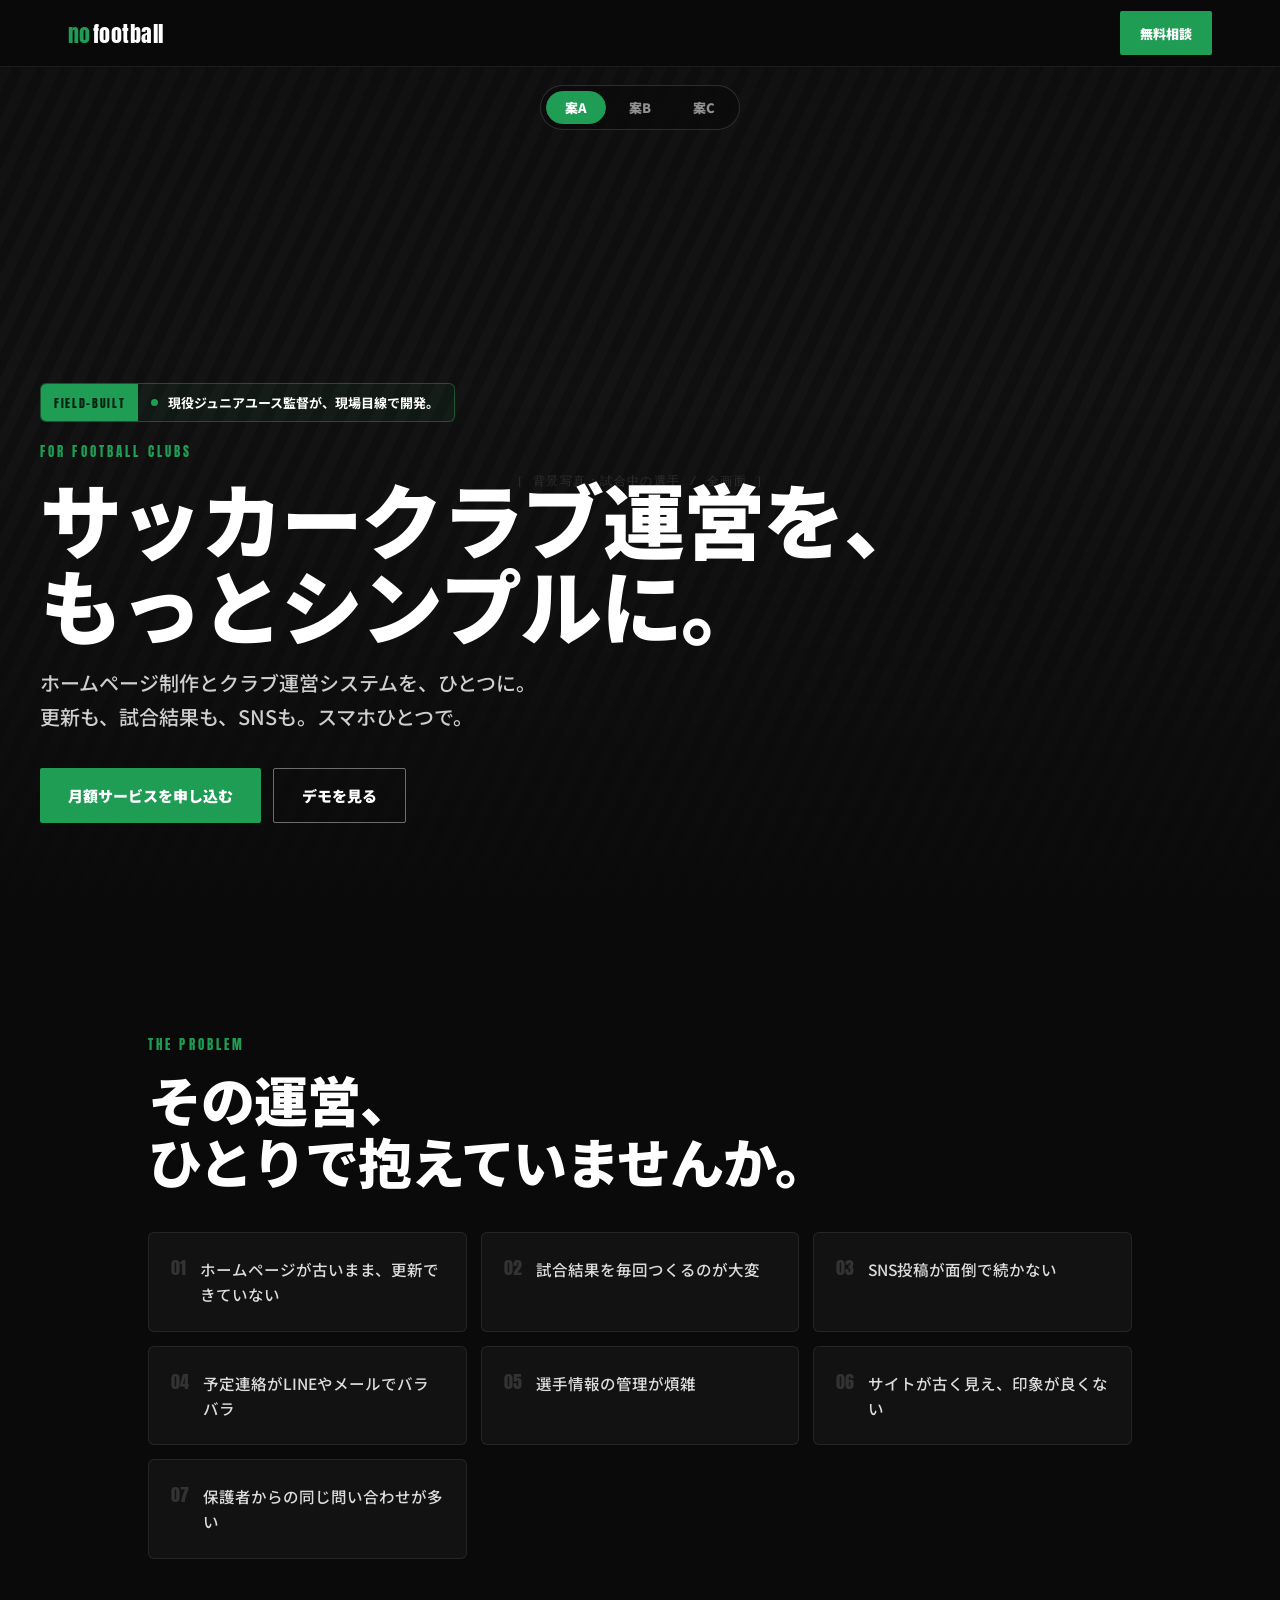
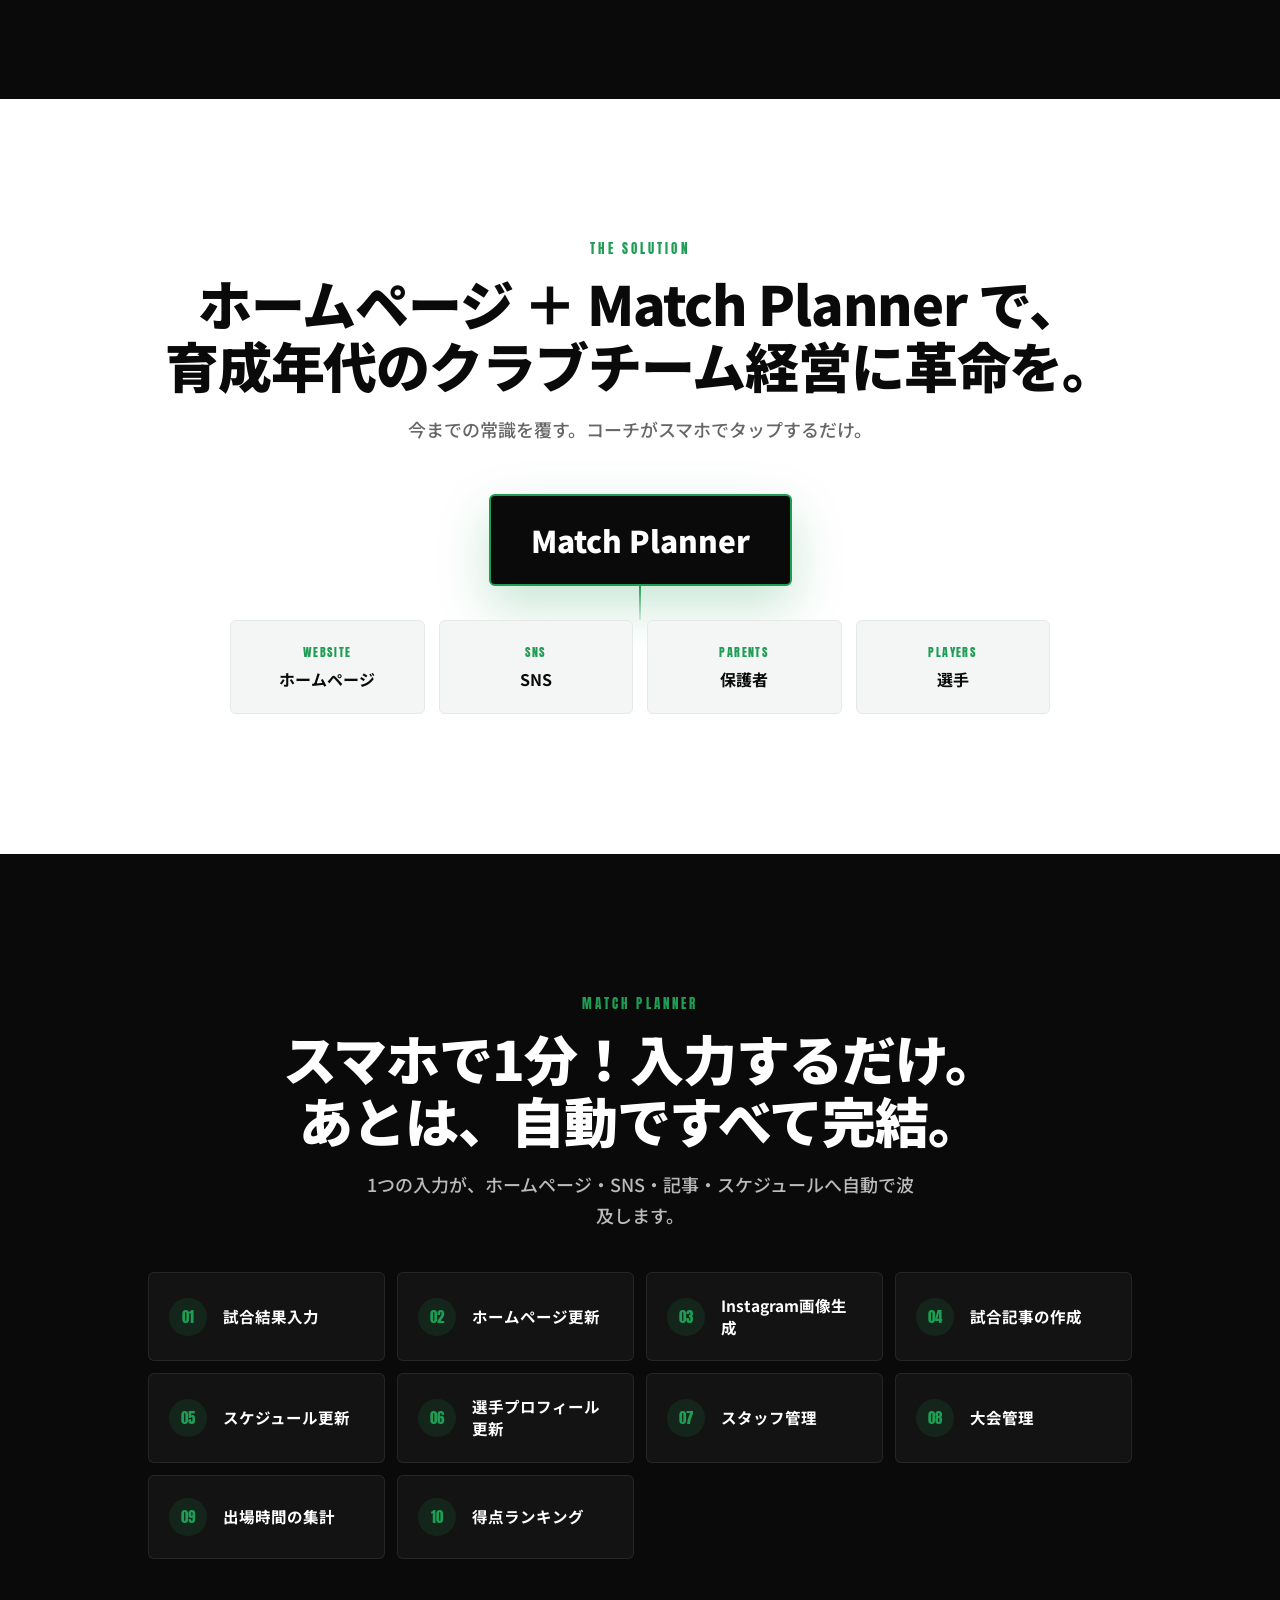
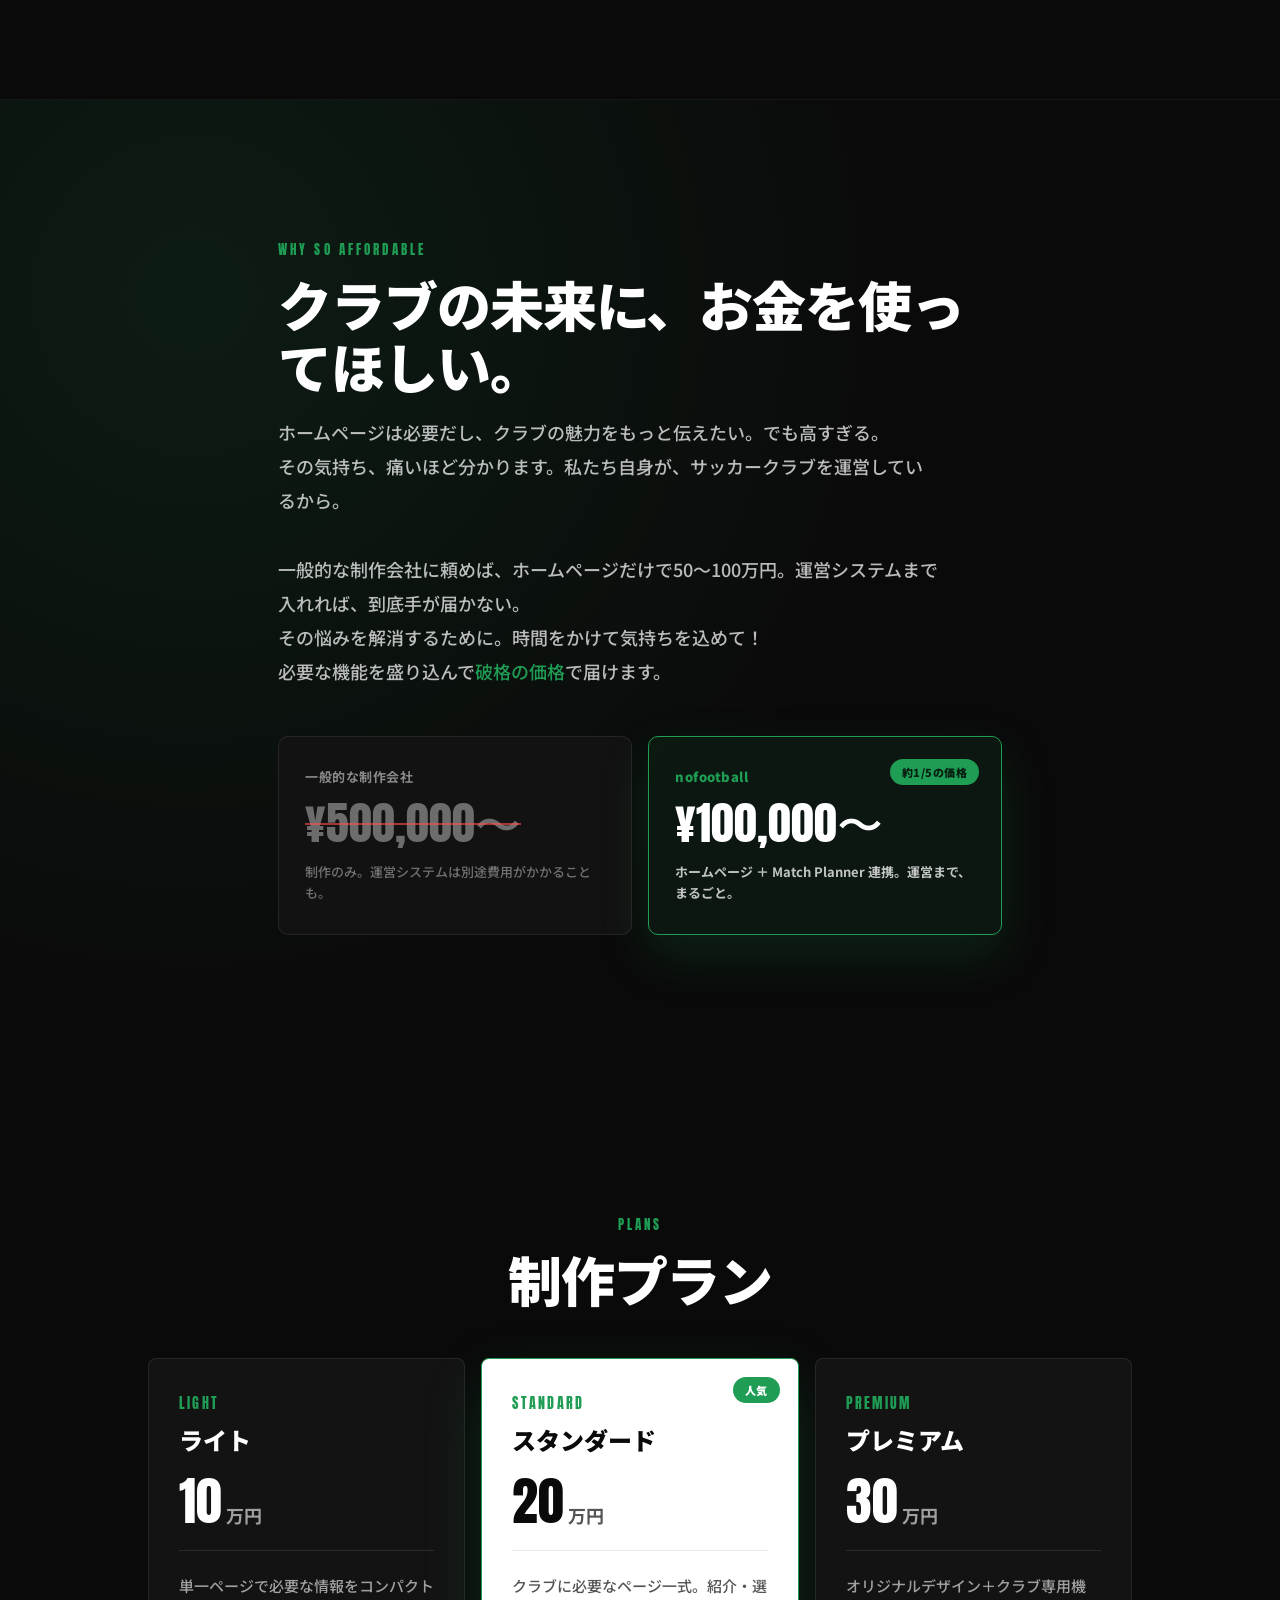
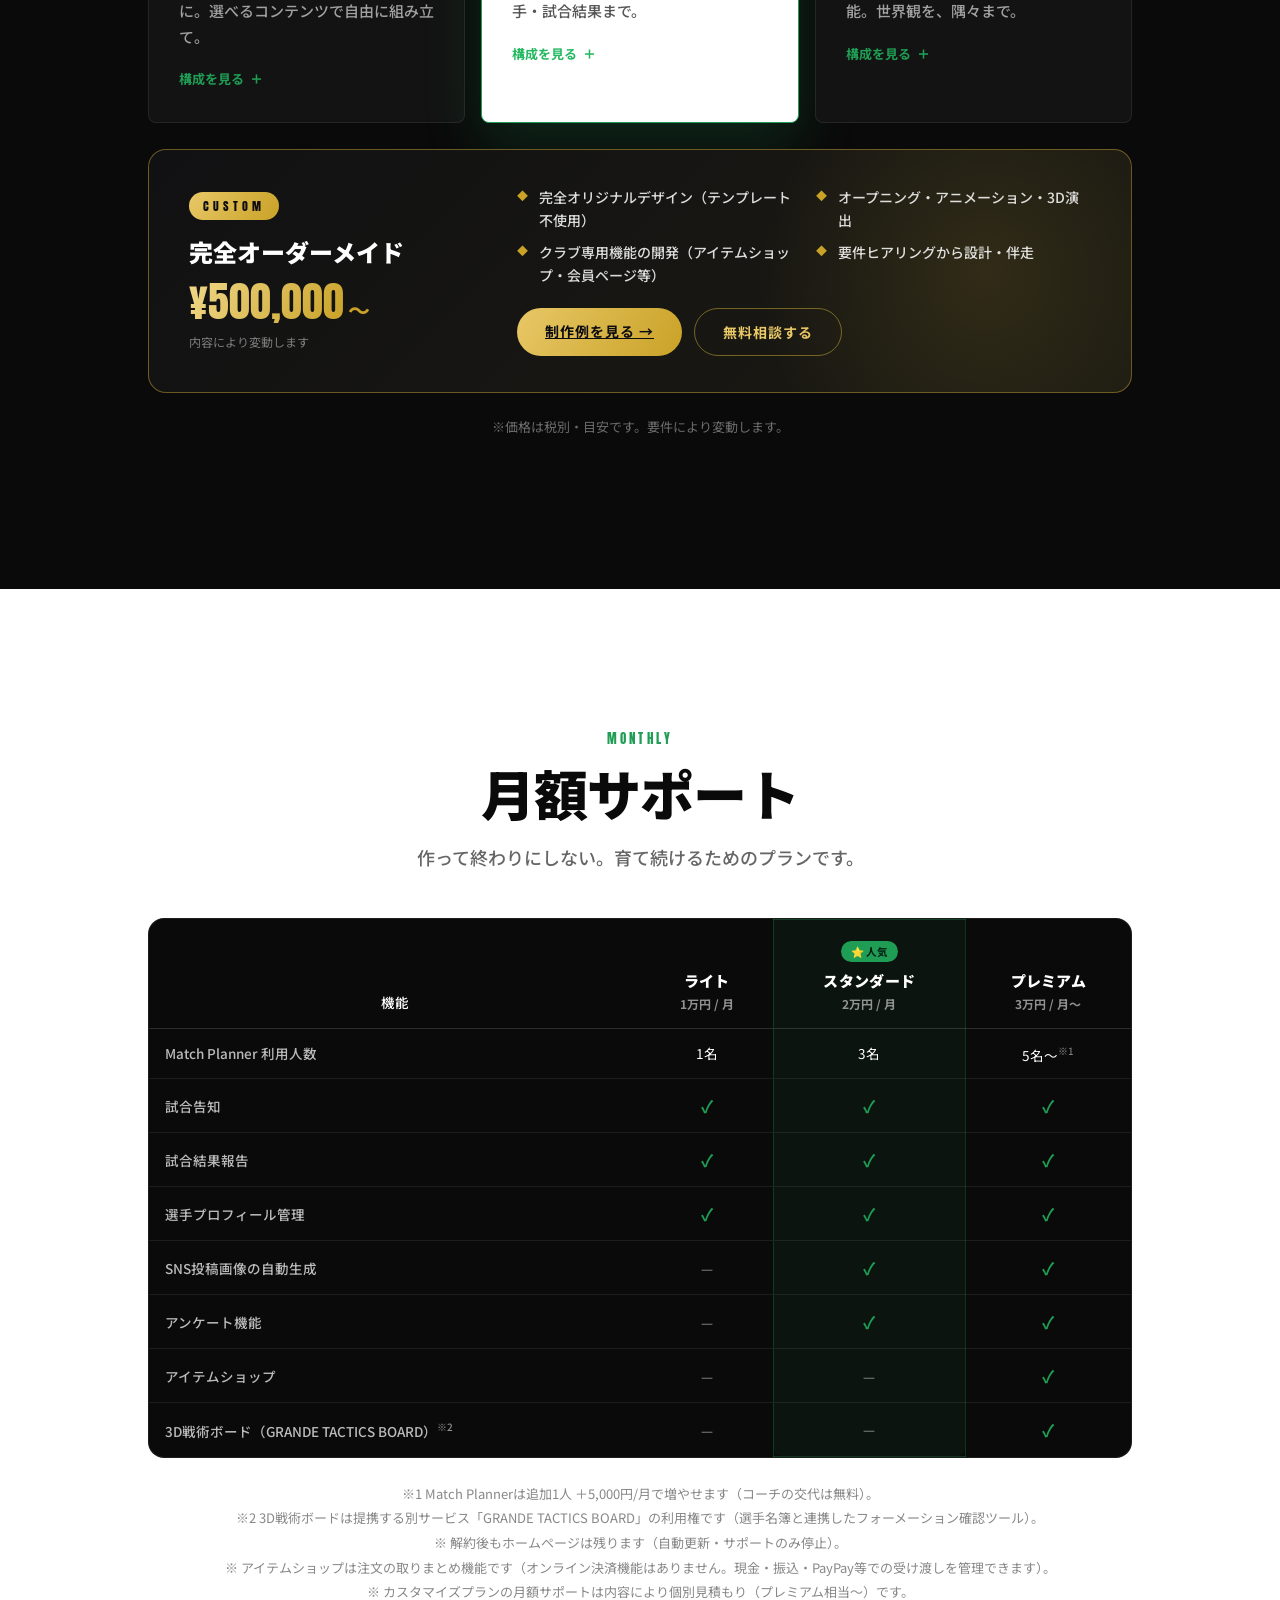
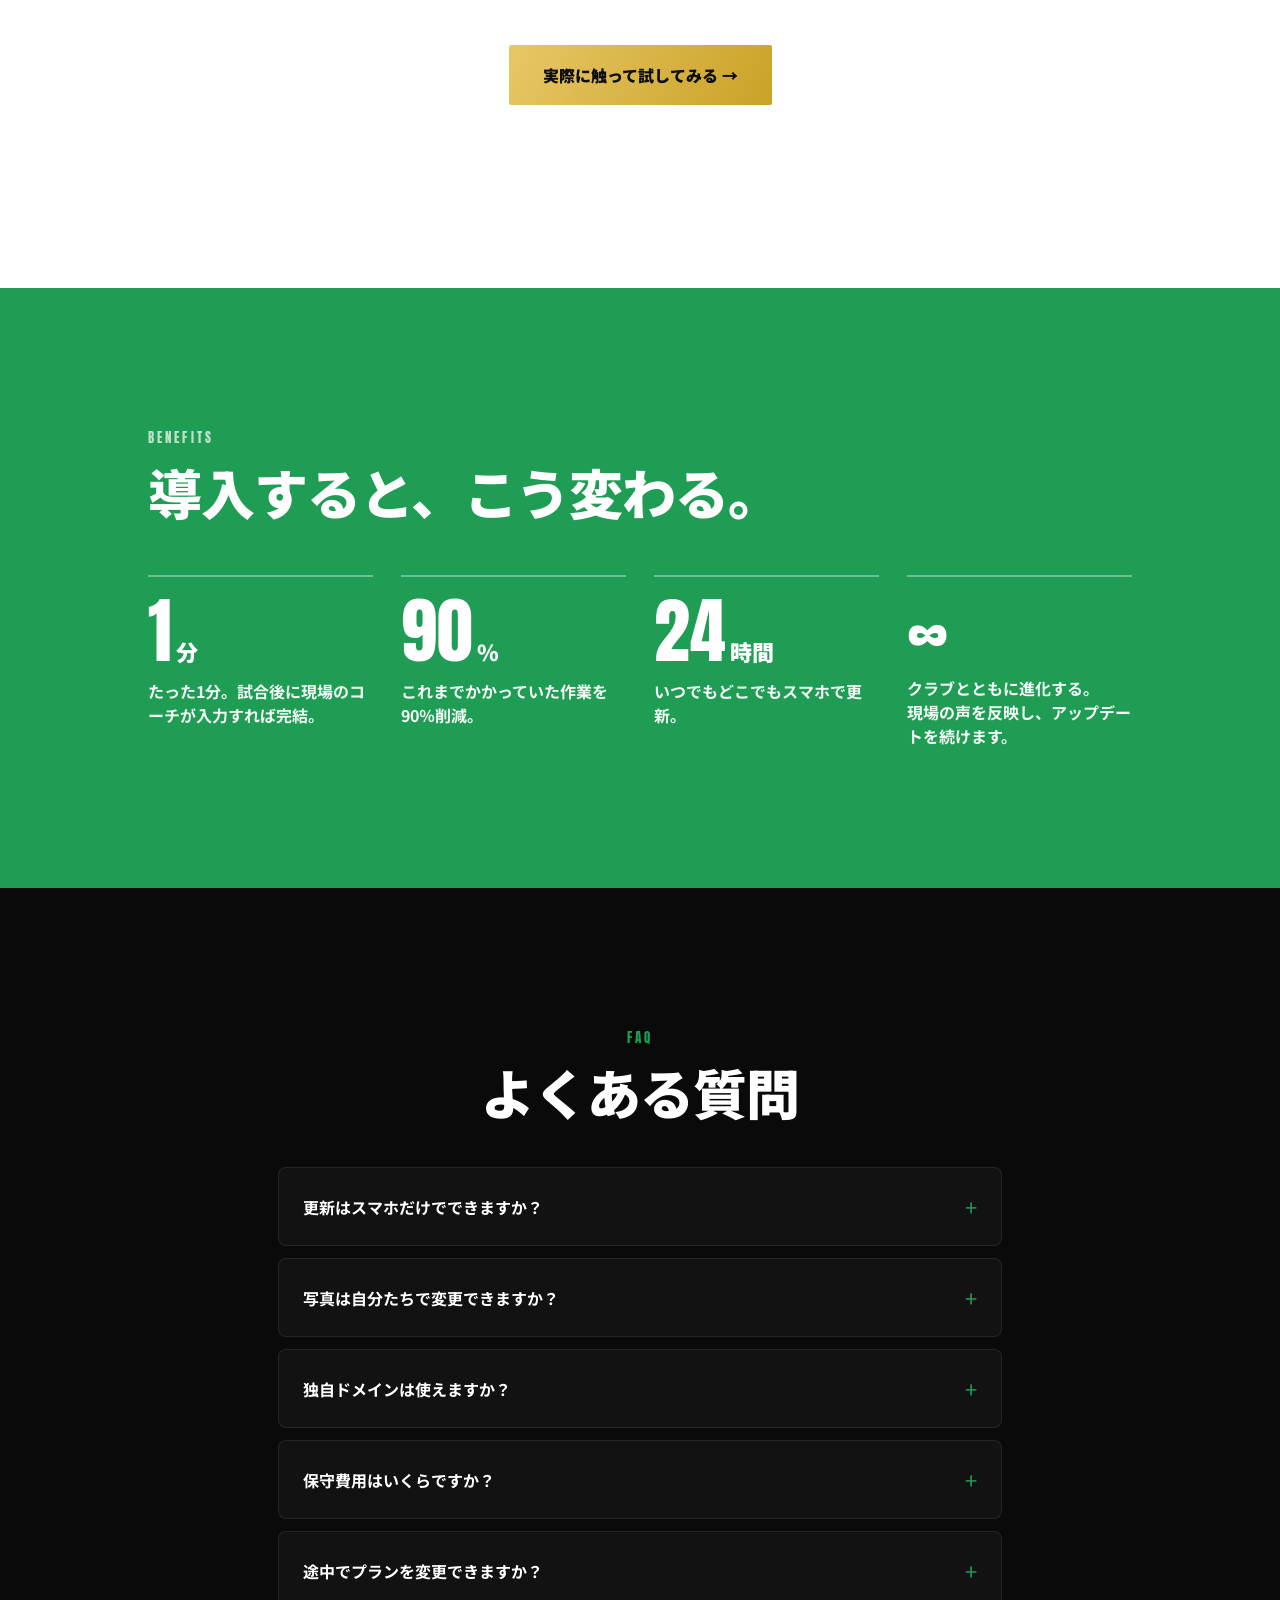
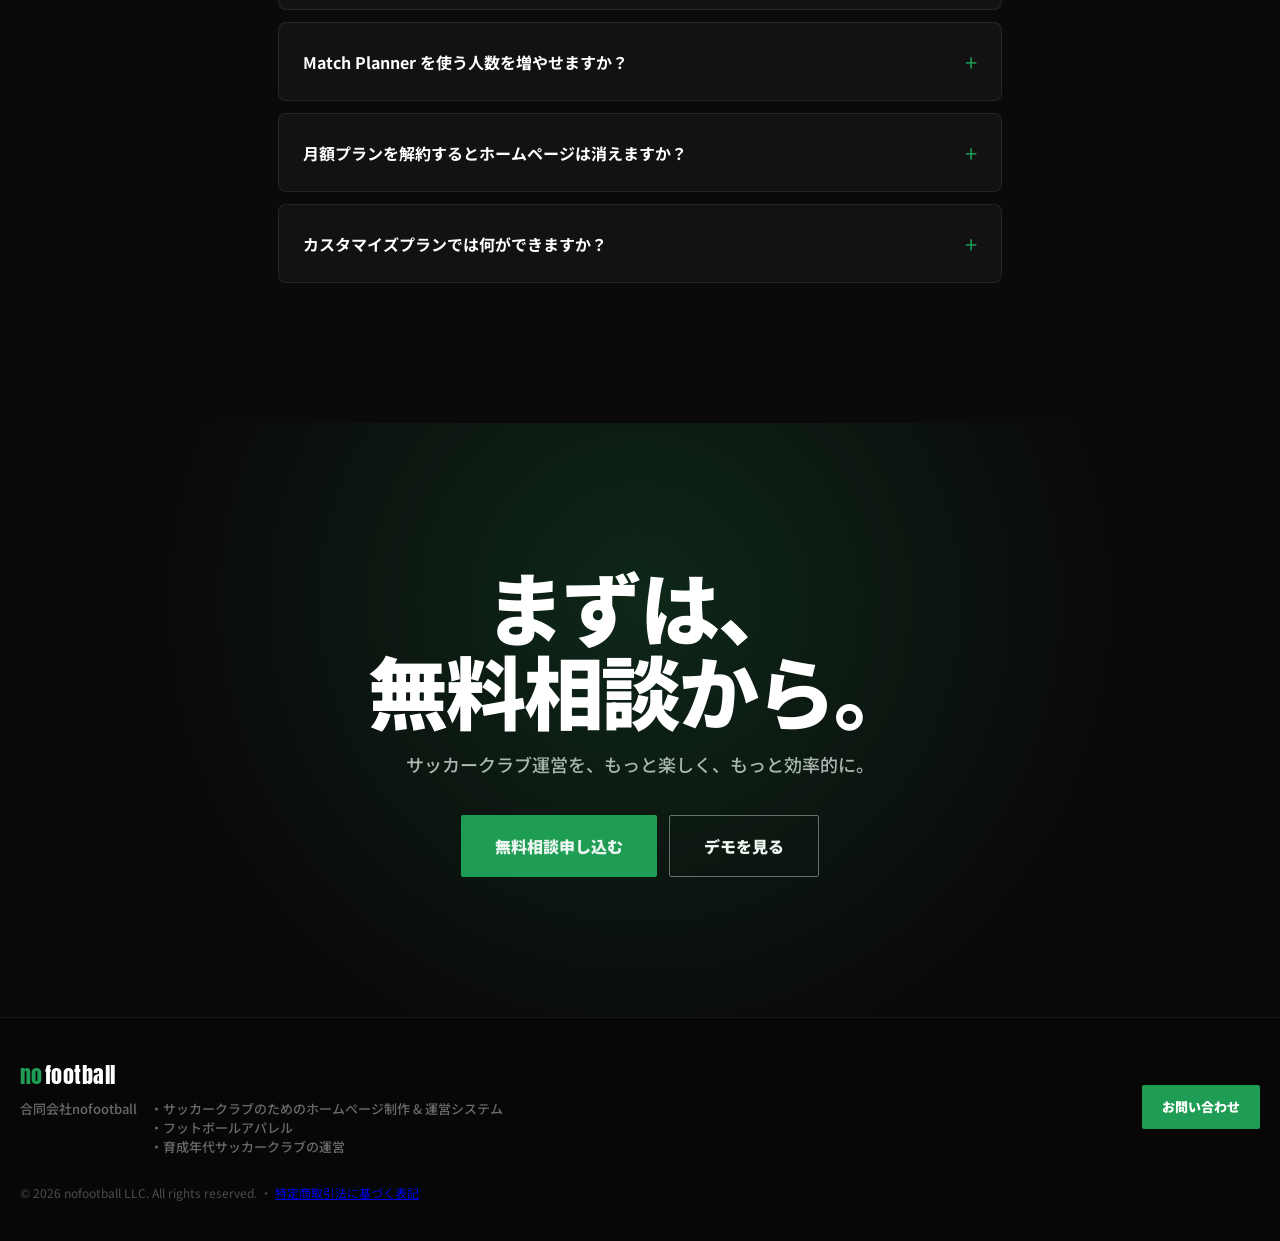
<file: index.html>
<!DOCTYPE html>
<html lang="ja">
<head>
<meta charset="UTF-8">
<meta name="viewport" content="width=device-width, initial-scale=1.0">
<title>nofootball | サッカークラブ運営を、もっとシンプルに。</title>
<meta name="description" content="サッカークラブ向けのホームページ制作とクラブ運営システム「Match Planner」をひとつに。試合結果を入力するだけでホームページ・SNS・記事が自動更新。無料相談受付中。">

<meta property="og:type" content="website">
<meta property="og:title" content="nofootball | サッカークラブ運営を、もっとシンプルに。">
<meta property="og:description" content="サッカークラブ向けのホームページ制作とクラブ運営システムをひとつに。試合結果を入力するだけで、あとは全部つながる。">
<meta property="og:locale" content="ja_JP">
<meta name="twitter:card" content="summary">

<link rel="preconnect" href="https://fonts.googleapis.com">
<link rel="preconnect" href="https://fonts.gstatic.com" crossorigin>
<link href="https://fonts.googleapis.com/css2?family=Anton&family=Noto+Sans+JP:wght@400;500;700;900&display=swap" rel="stylesheet">

<link rel="stylesheet" href="css/style.css">
</head>
<body>

<header class="nav" id="top">
  <div class="nav__inner">
    <a href="#top" class="nav__logo">
      <span class="nav__logo-accent">no</span>football
    </a>
    <button type="button" class="btn btn--nav" data-open-modal="consult">無料相談</button>
  </div>
</header>

<div class="hero-wrap">
  <div class="hero-switcher">
    <button type="button" class="pill" data-hero-btn="A">案A</button>
    <button type="button" class="pill" data-hero-btn="B">案B</button>
    <button type="button" class="pill" data-hero-btn="C">案C</button>
  </div>

  <section class="hero" data-hero="A">
    <div class="hero__bg" role="img" aria-label="試合中の選手の写真（背景）"></div>
    <div class="hero__gradient"></div>
    <div class="hero__inner">
      <div class="cbadge">
        <span class="cbadge__tag">FIELD-BUILT</span>
        <span class="cbadge__text"><span class="cbadge__dot"></span>現役ジュニアユース監督が、現場目線で開発。</span>
      </div>
      <div class="eyebrow">For Football Clubs</div>
      <h1 class="hero__title">サッカークラブ運営を、<br>もっとシンプルに。</h1>
      <p class="hero__text">ホームページ制作とクラブ運営システムを、ひとつに。<br>更新も、試合結果も、SNSも。スマホひとつで。</p>
      <div class="btn-row">
        <a href="demo/index.html#monthly" class="btn btn--primary">月額サービスを申し込む</a>
        <a href="demo/index.html" class="btn btn--ghost">デモを見る</a>
      </div>
    </div>
  </section>

  <section class="hero hero--split" data-hero="B" hidden>
    <div class="hero-split__left">
      <div class="cbadge cbadge--start">
        <span class="cbadge__tag">FIELD-BUILT</span>
        <span class="cbadge__text"><span class="cbadge__dot"></span>現役ジュニアユース監督が、現場目線で開発。</span>
      </div>
      <div class="eyebrow">Build &amp; Grow</div>
      <h1 class="hero__title hero__title--split">ホームページは<br><span class="text-accent">「作る時代」</span>から<br>「育てる時代」へ。</h1>
      <p class="hero__text">公開して終わりではなく、勝つたびに育っていくホームページを。制作とクラブ運営システムをひとつにしました。</p>
      <div class="btn-row">
        <a href="demo/index.html#monthly" class="btn btn--primary">月額サービスを申し込む</a>
        <a href="demo/index.html" class="btn btn--ghost">デモを見る</a>
      </div>
    </div>
    <div class="hero-split__right placeholder" role="img" aria-label="選手ポートレート（縦長写真）">
      <span>［ 縦長写真 ］<br>選手ポートレート</span>
    </div>
  </section>

  <section class="hero hero--center" data-hero="C" hidden>
    <div class="hero__bg hero__bg--center" aria-hidden="true"></div>
    <div class="hero__glow" aria-hidden="true"></div>
    <div class="hero__inner hero__inner--center">
      <div class="cbadge">
        <span class="cbadge__tag">FIELD-BUILT</span>
        <span class="cbadge__text"><span class="cbadge__dot"></span>現役ジュニアユース監督が、現場目線で開発。</span>
      </div>
      <div class="eyebrow eyebrow--big">Build · Grow · Win</div>
      <h1 class="hero__title">クラブの熱を、<br>そのまま届ける。</h1>
      <p class="hero__text hero__text--center">ホームページ制作とクラブ運営システムを、ひとつに。<br>運営をもっと楽しく、もっと効率的に。</p>
      <div class="btn-row btn-row--center">
        <a href="demo/index.html#monthly" class="btn btn--primary">月額サービスを申し込む</a>
        <a href="demo/index.html" class="btn btn--ghost">デモを見る</a>
      </div>
    </div>
  </section>
</div>

<section class="section section--dark">
  <div class="container">
    <div class="eyebrow">The Problem</div>
    <h2 class="heading">その運営、<br>ひとりで抱えていませんか。</h2>
    <div class="grid grid--pains">
      <div class="pain-card"><span class="pain-card__n">01</span><span class="pain-card__t">ホームページが古いまま、更新できていない</span></div>
      <div class="pain-card"><span class="pain-card__n">02</span><span class="pain-card__t">試合結果を毎回つくるのが大変</span></div>
      <div class="pain-card"><span class="pain-card__n">03</span><span class="pain-card__t">SNS投稿が面倒で続かない</span></div>
      <div class="pain-card"><span class="pain-card__n">04</span><span class="pain-card__t">予定連絡がLINEやメールでバラバラ</span></div>
      <div class="pain-card"><span class="pain-card__n">05</span><span class="pain-card__t">選手情報の管理が煩雑</span></div>
      <div class="pain-card"><span class="pain-card__n">06</span><span class="pain-card__t">サイトが古く見え、印象が良くない</span></div>
      <div class="pain-card"><span class="pain-card__n">07</span><span class="pain-card__t">保護者からの同じ問い合わせが多い</span></div>
    </div>
  </div>
</section>

<section class="section section--light">
  <div class="container container--center">
    <div class="eyebrow">The Solution</div>
    <h2 class="heading">ホームページ ＋ Match Planner で、<br>育成年代のクラブチーム経営に革命を。</h2>
    <p class="lead">今までの常識を覆す。コーチがスマホでタップするだけ。</p>

    <div class="flow">
      <div class="flow__core">Match Planner</div>
      <div class="flow__line"></div>
      <div class="grid grid--connects">
        <div class="connect-card"><div class="connect-card__en">WEBSITE</div><div class="connect-card__jp">ホームページ</div></div>
        <div class="connect-card"><div class="connect-card__en">SNS</div><div class="connect-card__jp">SNS</div></div>
        <div class="connect-card"><div class="connect-card__en">PARENTS</div><div class="connect-card__jp">保護者</div></div>
        <div class="connect-card"><div class="connect-card__en">PLAYERS</div><div class="connect-card__jp">選手</div></div>
      </div>
    </div>
  </div>
</section>

<section class="section section--dark">
  <div class="container">
    <div class="container--center">
      <div class="eyebrow">Match Planner</div>
      <h2 class="heading">スマホで1分！入力するだけ。<br>あとは、自動ですべて完結。</h2>
      <p class="lead lead--dark">1つの入力が、ホームページ・SNS・記事・スケジュールへ自動で波及します。</p>
    </div>

    <div class="grid grid--features">
      <div class="feature-card"><span class="feature-card__n">01</span><span class="feature-card__t">試合結果入力</span></div>
      <div class="feature-card"><span class="feature-card__n">02</span><span class="feature-card__t">ホームページ更新</span></div>
      <div class="feature-card"><span class="feature-card__n">03</span><span class="feature-card__t">Instagram画像生成</span></div>
      <div class="feature-card"><span class="feature-card__n">04</span><span class="feature-card__t">試合記事の作成</span></div>
      <div class="feature-card"><span class="feature-card__n">05</span><span class="feature-card__t">スケジュール更新</span></div>
      <div class="feature-card"><span class="feature-card__n">06</span><span class="feature-card__t">選手プロフィール更新</span></div>
      <div class="feature-card"><span class="feature-card__n">07</span><span class="feature-card__t">スタッフ管理</span></div>
      <div class="feature-card"><span class="feature-card__n">08</span><span class="feature-card__t">大会管理</span></div>
      <div class="feature-card"><span class="feature-card__n">09</span><span class="feature-card__t">出場時間の集計</span></div>
      <div class="feature-card"><span class="feature-card__n">10</span><span class="feature-card__t">得点ランキング</span></div>
    </div>
  </div>
</section>

<section class="section affordable">
  <div class="affordable-glow" aria-hidden="true"></div>
  <div class="container container--narrow">
    <div class="eyebrow">Why So Affordable</div>
    <h2 class="heading">クラブの未来に、お金を使ってほしい。</h2>
    <p class="lead lead--left lead--wide lead--dark">
      ホームページは必要だし、クラブの魅力をもっと伝えたい。でも高すぎる。<br>
      その気持ち、痛いほど分かります。私たち自身が、サッカークラブを運営しているから。<br><br>
      一般的な制作会社に頼めば、ホームページだけで50〜100万円。運営システムまで入れれば、到底手が届かない。<br>
      その悩みを解消するために。時間をかけて気持ちを込めて！<br>
      必要な機能を盛り込んで<span class="text-accent">破格の価格</span>で届けます。
    </p>

    <div class="affordable-grid">
      <div class="affordable-card">
        <div class="affordable-card__label">一般的な制作会社</div>
        <div class="affordable-card__price affordable-card__price--strike">¥500,000〜</div>
        <div class="affordable-card__desc">制作のみ。運営システムは別途費用がかかることも。</div>
      </div>
      <div class="affordable-card affordable-card--highlight">
        <span class="affordable-card__tag">約1/5の価格</span>
        <div class="affordable-card__label affordable-card__label--accent">nofootball</div>
        <div class="affordable-card__price">¥100,000〜</div>
        <div class="affordable-card__desc affordable-card__desc--light">ホームページ ＋ Match Planner 連携。運営まで、まるごと。</div>
      </div>
    </div>
  </div>
</section>

<section class="section section--dark" id="plans">
  <div class="container">
    <div class="container--center">
      <div class="eyebrow">Plans</div>
      <h2 class="heading">制作プラン</h2>
    </div>
    <div class="grid grid--plans">
      <div class="plan-card" data-plan-toggle="light" role="button" tabindex="0" aria-expanded="false">
        <div class="plan-card__en">Light</div>
        <div class="plan-card__name">ライト</div>
        <div class="plan-card__price"><span class="plan-card__num">10</span><span class="plan-card__unit">万円</span></div>
        <div class="plan-card__line"></div>
        <p class="plan-card__desc">単一ページで必要な情報をコンパクトに。選べるコンテンツで自由に組み立て。</p>
        <span class="plan-card__more">構成を見る <span class="plan-card__more-icon">＋</span></span>
      </div>
      <div class="plan-card plan-card--highlight" data-plan-toggle="standard" role="button" tabindex="0" aria-expanded="false">
        <span class="plan-card__tag">人気</span>
        <div class="plan-card__en">Standard</div>
        <div class="plan-card__name">スタンダード</div>
        <div class="plan-card__price"><span class="plan-card__num">20</span><span class="plan-card__unit">万円</span></div>
        <div class="plan-card__line"></div>
        <p class="plan-card__desc">クラブに必要なページ一式。紹介・選手・試合結果まで。</p>
        <span class="plan-card__more">構成を見る <span class="plan-card__more-icon">＋</span></span>
      </div>
      <div class="plan-card" data-plan-toggle="premium" role="button" tabindex="0" aria-expanded="false">
        <div class="plan-card__en">Premium</div>
        <div class="plan-card__name">プレミアム</div>
        <div class="plan-card__price"><span class="plan-card__num">30</span><span class="plan-card__unit">万円</span></div>
        <div class="plan-card__line"></div>
        <p class="plan-card__desc">オリジナルデザイン＋クラブ専用機能。世界観を、隅々まで。</p>
        <span class="plan-card__more">構成を見る <span class="plan-card__more-icon">＋</span></span>
      </div>
    </div>

    <!-- プラン構成の詳細（カードクリックで展開） -->
    <div class="plan-detail" id="plan-detail" hidden>
      <div class="plan-detail__panel" data-plan-panel="light" hidden>
        <div class="plan-detail__head">
          <span class="plan-detail__badge">LIGHT PLAN の構成</span>
          <div class="plan-detail__title">単一ページに、必要な情報をコンパクトに。</div>
        </div>
        <div class="plan-detail__grid">
          <div class="plan-detail__col">
            <div class="plan-detail__label">標準搭載項目</div>
            <ul class="plan-detail__list">
              <li>最新ニュース <span class="plan-detail__chip-tag">Match Planner連携</span></li>
              <li>試合告知 <span class="plan-detail__chip-tag">Match Planner連携</span></li>
              <li>試合結果 <span class="plan-detail__chip-tag">Match Planner連携</span></li>
              <li>フッター</li>
            </ul>
          </div>
          <div class="plan-detail__col plan-detail__col--wide">
            <div class="plan-detail__label">選べるコンテンツ <span class="plan-detail__label-note">（下記から8項目まで）</span></div>
            <div class="plan-detail__chips">
              <span class="plan-detail__chip">クラブ紹介</span>
              <span class="plan-detail__chip">クラブ理念</span>
              <span class="plan-detail__chip">指導方針</span>
              <span class="plan-detail__chip">スタッフ紹介</span>
              <span class="plan-detail__chip">活動カテゴリー（ジュニア・ジュニアユース・スクールなど）</span>
              <span class="plan-detail__chip">入会案内・選手募集</span>
              <span class="plan-detail__chip">会費</span>
              <span class="plan-detail__chip">スポンサー紹介</span>
              <span class="plan-detail__chip">卒団生進路</span>
              <span class="plan-detail__chip">ギャラリー（数枚）</span>
              <span class="plan-detail__chip">アクセス</span>
              <span class="plan-detail__chip">お問い合わせ</span>
              <span class="plan-detail__chip">FAQ</span>
              <span class="plan-detail__chip">SNS紹介</span>
              <span class="plan-detail__chip">動画</span>
            </div>
          </div>
        </div>
        <div class="plan-detail__cta">
          <p class="plan-detail__cta-text">欧州クラブ風・地域クラブ風・近未来風の3案をタブで見比べられます。</p>
          <a class="btn btn--primary" href="demo/light-plan.html" target="_blank" rel="noopener">実際のデザインを見る（A/B/C 3案）→</a>
        </div>
        <div class="plan-detail__cta">
          <p class="plan-detail__cta-text">デザインを確認済みの方は、こちらからそのままお申し込みいただけます。</p>
          <a class="btn btn--primary" href="checkout.html?plan=light">このプランで申し込む →</a>
        </div>
      </div>
      <div class="plan-detail__panel" data-plan-panel="standard" hidden>
        <div class="plan-detail__head">
          <span class="plan-detail__badge">STANDARD PLAN の構成</span>
          <div class="plan-detail__title">クラブに必要なページ一式を、まるごと。</div>
        </div>
        <div class="plan-detail__grid">
          <div class="plan-detail__col">
            <div class="plan-detail__label">4ページ構成</div>
            <ul class="plan-detail__list">
              <li>トップページ（ネクストマッチ・最新ニュース・試合結果・選手）</li>
              <li>お知らせページ <span class="plan-detail__chip-tag">Match Planner連携</span></li>
              <li>試合日程・結果ページ <span class="plan-detail__chip-tag">Match Planner連携</span></li>
              <li>選手紹介ページ</li>
            </ul>
          </div>
          <div class="plan-detail__col plan-detail__col--wide">
            <div class="plan-detail__label">標準機能</div>
            <div class="plan-detail__chips">
              <span class="plan-detail__chip">お知らせクリック→詳細表示（画像付き）</span>
              <span class="plan-detail__chip">試合結果クリック→得点者・レポート表示</span>
              <span class="plan-detail__chip">カテゴリー別タブ（U-15/U-12など）</span>
              <span class="plan-detail__chip">カラー・フォント・明暗のテーマ調整</span>
              <span class="plan-detail__chip">スマホ完全対応</span>
            </div>
          </div>
        </div>
        <div class="plan-detail__cta">
          <p class="plan-detail__cta-text">同じクラブでもここまで変わる。実際のデザインを3種類からご覧ください。</p>
          <div class="plan-detail__demo-btns">
            <a class="btn btn--ghost" href="https://tabatatsu109-netizen.github.io/football-hp-templates/demos/standard-power/" target="_blank" rel="noopener">① 力強い・プロ志向</a>
            <a class="btn btn--ghost" href="https://tabatatsu109-netizen.github.io/football-hp-templates/demos/standard-fresh/" target="_blank" rel="noopener">② 爽やか・親しみ</a>
            <a class="btn btn--ghost" href="https://tabatatsu109-netizen.github.io/football-hp-templates/demos/standard-classic/" target="_blank" rel="noopener">③ 名門・伝統</a>
          </div>
        </div>
        <div class="plan-detail__cta">
          <p class="plan-detail__cta-text">デザインを確認済みの方は、こちらからそのままお申し込みいただけます。</p>
          <a class="btn btn--primary" href="checkout.html?plan=standard">このプランで申し込む →</a>
        </div>
      </div>
      <div class="plan-detail__panel" data-plan-panel="premium" hidden>
        <div class="plan-detail__head">
          <span class="plan-detail__badge">PREMIUM PLAN の構成</span>
          <div class="plan-detail__title">世界観を、隅々まで。クラブ専用機能も。</div>
        </div>
        <div class="plan-detail__grid">
          <div class="plan-detail__col">
            <div class="plan-detail__label">スタンダードの全て＋</div>
            <ul class="plan-detail__list">
              <li>完全オリジナルデザイン（テンプレート不使用）</li>
              <li>会員専用ページ（ログイン制）</li>
              <li>アイテムショップ導線</li>
              <li>選手個人プロフィール強化</li>
            </ul>
          </div>
          <div class="plan-detail__col plan-detail__col--wide">
            <div class="plan-detail__label">世界観の演出</div>
            <div class="plan-detail__chips">
              <span class="plan-detail__chip">ニュースティッカー</span>
              <span class="plan-detail__chip">スクロール出現アニメーション</span>
              <span class="plan-detail__chip">クラブの色・書体で統一した世界観設計</span>
              <span class="plan-detail__chip">参考サイトの雰囲気を再現</span>
            </div>
          </div>
        </div>
        <div class="plan-detail__cta">
          <p class="plan-detail__cta-text">方向性の異なる3つのオリジナルコンセプトをご覧ください。（会員ページのデモPW: demo）</p>
          <div class="plan-detail__demo-btns">
            <a class="btn btn--ghost" href="https://tabatatsu109-netizen.github.io/football-hp-templates/demos/premium-night/" target="_blank" rel="noopener">NIGHT GAME</a>
            <a class="btn btn--ghost" href="https://tabatatsu109-netizen.github.io/football-hp-templates/demos/premium-journal/" target="_blank" rel="noopener">JOURNAL</a>
            <a class="btn btn--ghost" href="https://tabatatsu109-netizen.github.io/football-hp-templates/demos/premium-prism/" target="_blank" rel="noopener">PRISM</a>
          </div>
        </div>
        <div class="plan-detail__cta">
          <p class="plan-detail__cta-text">デザインを確認済みの方は、こちらからそのままお申し込みいただけます。</p>
          <a class="btn btn--primary" href="checkout.html?plan=premium">このプランで申し込む →</a>
        </div>
      </div>
    </div>

    <!-- カスタマイズプラン（別格枠） -->
    <div class="custom-card">
      <div class="custom-card__left">
        <span class="custom-card__tag">CUSTOM</span>
        <div class="custom-card__name">完全オーダーメイド</div>
        <div class="custom-card__price"><span class="custom-card__num">¥500,000</span><span class="custom-card__from">〜</span></div>
        <div class="custom-card__note">内容により変動します</div>
      </div>
      <div class="custom-card__body">
        <ul class="custom-card__features">
          <li>完全オリジナルデザイン（テンプレート不使用）</li>
          <li>オープニング・アニメーション・3D演出</li>
          <li>クラブ専用機能の開発（アイテムショップ・会員ページ等）</li>
          <li>要件ヒアリングから設計・伴走</li>
        </ul>
        <div class="custom-card__btns">
          <a href="works/grande.html" class="custom-card__btn custom-card__btn--gold">制作例を見る →</a>
          <button type="button" class="custom-card__btn custom-card__btn--ghost" data-open-modal="consult">無料相談する</button>
        </div>
      </div>
    </div>

    <p class="plan-note">※価格は税別・目安です。要件により変動します。</p>
  </div>
</section>

<section class="section section--light">
  <div class="container">
    <div class="container--center">
      <div class="eyebrow">Monthly</div>
      <h2 class="heading">月額サポート</h2>
      <p class="lead">作って終わりにしない。育て続けるためのプランです。</p>
    </div>
    <div class="plan-compare">
      <div class="plan-compare__scroll">
        <table class="plan-compare__table">
          <thead>
            <tr>
              <th class="plan-compare__feature-col">機能</th>
              <th><span class="plan-compare__name">ライト</span><span class="plan-compare__price">1万円 / 月</span></th>
              <th class="plan-compare__col--popular"><span class="plan-compare__badge">⭐ 人気</span><span class="plan-compare__name">スタンダード</span><span class="plan-compare__price">2万円 / 月</span></th>
              <th><span class="plan-compare__name">プレミアム</span><span class="plan-compare__price">3万円 / 月〜</span></th>
            </tr>
          </thead>
          <tbody>
            <tr>
              <td>Match Planner 利用人数</td>
              <td>1名</td>
              <td class="plan-compare__col--popular">3名</td>
              <td>5名〜<sup>※1</sup></td>
            </tr>
            <tr>
              <td>試合告知</td>
              <td class="plan-compare__check">✓</td>
              <td class="plan-compare__col--popular plan-compare__check">✓</td>
              <td class="plan-compare__check">✓</td>
            </tr>
            <tr>
              <td>試合結果報告</td>
              <td class="plan-compare__check">✓</td>
              <td class="plan-compare__col--popular plan-compare__check">✓</td>
              <td class="plan-compare__check">✓</td>
            </tr>
            <tr>
              <td>選手プロフィール管理</td>
              <td class="plan-compare__check">✓</td>
              <td class="plan-compare__col--popular plan-compare__check">✓</td>
              <td class="plan-compare__check">✓</td>
            </tr>
            <tr>
              <td>SNS投稿画像の自動生成</td>
              <td class="plan-compare__dash">—</td>
              <td class="plan-compare__col--popular plan-compare__check">✓</td>
              <td class="plan-compare__check">✓</td>
            </tr>
            <tr>
              <td>アンケート機能</td>
              <td class="plan-compare__dash">—</td>
              <td class="plan-compare__col--popular plan-compare__check">✓</td>
              <td class="plan-compare__check">✓</td>
            </tr>
            <tr>
              <td>アイテムショップ</td>
              <td class="plan-compare__dash">—</td>
              <td class="plan-compare__col--popular plan-compare__dash">—</td>
              <td class="plan-compare__check">✓</td>
            </tr>
            <tr>
              <td>3D戦術ボード（GRANDE TACTICS BOARD）<sup>※2</sup></td>
              <td class="plan-compare__dash">—</td>
              <td class="plan-compare__col--popular plan-compare__dash">—</td>
              <td class="plan-compare__check">✓</td>
            </tr>
          </tbody>
        </table>
      </div>
    </div>
    <p class="plan-note plan-note--light">
      ※1 Match Plannerは追加1人 ＋5,000円/月で増やせます（コーチの交代は無料）。<br>
      ※2 3D戦術ボードは提携する別サービス「GRANDE TACTICS BOARD」の利用権です（選手名簿と連携したフォーメーション確認ツール）。<br>
      ※ 解約後もホームページは残ります（自動更新・サポートのみ停止）。<br>
      ※ アイテムショップは注文の取りまとめ機能です（オンライン決済機能はありません。現金・振込・PayPay等での受け渡しを管理できます）。<br>
      ※ カスタマイズプランの月額サポートは内容により個別見積もり（プレミアム相当〜）です。
    </p>
    <div class="demo-plan-cta">
      <a href="demo/index.html" class="btn btn--gold btn--big">実際に触って試してみる →</a>
      <p class="case-hero__note" style="margin-top:14px">登録不要・この端末にのみ保存されるデモ環境です</p>
    </div>
  </div>
</section>

<section class="section section--accent">
  <div class="container">
    <div class="eyebrow eyebrow--on-accent">Benefits</div>
    <h2 class="heading heading--on-accent">導入すると、こう変わる。</h2>
    <div class="grid grid--benefits">
      <div class="benefit-card">
        <div class="benefit-card__num"><span class="benefit-card__big">1</span><span class="benefit-card__unit">分</span></div>
        <div class="benefit-card__label">たった1分。試合後に現場のコーチが入力すれば完結。</div>
      </div>
      <div class="benefit-card">
        <div class="benefit-card__num"><span class="benefit-card__big">90</span><span class="benefit-card__unit">%</span></div>
        <div class="benefit-card__label">これまでかかっていた作業を90％削減。</div>
      </div>
      <div class="benefit-card">
        <div class="benefit-card__num"><span class="benefit-card__big">24</span><span class="benefit-card__unit">時間</span></div>
        <div class="benefit-card__label">いつでもどこでもスマホで更新。</div>
      </div>
      <div class="benefit-card">
        <div class="benefit-card__num"><span class="benefit-card__big">∞</span></div>
        <div class="benefit-card__label">クラブとともに進化する。<br>現場の声を反映し、アップデートを続けます。</div>
      </div>
    </div>
  </div>
</section>

<section class="section section--dark">
  <div class="container container--narrow">
    <div class="container--center">
      <div class="eyebrow">FAQ</div>
      <h2 class="heading">よくある質問</h2>
    </div>
    <div class="faq-list">
      <div class="faq-item">
        <button type="button" class="faq-item__q">
          <span>更新はスマホだけでできますか？</span>
          <span class="faq-item__icon">+</span>
        </button>
        <div class="faq-item__a">はい。試合結果もニュース投稿も、スマホから数分で完結します。パソコンは不要です。</div>
      </div>
      <div class="faq-item">
        <button type="button" class="faq-item__q">
          <span>写真は自分たちで変更できますか？</span>
          <span class="faq-item__icon">+</span>
        </button>
        <div class="faq-item__a">はい。管理画面から、ドラッグ＆ドロップで簡単に差し替えられます。難しい操作は一切ありません。</div>
      </div>
      <div class="faq-item">
        <button type="button" class="faq-item__q">
          <span>独自ドメインは使えますか？</span>
          <span class="faq-item__icon">+</span>
        </button>
        <div class="faq-item__a">はい。お持ちのドメインをそのまま利用できます。新規取得の代行も承ります。</div>
      </div>
      <div class="faq-item">
        <button type="button" class="faq-item__q">
          <span>保守費用はいくらですか？</span>
          <span class="faq-item__icon">+</span>
        </button>
        <div class="faq-item__a">月額1万円〜のサポートプランからお選びいただけます。必要な範囲だけを選べます。</div>
      </div>
      <div class="faq-item">
        <button type="button" class="faq-item__q">
          <span>途中でプランを変更できますか？</span>
          <span class="faq-item__icon">+</span>
        </button>
        <div class="faq-item__a">いつでも変更可能です。クラブの成長に合わせて、機能やサポート範囲を調整できます。</div>
      </div>
      <div class="faq-item">
        <button type="button" class="faq-item__q">
          <span>Match Planner を使う人数を増やせますか？</span>
          <span class="faq-item__icon">+</span>
        </button>
        <div class="faq-item__a">プランの人数（ライト1人・スタンダード3人・プレミアム5人）に加えて、追加1人あたり月5,000円で増やせます。コーチの交代（入れ替え）は無料です。</div>
      </div>
      <div class="faq-item">
        <button type="button" class="faq-item__q">
          <span>月額プランを解約するとホームページは消えますか？</span>
          <span class="faq-item__icon">+</span>
        </button>
        <div class="faq-item__a">消えません。ホームページは制作費をいただいた時点でクラブのものです。解約後は試合結果などの自動更新とサポートが停止するだけで、サイト自体はそのまま残ります。</div>
      </div>
      <div class="faq-item">
        <button type="button" class="faq-item__q">
          <span>カスタマイズプランでは何ができますか？</span>
          <span class="faq-item__icon">+</span>
        </button>
        <div class="faq-item__a">テンプレートを使わない完全オリジナルデザインに加え、オープニング演出・アニメーション・3D表現、アイテムショップや会員ページなどクラブ専用機能の開発まで、要件のヒアリングから一緒に作り上げます。料金は50万円〜（内容により変動）。制作例は「制作プラン」のCUSTOM枠からご覧いただけます。</div>
      </div>
    </div>
  </div>
</section>

<section class="section section--cta">
  <div class="cta-glow"></div>
  <div class="container container--narrow container--center">
    <h2 class="cta-title">まずは、<br>無料相談から。</h2>
    <p class="lead lead--dark">サッカークラブ運営を、もっと楽しく、もっと効率的に。</p>
    <div class="btn-row btn-row--center">
      <button type="button" class="btn btn--primary btn--big" data-open-modal="consult">無料相談申し込む</button>
      <button type="button" class="btn btn--ghost btn--big" data-open-modal="demo">デモを見る</button>
    </div>
  </div>
</section>

<footer class="footer">
  <div class="footer__inner">
    <div>
      <div class="nav__logo"><span class="nav__logo-accent">no</span>football</div>
      <div class="footer__desc">合同会社nofootball　・サッカークラブのためのホームページ制作 &amp; 運営システム<br>　　　　　　　　　　・フットボールアパレル<br>　　　　　　　　　　・育成年代サッカークラブの運営</div>
    </div>
    <button type="button" class="btn btn--nav" data-open-modal="consult">お問い合わせ</button>
  </div>
  <div class="footer__copyright">© 2026 nofootball LLC. All rights reserved. ・ <a href="tokushoho.html">特定商取引法に基づく表記</a></div>
</footer>

<div class="modal" id="modal" aria-hidden="true">
  <div class="modal__backdrop" data-close-modal></div>
  <div class="modal__panel" role="dialog" aria-modal="true" aria-labelledby="modal-title">
    <div class="modal__header">
      <div class="modal__tabs">
        <button type="button" class="modal__tab" data-tab="consult">無料相談</button>
        <button type="button" class="modal__tab" data-tab="demo">デモを見る</button>
      </div>
      <button type="button" class="modal__close" data-close-modal aria-label="閉じる">×</button>
    </div>

    <div class="modal__done" hidden>
      <div class="modal__done-icon">✓</div>
      <h3 class="modal__done-title">送信しました。</h3>
      <p class="modal__done-text">担当者より2営業日以内にご連絡いたします。<br>ありがとうございます。</p>
      <button type="button" class="btn btn--primary btn--full" data-close-modal>閉じる</button>
    </div>

    <div class="modal__form-wrap">
      <div class="modal__demo-preview" hidden role="img" aria-label="デモ動画・画面キャプチャ">
        <span>［ デモ動画 / 画面キャプチャ ］</span>
      </div>
      <p class="modal__demo-text" hidden>Match Planner の操作画面をご案内します。日程を送るだけで、あとはこちらでデモをご用意します。</p>

      <form class="modal__form" id="lead-form" novalidate>
        <input class="input" type="text" name="name" placeholder="お名前" required>
        <input class="input" type="text" name="club" placeholder="クラブ名" required>
        <input class="input" type="email" name="email" placeholder="メールアドレス" required>
        <input class="input" type="tel" name="phone" placeholder="電話番号（任意）">
        <textarea class="input input--area" name="message" placeholder="ご相談内容（任意）"></textarea>
        <button type="submit" class="btn btn--primary btn--full">この内容で相談する</button>
      </form>
      <p class="modal__privacy">送信いただいた内容は、ご連絡以外の目的には使用いたしません。</p>
    </div>
  </div>
</div>

<script src="js/app.js"></script>
</body>
</html>
</file>
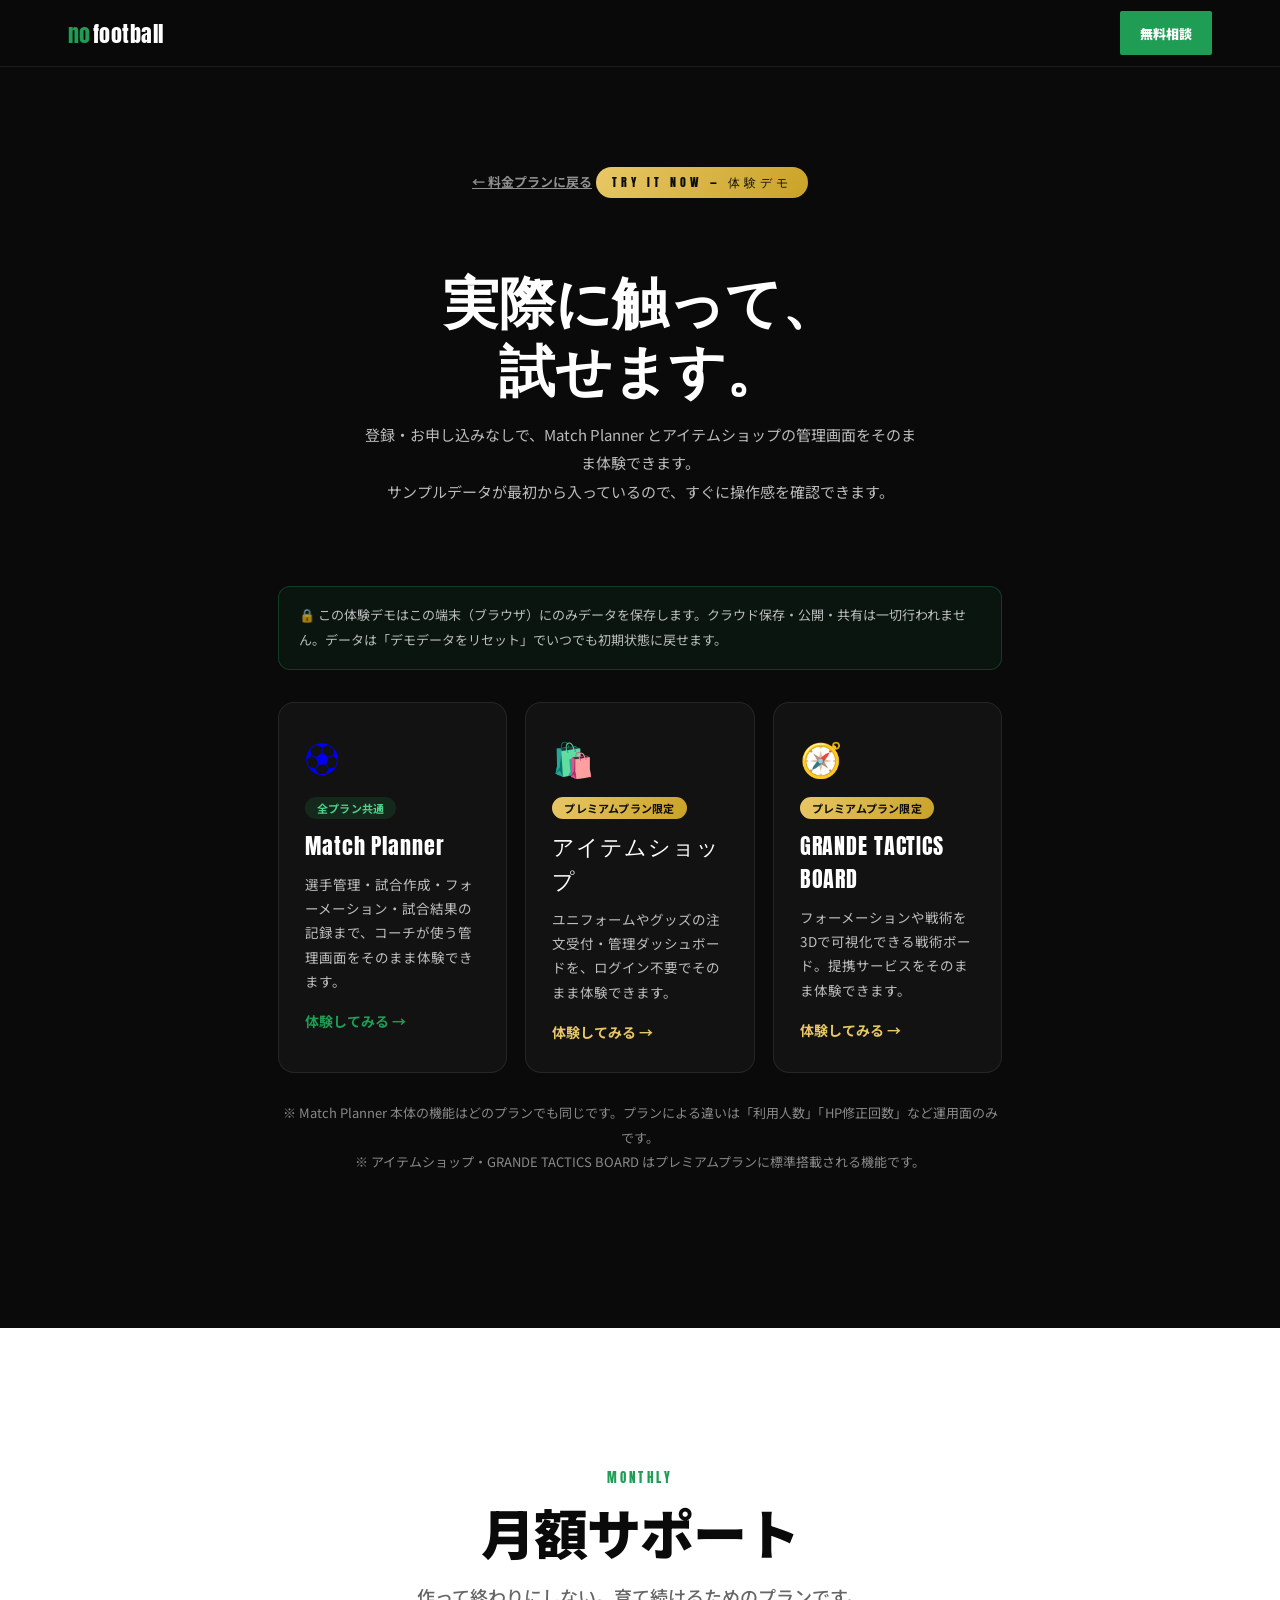
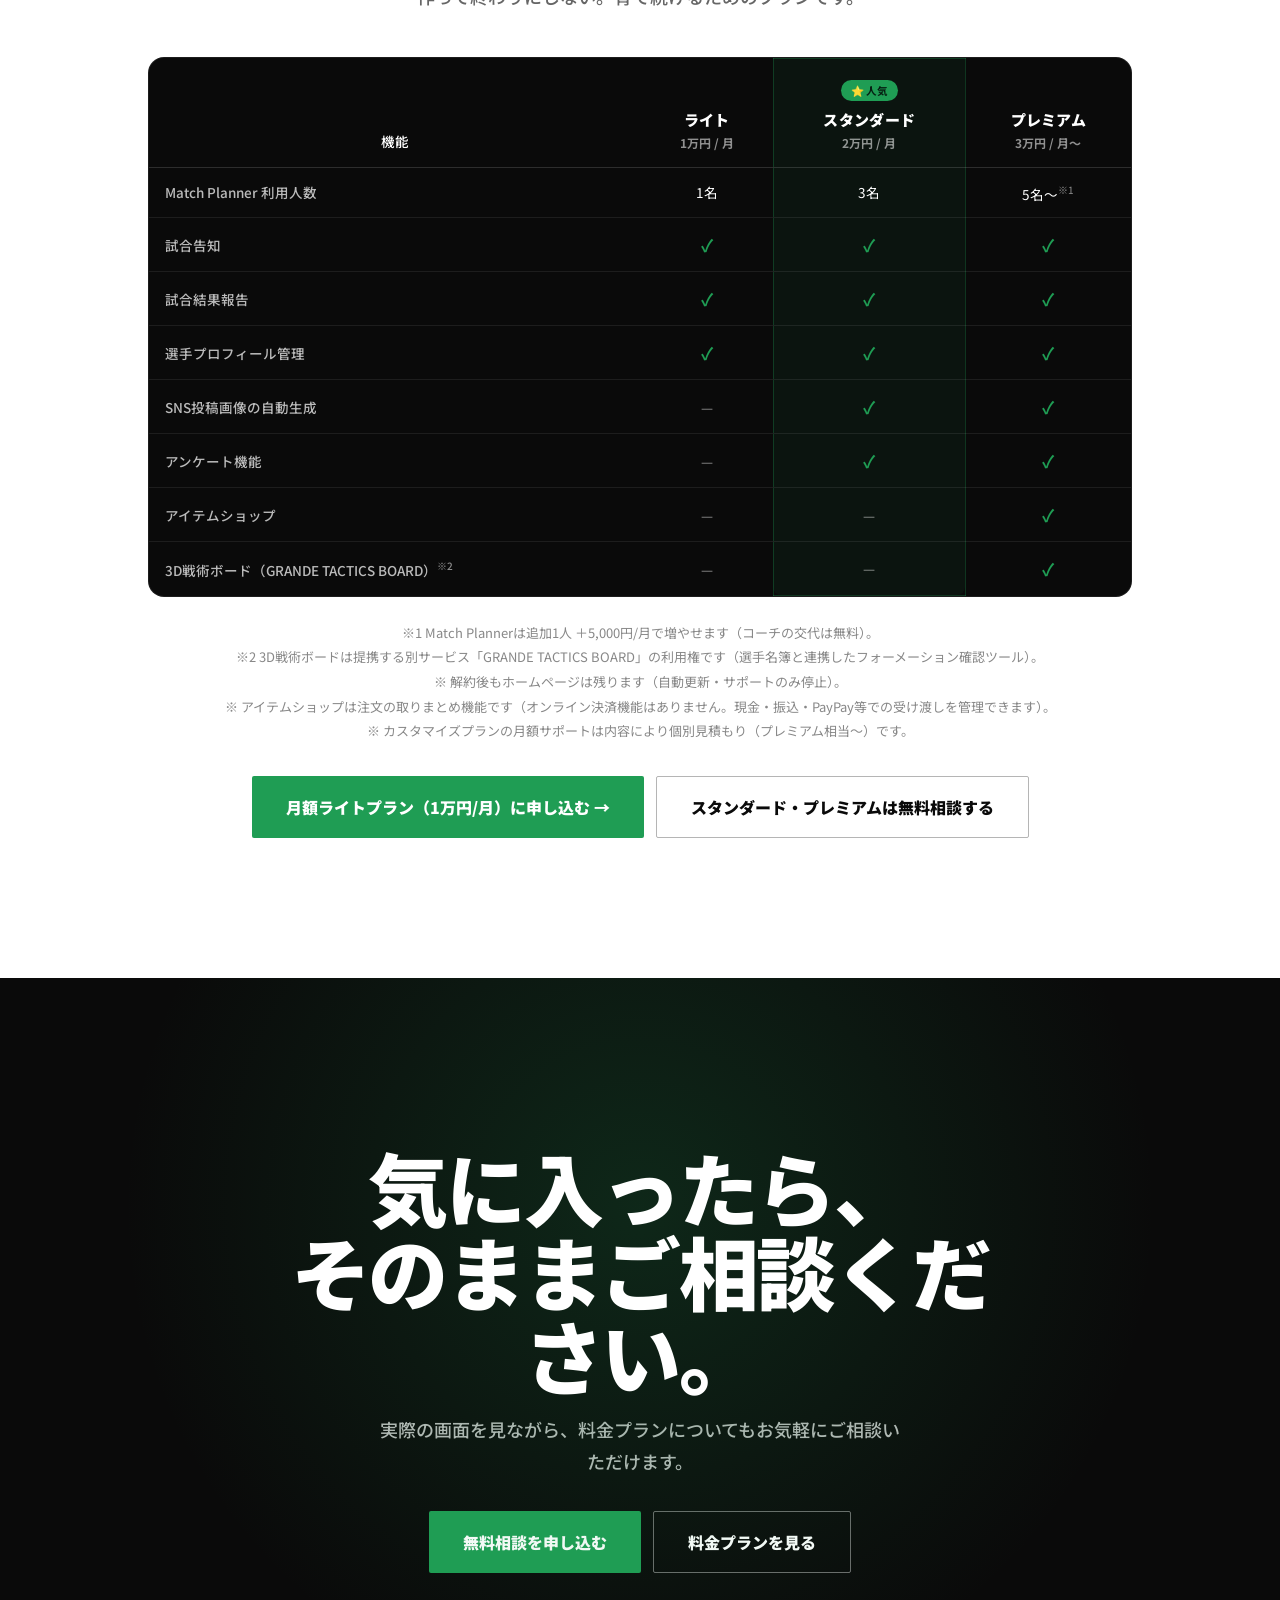
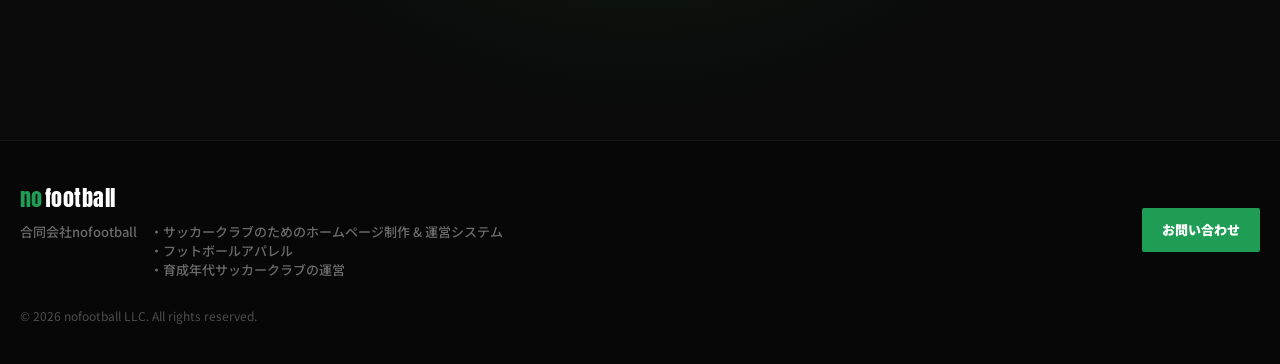
<file: demo/index.html>
<!DOCTYPE html>
<html lang="ja">
<head>
<meta charset="UTF-8">
<meta name="viewport" content="width=device-width, initial-scale=1.0">
<title>体験デモ：Match Planner ＆ アイテムショップ | nofootball</title>
<meta name="description" content="Match Planner とアイテムショップを、実際にブラウザで操作して試せる体験デモです。データはこの端末のみに保存され、公開・共有はされません。">

<meta property="og:type" content="website">
<meta property="og:title" content="体験デモ：Match Planner ＆ アイテムショップ | nofootball">
<meta property="og:description" content="実際に触って試せる体験デモ。登録不要・この端末にのみ保存されます。">
<meta property="og:locale" content="ja_JP">

<link rel="preconnect" href="https://fonts.googleapis.com">
<link rel="preconnect" href="https://fonts.gstatic.com" crossorigin>
<link href="https://fonts.googleapis.com/css2?family=Anton&family=Noto+Sans+JP:wght@400;500;700;900&display=swap" rel="stylesheet">

<link rel="stylesheet" href="../css/style.css">
</head>
<body>

<header class="nav" id="top">
  <div class="nav__inner">
    <a href="../index.html" class="nav__logo">
      <span class="nav__logo-accent">no</span>football
    </a>
    <button type="button" class="btn btn--nav" data-open-modal="consult">無料相談</button>
  </div>
</header>

<section class="case-hero">
  <div class="container container--narrow container--center">
    <a href="../index.html#top" class="case-hero__back">← 料金プランに戻る</a>
    <div class="case-hero__tag">TRY IT NOW — 体験デモ</div>
    <h1 class="case-hero__title">実際に触って、<br>試せます。</h1>
    <p class="case-hero__lead">
      登録・お申し込みなしで、Match Planner とアイテムショップの管理画面をそのまま体験できます。<br>
      サンプルデータが最初から入っているので、すぐに操作感を確認できます。
    </p>
  </div>
</section>

<section class="section section--dark" style="padding-top:0">
  <div class="container container--narrow">
    <div class="demo-notice">
      🔒 この体験デモはこの端末（ブラウザ）にのみデータを保存します。クラウド保存・公開・共有は一切行われません。データは「デモデータをリセット」でいつでも初期状態に戻せます。
    </div>

    <div class="grid demo-select-grid">
      <a href="planner/index.html" class="demo-select-card">
        <div class="demo-select-card__icon">⚽</div>
        <span class="demo-plan-badge demo-plan-badge--all">全プラン共通</span>
        <div class="demo-select-card__name">Match Planner</div>
        <div class="demo-select-card__desc">選手管理・試合作成・フォーメーション・試合結果の記録まで、コーチが使う管理画面をそのまま体験できます。</div>
        <div class="demo-select-card__cta">体験してみる →</div>
      </a>
      <a href="shop/index.html" class="demo-select-card demo-select-card--gold">
        <div class="demo-select-card__icon">🛍️</div>
        <span class="demo-plan-badge demo-plan-badge--premium">プレミアムプラン限定</span>
        <div class="demo-select-card__name">アイテムショップ</div>
        <div class="demo-select-card__desc">ユニフォームやグッズの注文受付・管理ダッシュボードを、ログイン不要でそのまま体験できます。</div>
        <div class="demo-select-card__cta">体験してみる →</div>
      </a>
      <a href="https://grande-tactics-board.web.app/members-board.html" target="_blank" rel="noopener" class="demo-select-card demo-select-card--gold">
        <div class="demo-select-card__icon">🧭</div>
        <span class="demo-plan-badge demo-plan-badge--premium">プレミアムプラン限定</span>
        <div class="demo-select-card__name">GRANDE TACTICS BOARD</div>
        <div class="demo-select-card__desc">フォーメーションや戦術を3Dで可視化できる戦術ボード。提携サービスをそのまま体験できます。</div>
        <div class="demo-select-card__cta">体験してみる →</div>
      </a>
    </div>

    <p class="plan-note plan-note--light" style="margin-top:28px">
      ※ Match Planner 本体の機能はどのプランでも同じです。プランによる違いは「利用人数」「HP修正回数」など運用面のみです。<br>
      ※ アイテムショップ・GRANDE TACTICS BOARD はプレミアムプランに標準搭載される機能です。
    </p>
  </div>
</section>

<section class="section section--light" id="monthly">
  <div class="container">
    <div class="container--center">
      <div class="eyebrow">Monthly</div>
      <h2 class="heading">月額サポート</h2>
      <p class="lead">作って終わりにしない。育て続けるためのプランです。</p>
    </div>
    <div class="plan-compare">
      <div class="plan-compare__scroll">
        <table class="plan-compare__table">
          <thead>
            <tr>
              <th class="plan-compare__feature-col">機能</th>
              <th><span class="plan-compare__name">ライト</span><span class="plan-compare__price">1万円 / 月</span></th>
              <th class="plan-compare__col--popular"><span class="plan-compare__badge">⭐ 人気</span><span class="plan-compare__name">スタンダード</span><span class="plan-compare__price">2万円 / 月</span></th>
              <th><span class="plan-compare__name">プレミアム</span><span class="plan-compare__price">3万円 / 月〜</span></th>
            </tr>
          </thead>
          <tbody>
            <tr>
              <td>Match Planner 利用人数</td>
              <td>1名</td>
              <td class="plan-compare__col--popular">3名</td>
              <td>5名〜<sup>※1</sup></td>
            </tr>
            <tr>
              <td>試合告知</td>
              <td class="plan-compare__check">✓</td>
              <td class="plan-compare__col--popular plan-compare__check">✓</td>
              <td class="plan-compare__check">✓</td>
            </tr>
            <tr>
              <td>試合結果報告</td>
              <td class="plan-compare__check">✓</td>
              <td class="plan-compare__col--popular plan-compare__check">✓</td>
              <td class="plan-compare__check">✓</td>
            </tr>
            <tr>
              <td>選手プロフィール管理</td>
              <td class="plan-compare__check">✓</td>
              <td class="plan-compare__col--popular plan-compare__check">✓</td>
              <td class="plan-compare__check">✓</td>
            </tr>
            <tr>
              <td>SNS投稿画像の自動生成</td>
              <td class="plan-compare__dash">—</td>
              <td class="plan-compare__col--popular plan-compare__check">✓</td>
              <td class="plan-compare__check">✓</td>
            </tr>
            <tr>
              <td>アンケート機能</td>
              <td class="plan-compare__dash">—</td>
              <td class="plan-compare__col--popular plan-compare__check">✓</td>
              <td class="plan-compare__check">✓</td>
            </tr>
            <tr>
              <td>アイテムショップ</td>
              <td class="plan-compare__dash">—</td>
              <td class="plan-compare__col--popular plan-compare__dash">—</td>
              <td class="plan-compare__check">✓</td>
            </tr>
            <tr>
              <td>3D戦術ボード（GRANDE TACTICS BOARD）<sup>※2</sup></td>
              <td class="plan-compare__dash">—</td>
              <td class="plan-compare__col--popular plan-compare__dash">—</td>
              <td class="plan-compare__check">✓</td>
            </tr>
          </tbody>
        </table>
      </div>
    </div>
    <p class="plan-note plan-note--light">
      ※1 Match Plannerは追加1人 ＋5,000円/月で増やせます（コーチの交代は無料）。<br>
      ※2 3D戦術ボードは提携する別サービス「GRANDE TACTICS BOARD」の利用権です（選手名簿と連携したフォーメーション確認ツール）。<br>
      ※ 解約後もホームページは残ります（自動更新・サポートのみ停止）。<br>
      ※ アイテムショップは注文の取りまとめ機能です（オンライン決済機能はありません。現金・振込・PayPay等での受け渡しを管理できます）。<br>
      ※ カスタマイズプランの月額サポートは内容により個別見積もり（プレミアム相当〜）です。
    </p>
    <div class="btn-row btn-row--center" style="margin-top:32px">
      <a href="https://buy.stripe.com/dRm6oI2oRet32nhgul3oA00" class="btn btn--primary btn--big">月額ライトプラン（1万円/月）に申し込む →</a>
      <button type="button" class="btn btn--ghost-dark btn--big" data-open-modal="consult">スタンダード・プレミアムは無料相談する</button>
    </div>
  </div>
</section>

<section class="section--cta">
  <div class="cta-glow"></div>
  <div class="container container--narrow container--center">
    <h2 class="cta-title">気に入ったら、<br>そのままご相談ください。</h2>
    <p class="lead lead--dark">実際の画面を見ながら、料金プランについてもお気軽にご相談いただけます。</p>
    <div class="btn-row btn-row--center">
      <button type="button" class="btn btn--primary btn--big" data-open-modal="consult">無料相談を申し込む</button>
      <a href="../index.html#top" class="btn btn--ghost btn--big">料金プランを見る</a>
    </div>
  </div>
</section>

<footer class="footer">
  <div class="footer__inner">
    <div>
      <div class="nav__logo"><span class="nav__logo-accent">no</span>football</div>
      <div class="footer__desc">合同会社nofootball　・サッカークラブのためのホームページ制作 &amp; 運営システム<br>　　　　　　　　　　・フットボールアパレル<br>　　　　　　　　　　・育成年代サッカークラブの運営</div>
    </div>
    <button type="button" class="btn btn--nav" data-open-modal="consult">お問い合わせ</button>
  </div>
  <div class="footer__copyright">© 2026 nofootball LLC. All rights reserved.</div>
</footer>

<div class="modal" id="modal" aria-hidden="true">
  <div class="modal__backdrop" data-close-modal></div>
  <div class="modal__panel" role="dialog" aria-modal="true" aria-labelledby="modal-title">
    <div class="modal__header">
      <div class="modal__tabs">
        <button type="button" class="modal__tab" data-tab="consult">無料相談</button>
        <button type="button" class="modal__tab" data-tab="demo">デモを見る</button>
      </div>
      <button type="button" class="modal__close" data-close-modal aria-label="閉じる">×</button>
    </div>

    <div class="modal__done" hidden>
      <div class="modal__done-icon">✓</div>
      <h3 class="modal__done-title">送信しました。</h3>
      <p class="modal__done-text">担当者より2営業日以内にご連絡いたします。<br>ありがとうございます。</p>
      <button type="button" class="btn btn--primary btn--full" data-close-modal>閉じる</button>
    </div>

    <div class="modal__form-wrap">
      <div class="modal__demo-preview" hidden role="img" aria-label="デモ動画・画面キャプチャ">
        <span>［ デモ動画 / 画面キャプチャ ］</span>
      </div>
      <p class="modal__demo-text" hidden>Match Planner の操作画面をご案内します。日程を送るだけで、あとはこちらでデモをご用意します。</p>

      <form class="modal__form" id="lead-form" novalidate>
        <input class="input" type="text" name="name" placeholder="お名前" required>
        <input class="input" type="text" name="club" placeholder="クラブ名" required>
        <input class="input" type="email" name="email" placeholder="メールアドレス" required>
        <input class="input" type="tel" name="phone" placeholder="電話番号（任意）">
        <textarea class="input input--area" name="message" placeholder="ご相談内容（任意）">体験デモを見て、料金プランについて相談したいです。</textarea>
        <button type="submit" class="btn btn--primary btn--full">この内容で相談する</button>
      </form>
      <p class="modal__privacy">送信いただいた内容は、ご連絡以外の目的には使用いたしません。</p>
    </div>
  </div>
</div>

<script src="../js/app.js"></script>
</body>
</html>
</file>
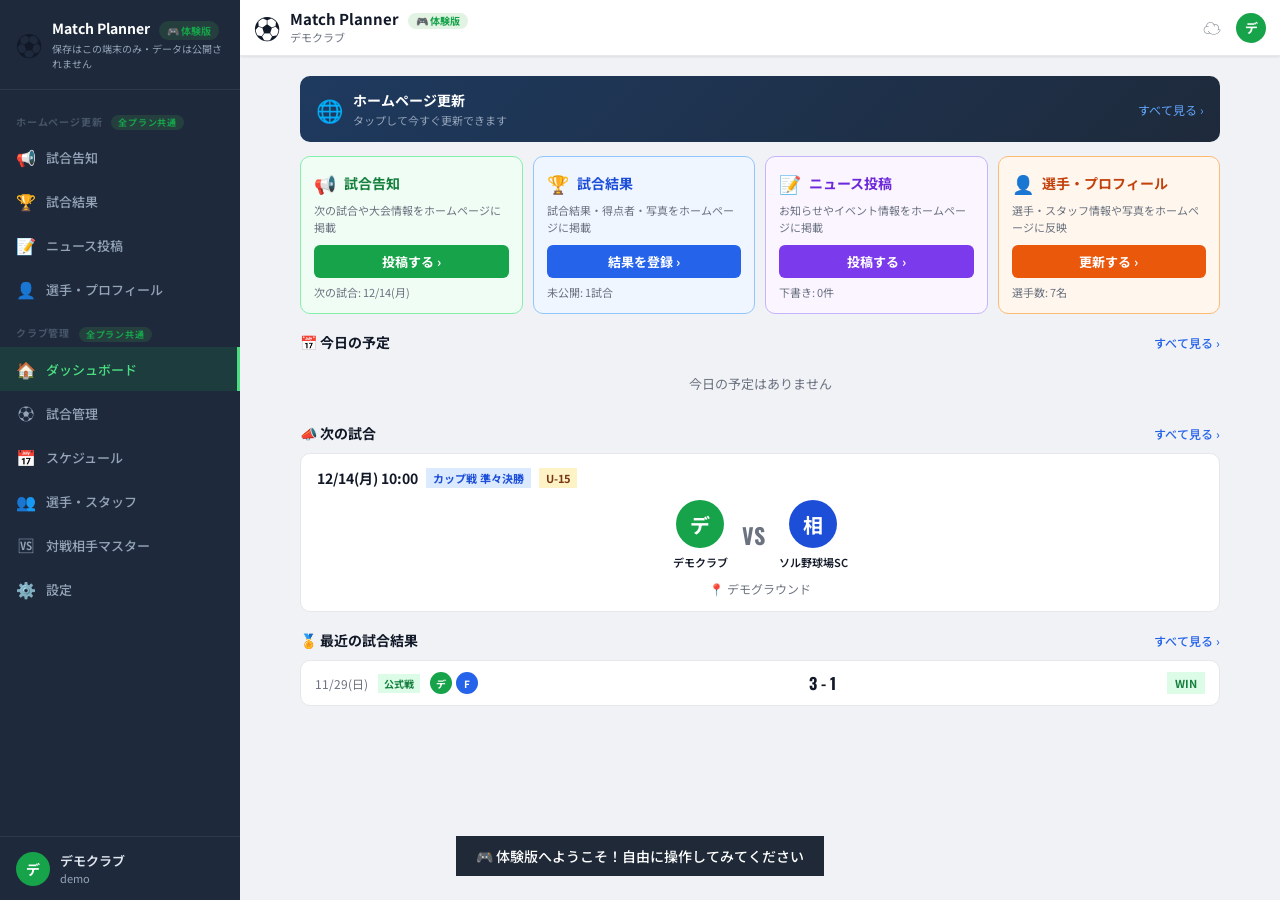
<file: demo/planner/index.html>
<!DOCTYPE html>
<html lang="ja">
<head>
  <meta charset="UTF-8">
  <meta name="viewport" content="width=device-width, initial-scale=1.0, maximum-scale=1.0">
  <title>Match Planner — クラブ運営管理</title>
  <link href="https://fonts.googleapis.com/css2?family=Noto+Sans+JP:wght@400;500;700&family=Oswald:wght@700&display=swap" rel="stylesheet">
  <link rel="stylesheet" href="style.css">
  <script src="https://cdn.sheetjs.com/xlsx-0.20.3/package/dist/xlsx.full.min.js"></script>
</head>
<body>
<div id="app">

  <!-- ===== App Header (mobile) ===== -->
  <header class="app-header" id="app-header">
    <div class="header-brand">
      <span class="header-logo">⚽</span>
      <div>
        <div class="header-title">Match Planner <span class="demo-pill">🎮 体験版</span></div>
        <div class="header-sub" id="header-club-name"></div>
      </div>
    </div>
    <div class="header-actions">
      <button class="btn-icon-hdr" id="btn-sync" title="最新データに更新" style="display:flex;flex-direction:column;align-items:center;gap:1px">
        <span id="sync-icon">☁️</span>
        <span id="sync-time" style="font-size:9px;color:var(--c-text2);line-height:1"></span>
      </button>
      <div class="hdr-avatar" id="hdr-avatar">G</div>
    </div>
  </header>

  <!-- ===== Sidebar (desktop) ===== -->
  <aside class="sidebar" id="sidebar">
    <div class="sidebar-logo">
      <span class="sidebar-logo-icon">⚽</span>
      <div>
        <div class="sidebar-app-name">Match Planner <span class="demo-pill">🎮 体験版</span></div>
        <div class="sidebar-app-sub">保存はこの端末のみ・データは公開されません</div>
      </div>
    </div>
    <nav class="sidebar-nav">
      <div class="nav-group-label">ホームページ更新 <span class="plan-badge plan-badge--all">全プラン共通</span></div>
      <div class="nav-item" data-nav="page-announcement">
        <span class="nav-item-icon">📢</span> 試合告知
      </div>
      <div class="nav-item" data-nav="page-result-entry">
        <span class="nav-item-icon">🏆</span> 試合結果
      </div>
      <div class="nav-item" data-nav="page-news">
        <span class="nav-item-icon">📝</span> ニュース投稿
      </div>
      <div class="nav-item" data-nav="page-players">
        <span class="nav-item-icon">👤</span> 選手・プロフィール
      </div>
      <div class="nav-group-label">クラブ管理 <span class="plan-badge plan-badge--all">全プラン共通</span></div>
      <div class="nav-item active" data-nav="page-dashboard">
        <span class="nav-item-icon">🏠</span> ダッシュボード
      </div>
      <div class="nav-item" data-nav="page-matches">
        <span class="nav-item-icon">⚽</span> 試合管理
      </div>
      <div class="nav-item" data-nav="page-schedule">
        <span class="nav-item-icon">📅</span> スケジュール
      </div>
      <div class="nav-item" data-nav="page-players">
        <span class="nav-item-icon">👥</span> 選手・スタッフ
      </div>
      <div class="nav-item" data-nav="page-opponents">
        <span class="nav-item-icon">🆚</span> 対戦相手マスター
      </div>
      <div class="nav-item" data-nav="page-settings">
        <span class="nav-item-icon">⚙️</span> 設定
      </div>
    </nav>
    <div class="sidebar-footer">
      <div class="sidebar-club-row">
        <div class="sidebar-club-avatar" id="sidebar-avatar">G</div>
        <div>
          <div class="sidebar-club-name" id="sidebar-club-name">---</div>
          <div class="sidebar-club-sub" id="sidebar-club-sub"></div>
        </div>
      </div>
    </div>
  </aside>

  <!-- ===== Main Content ===== -->
  <main id="main-content">

    <!-- ========== Page: Dashboard ========== -->
    <div class="page active" id="page-dashboard">
      <div class="page-inner">

        <!-- HP Update Center -->
        <div class="section-block">
          <div class="hp-update-banner" id="btn-hp-banner">
            <div class="hp-banner-left">
              <span class="hp-banner-icon">🌐</span>
              <div>
                <div class="hp-banner-title">ホームページ更新</div>
                <div class="hp-banner-sub">タップして今すぐ更新できます</div>
              </div>
            </div>
            <span class="hp-banner-link">すべて見る &rsaquo;</span>
          </div>
          <div class="hp-grid">
            <!-- 試合告知 -->
            <div class="hp-card hp-card-green" id="dash-card-ann">
              <div class="hp-card-head">
                <span class="hp-card-icon">📢</span>
                <span class="hp-card-title">試合告知</span>
              </div>
              <div class="hp-card-desc">次の試合や大会情報をホームページに掲載</div>
              <button class="hp-card-btn">投稿する &rsaquo;</button>
              <div class="hp-card-stat" id="dash-ann-stat">次の試合: ---</div>
            </div>
            <!-- 試合結果 -->
            <div class="hp-card hp-card-blue" id="dash-card-result">
              <div class="hp-card-head">
                <span class="hp-card-icon">🏆</span>
                <span class="hp-card-title">試合結果</span>
              </div>
              <div class="hp-card-desc">試合結果・得点者・写真をホームページに掲載</div>
              <button class="hp-card-btn">結果を登録 &rsaquo;</button>
              <div class="hp-card-stat" id="dash-result-stat">未登録: ---</div>
            </div>
            <!-- ニュース投稿 -->
            <div class="hp-card hp-card-purple" id="dash-card-news">
              <div class="hp-card-head">
                <span class="hp-card-icon">📝</span>
                <span class="hp-card-title">ニュース投稿</span>
              </div>
              <div class="hp-card-desc">お知らせやイベント情報をホームページに掲載</div>
              <button class="hp-card-btn">投稿する &rsaquo;</button>
              <div class="hp-card-stat" id="dash-news-stat">下書き: ---</div>
            </div>
            <!-- 選手プロフィール -->
            <div class="hp-card hp-card-orange" id="dash-card-player">
              <div class="hp-card-head">
                <span class="hp-card-icon">👤</span>
                <span class="hp-card-title">選手・プロフィール</span>
              </div>
              <div class="hp-card-desc">選手・スタッフ情報や写真をホームページに反映</div>
              <button class="hp-card-btn">更新する &rsaquo;</button>
              <div class="hp-card-stat" id="dash-player-stat">選手数: ---</div>
            </div>
          </div>
        </div>

        <!-- 今日の予定 -->
        <div class="section-block">
          <div class="section-hdr">
            <div class="section-title">📅 今日の予定</div>
            <span class="section-link" id="dash-today-link">すべて見る &rsaquo;</span>
          </div>
          <div id="dash-today-list">
            <div class="empty-state" style="padding:20px">
              <div style="font-size:13px;color:var(--c-muted)">今日の予定はありません</div>
            </div>
          </div>
        </div>

        <!-- 次の試合 -->
        <div class="section-block">
          <div class="section-hdr">
            <div class="section-title">📣 次の試合</div>
            <span class="section-link" id="dash-next-link">すべて見る &rsaquo;</span>
          </div>
          <div class="card" id="dash-next-match">
            <div class="nm-empty">スケジュールが登録されていません</div>
          </div>
        </div>

        <!-- 最近の試合結果 -->
        <div class="section-block">
          <div class="section-hdr">
            <div class="section-title">🏅 最近の試合結果</div>
            <span class="section-link" id="dash-results-link">すべて見る &rsaquo;</span>
          </div>
          <div class="card" id="dash-recent-results">
            <div class="empty-state" style="padding:20px">
              <div style="font-size:13px;color:var(--c-muted)">試合結果はまだありません</div>
            </div>
          </div>
        </div>

      </div>
    </div><!-- /page-dashboard -->

    <!-- ========== Page: Schedule ========== -->
    <div class="page" id="page-schedule">
      <div class="page-hdr">
        <div class="page-hdr-left">
          <div class="page-title">📅 スケジュール</div>
        </div>
        <button class="btn btn-primary btn-sm" id="btn-add-schedule">+ 追加</button>
      </div>
      <div class="page-inner" style="padding-top:10px">
        <div class="filter-tabs" id="schedule-filter-tabs">
          <button class="filter-tab active" data-sfilter="all">すべて</button>
          <button class="filter-tab" data-sfilter="試合">試合</button>
          <button class="filter-tab" data-sfilter="練習">練習</button>
          <button class="filter-tab" data-sfilter="大会">大会</button>
        </div>
        <div id="schedule-list">
          <div class="empty-state">
            <div class="empty-icon">📅</div>
            <div class="empty-title">スケジュールがありません</div>
            <div class="empty-desc">右上の「+追加」からスケジュールを登録しましょう</div>
          </div>
        </div>
      </div>
    </div><!-- /page-schedule -->

    <!-- ========== Page: Matches ========== -->
    <div class="page" id="page-matches">
      <div class="page-hdr">
        <div class="page-hdr-left">
          <div class="page-title">⚽ 試合管理</div>
        </div>
        <button class="btn btn-primary btn-sm" id="btn-new-match">+ 新規試合</button>
      </div>
      <div class="page-inner" style="padding-top:10px">
        <div class="filter-tabs" id="match-filter-tabs">
          <button class="filter-tab active" data-mfilter="all">すべて</button>
          <button class="filter-tab" data-mfilter="公式戦">公式戦</button>
          <button class="filter-tab" data-mfilter="練習試合">練習試合</button>
        </div>
        <div id="match-list">
          <div class="empty-state">
            <div class="empty-icon">⚽</div>
            <div class="empty-title">試合が登録されていません</div>
            <div class="empty-desc">右上の「+ 新規試合」から試合を登録しましょう</div>
          </div>
        </div>
      </div>
    </div><!-- /page-matches -->

    <!-- ========== Page: Match Detail ========== -->
    <div class="page" id="page-match-detail">
      <div class="match-detail-top" id="match-detail-top">
        <div style="display:flex;align-items:center;gap:10px">
          <button class="btn-back" id="btn-back-match">←</button>
          <div>
            <div class="match-detail-opp" id="md-opponent">---</div>
            <div class="match-detail-meta" id="md-meta"></div>
          </div>
        </div>
      </div>
      <div class="tab-bar" id="match-tab-bar">
        <button class="tab-btn active" data-tab="board">布陣</button>
        <button class="tab-btn" data-tab="subs">交代</button>
        <button class="tab-btn" data-tab="bench">ベンチ</button>
        <button class="tab-btn" data-tab="time">出場時間</button>
        <button class="tab-btn" data-tab="stat">統計</button>
        <button class="tab-btn" data-tab="result">結果</button>
        <button class="tab-btn" data-tab="publish">公開</button>
      </div>

      <!-- Tab: 布陣 (Board) -->
      <div class="tab-pane active" id="tab-board">
        <div class="pitch-wrap">
          <div class="pitch-outer">
            <div class="pitch" id="pitch">
              <svg class="pitch-svg" viewBox="0 0 100 138" preserveAspectRatio="none">
                <!-- outer border -->
                <rect x="5" y="4" width="90" height="130" fill="none" stroke="rgba(255,255,255,0.35)" stroke-width="0.8"/>
                <!-- center line -->
                <line x1="5" y1="69" x2="95" y2="69" stroke="rgba(255,255,255,0.35)" stroke-width="0.8"/>
                <!-- center circle -->
                <circle cx="50" cy="69" r="12" fill="none" stroke="rgba(255,255,255,0.35)" stroke-width="0.8"/>
                <!-- center spot -->
                <circle cx="50" cy="69" r="0.8" fill="rgba(255,255,255,0.5)"/>
                <!-- penalty top -->
                <rect x="26" y="4" width="48" height="20" fill="none" stroke="rgba(255,255,255,0.3)" stroke-width="0.8"/>
                <!-- goal top -->
                <rect x="38" y="4" width="24" height="8" fill="none" stroke="rgba(255,255,255,0.3)" stroke-width="0.8"/>
                <!-- penalty bottom -->
                <rect x="26" y="114" width="48" height="20" fill="none" stroke="rgba(255,255,255,0.3)" stroke-width="0.8"/>
                <!-- goal bottom -->
                <rect x="38" y="126" width="24" height="8" fill="none" stroke="rgba(255,255,255,0.3)" stroke-width="0.8"/>
              </svg>
              <div class="formation-label" id="formation-label">4-3-3</div>
              <div class="pitch-mode-badge" id="pitch-mode-badge">11人制</div>
              <div class="pitch-positions" id="pitch-positions"></div>
            </div>
          </div>
        </div>
        <div class="player-strip-wrap">
          <div class="strip-header">
            <span class="strip-title">選手一覧</span>
            <span class="strip-hint" id="strip-hint">位置をタップして選手を配置</span>
          </div>
          <div class="player-strip" id="player-strip"></div>
        </div>
        <div style="padding:10px 14px;display:flex;gap:8px">
          <select class="form-select" id="formation-select" style="flex:1"></select>
          <button class="btn btn-secondary btn-sm" id="btn-change-formation">フォーメーション変更</button>
        </div>
      </div>

      <!-- Tab: 交代 (Subs) -->
      <div class="tab-pane" id="tab-subs">
        <div style="padding:12px 14px;border-bottom:1px solid var(--c-border);display:flex;justify-content:flex-end">
          <button class="btn btn-primary btn-sm" id="btn-add-sub">+ 交代を追加</button>
        </div>
        <div class="list-section" id="subs-body">
          <div class="empty-state" style="padding:24px">
            <div style="font-size:13px;color:var(--c-muted)">交代はまだ記録されていません</div>
          </div>
        </div>
      </div>

      <!-- Tab: ベンチ (Bench) -->
      <div class="tab-pane" id="tab-bench">
        <div style="padding:10px 14px;border-bottom:1px solid var(--c-border)">
          <div style="font-size:12px;color:var(--c-muted)">ベンチ入りの選手をドラッグして追加できます</div>
        </div>
        <div id="bench-body">
          <div class="empty-state" style="padding:24px">
            <div style="font-size:13px;color:var(--c-muted)">ベンチ入り選手はいません</div>
          </div>
        </div>
        <div style="padding:12px 14px">
          <button class="btn btn-secondary btn-sm" id="btn-add-bench-player">+ ベンチに追加</button>
        </div>
      </div>

      <!-- Tab: 出場時間 (Time) -->
      <div class="tab-pane" id="tab-time">
        <div class="time-rows" id="time-body">
          <div class="empty-state" style="padding:24px">
            <div style="font-size:13px;color:var(--c-muted)">出場時間を計算するには交代・スタメンを記録してください</div>
          </div>
        </div>
      </div>

      <!-- Tab: 統計 (Stats) -->
      <div class="tab-pane" id="tab-stat">
        <div id="stat-body">
          <div class="stat-section-title">スターター</div>
          <div id="stat-starters" class="list-section"></div>
          <div class="stat-section-title">サブ出場</div>
          <div id="stat-subs" class="list-section"></div>
          <div class="stat-section-title">未出場</div>
          <div id="stat-unused" class="list-section"></div>
        </div>
      </div>

      <!-- Tab: 結果 (Result) -->
      <div class="tab-pane" id="tab-result">
        <div class="result-section">
          <!-- スコア -->
          <div class="form-group">
            <div class="form-label">スコア</div>
            <div class="score-area">
              <div>
                <div class="score-team-label" id="result-my-team">自チーム</div>
                <input class="score-num-input" type="number" id="result-my-score" min="0" max="99" value="0">
              </div>
              <div class="score-sep">-</div>
              <div>
                <div class="score-team-label">相手</div>
                <input class="score-num-input" type="number" id="result-opp-score" min="0" max="99" value="0">
              </div>
            </div>
          </div>

          <!-- 試合形式 -->
          <div class="form-row-2">
            <div class="form-group">
              <label class="form-label">試合形式</label>
              <select class="form-select" id="result-format">
                <option value="40分×2">40分×2</option>
                <option value="35分×2">35分×2</option>
                <option value="30分×2">30分×2</option>
                <option value="25分×2">25分×2</option>
                <option value="20分×2">20分×2</option>
                <option value="15分×2">15分×2</option>
                <option value="その他">その他</option>
              </select>
            </div>
            <div class="form-group">
              <label class="form-label">画像URL（任意）</label>
              <input class="form-input" type="url" id="result-image" placeholder="https://...">
            </div>
          </div>

          <!-- 得点者 -->
          <div class="form-group">
            <div style="display:flex;align-items:center;justify-content:space-between;margin-bottom:8px">
              <div class="form-label" style="margin:0">得点者</div>
              <button class="btn btn-secondary btn-sm" id="btn-add-goal">+ 追加</button>
            </div>
            <div id="goals-body"></div>
          </div>

          <!-- 失点 -->
          <div class="form-group">
            <div style="display:flex;align-items:center;justify-content:space-between;margin-bottom:8px">
              <div class="form-label" style="margin:0">失点</div>
              <button class="btn btn-secondary btn-sm" id="btn-add-concede">+ 追加</button>
            </div>
            <div id="concedes-body"></div>
          </div>

          <button class="btn btn-primary btn-lg btn-full" id="btn-save-result">結果を保存</button>
        </div>
      </div>

      <!-- Tab: 公開 (Publish) -->
      <div class="tab-pane" id="tab-publish">
        <div class="publish-header" id="publish-status-area">
          <span class="publish-status-icon">📋</span>
          <div>
            <div class="publish-status-text" id="publish-status-text">結果未入力</div>
            <div class="publish-status-sub" id="publish-status-sub">先に「結果」タブで試合結果を保存してください</div>
          </div>
        </div>
        <div class="publish-toggles">
          <div class="toggle-row">
            <div class="toggle-info">
              <div class="toggle-name">ホームページに掲載する</div>
              <div class="toggle-desc">試合結果ページおよびTOPページに表示</div>
            </div>
            <label class="toggle"><input type="checkbox" id="toggle-publish" checked><span class="toggle-slider"></span></label>
          </div>
          <div class="toggle-row">
            <div class="toggle-info">
              <div class="toggle-name">ニュース記事を作成する</div>
              <div class="toggle-desc">自動生成した記事をニュース一覧に追加</div>
            </div>
            <label class="toggle"><input type="checkbox" id="toggle-make-news" checked><span class="toggle-slider"></span></label>
          </div>
        </div>
        <div class="publish-actions">
          <div id="hp-article-preview" class="preview-box hidden">
            <div class="preview-label">自動生成記事プレビュー</div>
            <div class="preview-content" id="hp-article-text"></div>
          </div>
          <button class="btn btn-primary btn-lg btn-full" id="btn-publish-to-hp">🌐 ホームページに公開する</button>
          <button class="btn btn-secondary btn-sm btn-full" id="btn-unpublish" style="display:none">公開を取り消す</button>
        </div>
      </div>

    </div><!-- /page-match-detail -->

    <!-- ========== Page: Players ========== -->
    <div class="page" id="page-players">
      <div class="page-hdr">
        <div class="page-hdr-left">
          <div class="page-title">👥 選手・スタッフ</div>
        </div>
        <button class="btn btn-primary btn-sm" id="btn-add-player">+ 追加</button>
      </div>
      <!-- Import toolbar -->
      <div class="import-toolbar">
        <button class="btn btn-secondary btn-sm" id="btn-download-template">📥 テンプレート</button>
        <button class="btn btn-secondary btn-sm" id="btn-import-excel">📊 Excelインポート</button>
        <input type="file" id="player-import-input" accept=".xlsx,.csv" style="display:none">
      </div>
      <div class="player-filters" id="player-filter-bar"></div>
      <div id="player-list-body">
        <div class="empty-state">
          <div class="empty-icon">👤</div>
          <div class="empty-title">選手が登録されていません</div>
          <div class="empty-desc">右上の「+追加」から選手を登録しましょう</div>
        </div>
      </div>
    </div><!-- /page-players -->

    <!-- ========== Page: Opponents ========== -->
    <div class="page" id="page-opponents">
      <div class="page-hdr">
        <div class="page-hdr-left">
          <div class="page-title">🆚 対戦相手マスター</div>
        </div>
        <button class="btn btn-primary btn-sm" id="btn-add-opponent">+ 追加</button>
      </div>
      <div class="import-toolbar">
        <button class="btn btn-secondary btn-sm" id="btn-download-opp-template">📥 テンプレート</button>
        <button class="btn btn-secondary btn-sm" id="btn-import-opp-excel">📊 Excelインポート</button>
        <input type="file" id="opponent-import-input" accept=".xlsx,.csv" style="display:none">
      </div>
      <div class="page-inner" style="padding-top:10px">
        <input class="form-input" type="search" id="opp-search" placeholder="チーム名・略称で検索..." style="margin-bottom:12px">
        <div id="opponent-list-body">
          <div class="empty-state">
            <div class="empty-icon">🆚</div>
            <div class="empty-title">対戦相手が登録されていません</div>
            <div class="empty-desc">「+追加」またはExcelインポートで登録しましょう</div>
          </div>
        </div>
      </div>
    </div><!-- /page-opponents -->

    <!-- ========== Page: News ========== -->
    <div class="page" id="page-news">
      <div class="page-hdr">
        <div class="page-hdr-left">
          <div class="page-title">📝 ニュース投稿</div>
        </div>
      </div>
      <div class="page-inner" style="padding-top:12px">
        <!-- タブ -->
        <div class="tab-bar" style="margin:-14px -14px 14px;border-radius:0">
          <button class="tab-btn active" data-ptab="compose">投稿を作成</button>
          <button class="tab-btn" data-ptab="history">投稿履歴</button>
        </div>

        <!-- 投稿作成 -->
        <div class="post-pane active" id="post-pane-compose">
          <div class="form-group">
            <div class="form-label">投稿タイプ</div>
            <div class="post-type-row" id="post-type-row">
              <button class="post-type-btn active" data-ptype="お知らせ">お知らせ</button>
              <button class="post-type-btn" data-ptype="試合結果">試合結果</button>
              <button class="post-type-btn" data-ptype="イベント">イベント</button>
              <button class="post-type-btn" data-ptype="選手募集">選手募集</button>
              <button class="post-type-btn" data-ptype="活動報告">活動報告</button>
              <button class="post-type-btn" data-ptype="その他">その他</button>
            </div>
          </div>
          <div class="form-row-2">
            <div class="form-group">
              <label class="form-label">カテゴリー</label>
              <select class="form-select" id="post-category">
                <option value="クラブニュース">クラブニュース</option>
                <option value="ジュニアユース">ジュニアユース</option>
                <option value="ジュニア">ジュニア</option>
                <option value="スクール">スクール</option>
                <option value="イベント">イベント</option>
                <option value="お知らせ">お知らせ</option>
              </select>
            </div>
            <div class="form-group">
              <label class="form-label">投稿日</label>
              <input class="form-input" type="date" id="post-date">
            </div>
          </div>
          <div class="form-group">
            <label class="form-label">タイトル</label>
            <input class="form-input" type="text" id="post-title" placeholder="タイトルを入力してください">
          </div>
          <div class="form-group">
            <label class="form-label">本文</label>
            <textarea class="form-textarea" id="post-body" rows="6" placeholder="本文を入力してください" style="min-height:120px"></textarea>
          </div>
          <div class="form-group">
            <label class="form-label">画像URL（任意）</label>
            <input class="form-input" type="url" id="post-image" placeholder="https://...">
          </div>
          <div class="toggle-row">
            <div class="toggle-info">
              <div class="toggle-name">ホームページに公開する</div>
              <div class="toggle-desc">オフにすると下書きとして保存</div>
            </div>
            <label class="toggle"><input type="checkbox" id="post-publish" checked><span class="toggle-slider"></span></label>
          </div>
          <div style="margin-top:16px;display:flex;gap:10px">
            <button class="btn btn-secondary" id="btn-post-preview" style="flex:1">プレビュー</button>
            <button class="btn btn-primary" id="btn-post-send" style="flex:1">🌐 投稿する</button>
          </div>
          <div id="post-preview-area" class="preview-box hidden" style="margin-top:14px">
            <div class="preview-label">プレビュー</div>
            <div id="post-preview-content"></div>
          </div>
        </div>

        <!-- 投稿履歴 -->
        <div class="post-pane" id="post-pane-history">
          <div id="post-history-list">
            <div class="empty-state" style="padding:32px">
              <div class="empty-icon">📋</div>
              <div class="empty-title">投稿履歴がありません</div>
            </div>
          </div>
        </div>
      </div>
    </div><!-- /page-news -->

    <!-- ========== Page: Announcement ========== -->
    <div class="page" id="page-announcement">
      <div class="page-hdr">
        <div class="page-hdr-left">
          <button class="btn-back" id="btn-back-announcement">←</button>
          <div class="page-title">📢 試合告知</div>
        </div>
      </div>
      <div class="page-inner" style="padding-top:12px">

        <!-- ① 試合選択 -->
        <div class="form-group">
          <div class="form-label">告知する試合を選択</div>
          <div id="ann-sched-list" class="ann-sched-select">
            <div style="padding:12px;font-size:13px;color:var(--c-muted)">スケジュールに試合が登録されていません</div>
          </div>
        </div>

        <!-- ② 選択後に展開するエリア -->
        <div id="ann-content-area" class="hidden">
          <!-- VSカード -->
          <div id="ann-vs-card"></div>
          <!-- 試合情報カード -->
          <div id="ann-info-card"></div>

          <div class="spacer"></div>

          <!-- ③ 追加メッセージ（任意） -->
          <div class="form-group">
            <label class="form-label">追加メッセージ（任意）</label>
            <textarea class="form-textarea" id="ann-extra-msg" rows="3"
              placeholder="例: 保護者の皆様の応援をお待ちしております。" style="min-height:80px"></textarea>
            <div style="font-size:12px;color:var(--c-muted);margin-top:4px">空欄でも投稿できます</div>
          </div>

          <!-- ④ カテゴリー -->
          <div class="form-group">
            <label class="form-label">カテゴリー</label>
            <select class="form-select" id="ann-category">
              <option value="クラブニュース">クラブニュース</option>
              <option value="ジュニアユース">ジュニアユース</option>
              <option value="ジュニア">ジュニア</option>
            </select>
          </div>

          <!-- ⑤ ボタン -->
          <button class="btn btn-secondary btn-full" id="btn-ann-preview" style="margin-bottom:10px">👁 プレビューを見る</button>
          <button class="btn btn-primary btn-lg btn-full" id="btn-ann-post">🌐 ホームページに告知する</button>
        </div>

        <!-- 未選択ヒント -->
        <div id="ann-hint" class="ann-hint-text">
          ↑ 上の一覧から告知したい試合を選択してください
        </div>

      </div>
    </div><!-- /page-announcement -->

    <!-- ========== Page: Result Entry (from dashboard) ========== -->
    <div class="page" id="page-result-entry">
      <div class="page-hdr">
        <div class="page-hdr-left">
          <button class="btn-back" id="btn-back-result-entry">←</button>
          <div class="page-title">🏆 試合結果を登録</div>
        </div>
      </div>
      <div class="page-inner" style="padding-top:12px">
        <div class="form-group">
          <div class="form-label">試合を選択</div>
          <div id="result-entry-match-list">
            <div class="empty-state" style="padding:16px">
              <div style="font-size:13px;color:var(--c-muted)">結果未登録の試合がありません</div>
            </div>
          </div>
        </div>
        <div style="margin-top:10px;text-align:center">
          <button class="btn btn-secondary btn-sm" id="btn-create-match-for-result">新しい試合を登録する</button>
        </div>
      </div>
    </div><!-- /page-result-entry -->

    <!-- ========== Page: Settings ========== -->
    <div class="page" id="page-settings">
      <div class="page-hdr">
        <div class="page-title">⚙️ 設定</div>
      </div>
      <div class="page-inner" style="padding-top:12px">
        <div class="form-group">
          <label class="form-label">クラブ名</label>
          <input class="form-input" type="text" id="settings-club-name" readonly style="opacity:0.6;cursor:default">
        </div>
        <div class="form-group">
          <label class="form-label">クラブID</label>
          <input class="form-input" type="text" id="settings-club-id" readonly style="opacity:0.6;cursor:default">
        </div>
        <div class="demo-info-box">
          <div class="demo-info-box__title">🎮 体験版について</div>
          <p class="demo-info-box__text">
            この体験版はこの端末（ブラウザ）にのみデータを保存します。クラウド同期・複数端末での共有は行われません。<br>
            実際にご契約いただくと、Firebaseシークレットを1回入力するだけで自動的にクラウド同期され、複数端末・ホームページ更新と連携します。
          </p>
        </div>
        <div class="demo-info-box demo-info-box--seats">
          <div class="demo-info-box__title">👥 利用人数について</div>
          <p class="demo-info-box__text">
            この体験版は1人分の操作イメージです。実際の同時利用人数はプランにより異なります：<br>
            ライト 1人／スタンダード 3人／プレミアム 5人（追加1人 +5,000円/月）
          </p>
        </div>
        <button class="btn btn-secondary btn-full" id="btn-reset-demo">🔄 デモデータをリセット</button>
      </div>
    </div><!-- /page-settings -->

    <!-- ========== Page: More (mobile) ========== -->
    <div class="page" id="page-more">
      <div class="page-hdr">
        <div class="page-title">その他</div>
      </div>
      <div class="page-inner" style="padding-top:12px">
        <div class="form-label" style="margin-bottom:10px">ホームページ更新</div>
        <div style="display:flex;flex-direction:column;gap:8px;margin-bottom:20px">
          <button class="btn btn-secondary btn-full" data-nav="page-announcement" style="justify-content:flex-start;gap:12px"><span>📢</span> 試合告知</button>
          <button class="btn btn-secondary btn-full" data-nav="page-result-entry" style="justify-content:flex-start;gap:12px"><span>🏆</span> 試合結果</button>
          <button class="btn btn-secondary btn-full" data-nav="page-news" style="justify-content:flex-start;gap:12px"><span>📝</span> ニュース投稿</button>
        </div>
        <div class="form-label" style="margin-bottom:10px;margin-top:4px">クラブ管理</div>
        <div style="display:flex;flex-direction:column;gap:8px;margin-bottom:20px">
          <button class="btn btn-secondary btn-full" data-nav="page-opponents" style="justify-content:flex-start;gap:12px"><span>🆚</span> 対戦相手マスター</button>
        </div>
        <div class="form-label" style="margin-bottom:10px">設定</div>
        <div style="display:flex;flex-direction:column;gap:8px">
          <button class="btn btn-secondary btn-full" data-nav="page-settings" style="justify-content:flex-start;gap:12px"><span>⚙️</span> 設定</button>
        </div>
      </div>
    </div><!-- /page-more -->

  </main><!-- /#main-content -->

  <!-- ===== Bottom Navigation ===== -->
  <nav class="bottom-nav" id="bottom-nav">
    <button class="bnav-item active" data-bnav="page-dashboard">
      <span class="bnav-icon">🏠</span>
      <span class="bnav-label">ダッシュボード</span>
    </button>
    <button class="bnav-item" data-bnav="page-schedule">
      <span class="bnav-icon">📅</span>
      <span class="bnav-label">スケジュール</span>
    </button>
    <button class="bnav-item" data-bnav="page-matches">
      <span class="bnav-icon">⚽</span>
      <span class="bnav-label">試合管理</span>
    </button>
    <button class="bnav-item" data-bnav="page-players">
      <span class="bnav-icon">👥</span>
      <span class="bnav-label">選手・スタッフ</span>
    </button>
    <button class="bnav-item" data-bnav="page-more">
      <span class="bnav-icon">···</span>
      <span class="bnav-label">その他</span>
    </button>
  </nav>

  <!-- ===== Modal: Schedule Form ===== -->
  <div class="modal-overlay" id="modal-schedule">
    <div class="bottom-sheet">
      <div class="sheet-handle"></div>
      <div class="sheet-hdr">
        <div class="sheet-title" id="modal-schedule-title">スケジュールを追加</div>
        <button class="btn-icon btn-icon-sm" id="btn-close-schedule-modal">✕</button>
      </div>
      <div class="sheet-body">
        <div class="form-row-2">
          <div class="form-group">
            <label class="form-label">日付 <span style="color:var(--c-red)">*</span></label>
            <input class="form-input" type="date" id="sf-date">
          </div>
          <div class="form-group">
            <label class="form-label">種別</label>
            <select class="form-select" id="sf-type">
              <option value="試合">試合</option>
              <option value="練習">練習</option>
              <option value="大会">大会</option>
              <option value="その他">その他</option>
            </select>
          </div>
        </div>
        <div class="form-row-3">
          <div class="form-group">
            <label class="form-label">開始時間</label>
            <input class="form-input" type="time" id="sf-time">
          </div>
          <div class="form-group">
            <label class="form-label">終了時間</label>
            <input class="form-input" type="time" id="sf-end-time">
          </div>
          <div class="form-group">
            <label class="form-label">カテゴリー</label>
            <select class="form-select" id="sf-category">
              <option value="">全体</option>
              <option value="U15">U15</option>
              <option value="U14">U14</option>
              <option value="U13">U13</option>
              <option value="U12">U12</option>
              <option value="U11">U11</option>
              <option value="U10">U10</option>
              <option value="U9">U9</option>
              <option value="U8">U8</option>
            </select>
          </div>
        </div>
        <div class="form-group sf-match-only">
          <label class="form-label">相手チーム</label>
          <div style="display:flex;gap:8px">
            <input class="form-input" type="text" id="sf-opponent" placeholder="vs ○○FC" style="flex:1">
            <button class="btn btn-secondary btn-sm" type="button" onclick="openOpponentPicker('schedule')" title="マスターから選ぶ">📋 選択</button>
          </div>
          <input type="hidden" id="sf-opponent-id">
        </div>
        <div class="form-group">
          <label class="form-label">タイトル / 内容</label>
          <input class="form-input" type="text" id="sf-title" placeholder="例: U15 トレーニング">
        </div>
        <div class="form-row-2">
          <div class="form-group">
            <label class="form-label">会場</label>
            <input class="form-input" type="text" id="sf-venue" placeholder="会場名">
          </div>
          <div class="form-group sf-match-only">
            <label class="form-label">大会名</label>
            <input class="form-input" type="text" id="sf-competition" placeholder="大会・リーグ名">
          </div>
        </div>
        <div class="form-group">
          <label class="form-label">備考（持ち物・集合時間など）</label>
          <textarea class="form-textarea" id="sf-notes" rows="2" placeholder="任意"></textarea>
        </div>
      </div>
      <div class="sheet-footer">
        <button class="btn btn-secondary" style="flex:1" id="btn-schedule-cancel">キャンセル</button>
        <button class="btn btn-primary" style="flex:2" id="btn-schedule-save">保存する</button>
      </div>
    </div>
  </div>

  <!-- ===== Modal: Match Create ===== -->
  <div class="modal-overlay" id="modal-match-create">
    <div class="bottom-sheet">
      <div class="sheet-handle"></div>
      <div class="sheet-hdr">
        <div class="sheet-title">試合を作成</div>
        <button class="btn-icon btn-icon-sm" id="btn-close-match-modal">✕</button>
      </div>
      <div class="sheet-body">
        <div class="form-group">
          <label class="form-label">相手チーム <span style="color:var(--c-red)">*</span></label>
          <div style="display:flex;gap:8px">
            <input class="form-input" type="text" id="nm-opponent" placeholder="vs ○○FC" style="flex:1">
            <button class="btn btn-secondary btn-sm" type="button" onclick="openOpponentPicker('match-create')" title="マスターから選ぶ">📋 選択</button>
          </div>
          <input type="hidden" id="nm-opponent-id">
        </div>
        <div class="form-row-2">
          <div class="form-group">
            <label class="form-label">日付 <span style="color:var(--c-red)">*</span></label>
            <input class="form-input" type="date" id="nm-date">
          </div>
          <div class="form-group">
            <label class="form-label">種別</label>
            <select class="form-select" id="nm-type">
              <option value="公式戦">公式戦</option>
              <option value="練習試合">練習試合</option>
              <option value="フェスティバル">フェスティバル</option>
              <option value="合宿">合宿</option>
            </select>
          </div>
        </div>
        <div class="form-row-2">
          <div class="form-group">
            <label class="form-label">カテゴリー</label>
            <select class="form-select" id="nm-category">
              <option value="">指定なし</option>
              <option value="U15">U15</option>
              <option value="U14">U14</option>
              <option value="U13">U13</option>
              <option value="U12">U12</option>
              <option value="U11">U11</option>
              <option value="U10">U10</option>
              <option value="U9">U9</option>
              <option value="U8">U8</option>
            </select>
          </div>
          <div class="form-group">
            <label class="form-label">大会名</label>
            <input class="form-input" type="text" id="nm-competition" placeholder="大会・リーグ名">
          </div>
        </div>
        <div class="form-group">
          <label class="form-label">会場</label>
          <input class="form-input" type="text" id="nm-venue" placeholder="会場名">
        </div>
        <div class="form-group">
          <label class="form-label">フォーメーション</label>
          <select class="form-select" id="nm-formation"></select>
        </div>
        <div class="form-group">
          <label class="form-label">前の試合から引き継ぐ</label>
          <select class="form-select" id="nm-copy">
            <option value="">引き継がない</option>
          </select>
        </div>
      </div>
      <div class="sheet-footer">
        <button class="btn btn-secondary" style="flex:1" id="btn-match-create-cancel">キャンセル</button>
        <button class="btn btn-primary" style="flex:2" id="btn-match-create-ok">試合を作成して配置へ</button>
      </div>
    </div>
  </div>

  <!-- ===== Modal: Sub Form ===== -->
  <div class="modal-overlay" id="modal-sub">
    <div class="bottom-sheet">
      <div class="sheet-handle"></div>
      <div class="sheet-hdr">
        <div class="sheet-title">交代を記録</div>
        <button class="btn-icon btn-icon-sm" id="btn-close-sub-modal">✕</button>
      </div>
      <div class="sheet-body">
        <div class="form-group">
          <label class="form-label">交代時間（分）</label>
          <input class="form-input" type="number" id="sub-minute" min="1" max="120" placeholder="例: 35">
        </div>
        <div class="form-group">
          <label class="form-label">OUT（退く選手）</label>
          <select class="form-select" id="sub-out"></select>
        </div>
        <div class="form-group">
          <label class="form-label">IN（入る選手）</label>
          <select class="form-select" id="sub-in"></select>
        </div>
      </div>
      <div class="sheet-footer">
        <button class="btn btn-secondary" style="flex:1" id="btn-sub-cancel">キャンセル</button>
        <button class="btn btn-primary" style="flex:2" id="btn-sub-save">記録する</button>
      </div>
    </div>
  </div>

  <!-- ===== Modal: Player Form ===== -->
  <div class="modal-overlay" id="modal-player">
    <div class="bottom-sheet">
      <div class="sheet-handle"></div>
      <div class="sheet-hdr">
        <div class="sheet-title" id="modal-player-title">選手を追加</div>
        <button class="btn-icon btn-icon-sm" id="btn-close-player-modal">✕</button>
      </div>
      <div class="sheet-body">
        <div class="form-row-2">
          <div class="form-group">
            <label class="form-label">氏名 <span style="color:var(--c-red)">*</span></label>
            <input class="form-input" type="text" id="pf-name" placeholder="田中太郎">
          </div>
          <div class="form-group">
            <label class="form-label">背番号</label>
            <input class="form-input" type="number" id="pf-number" min="1" max="99" placeholder="1">
          </div>
        </div>
        <div class="form-group">
          <label class="form-label">ローマ字</label>
          <input class="form-input" type="text" id="pf-name-roman" placeholder="TARO TANAKA" style="text-transform:uppercase">
        </div>
        <div class="form-row-2">
          <div class="form-group">
            <label class="form-label">学年</label>
            <select class="form-select" id="pf-grade">
              <option value="">（なし）</option>
              <option value="小1">小1</option>
              <option value="小2">小2</option>
              <option value="小3">小3</option>
              <option value="小4">小4</option>
              <option value="小5">小5</option>
              <option value="小6">小6</option>
              <option value="中1">中1</option>
              <option value="中2">中2</option>
              <option value="中3">中3</option>
              <option value="高1">高1</option>
              <option value="高2">高2</option>
              <option value="高3">高3</option>
            </select>
          </div>
          <div class="form-group">
            <label class="form-label">ポジション / 役職</label>
            <input class="form-input" type="text" id="pf-main-group" placeholder="GK / DF / MF / FW / 代表 / コーチ">
          </div>
        </div>
        <div class="form-row-2">
          <div class="form-group">
            <label class="form-label">詳細ポジション</label>
            <input class="form-input" type="text" id="pf-detail-pos" placeholder="CB, CMなど">
          </div>
          <div class="form-group">
            <label class="form-label">サブポジション</label>
            <input class="form-input" type="text" id="pf-sub" placeholder="任意">
          </div>
        </div>
        <div class="form-group">
          <label class="form-label">写真URL（任意）</label>
          <input class="form-input" type="url" id="pf-photo" placeholder="https://...">
        </div>
        <div class="form-group">
          <label class="form-label">プロフィール（任意）</label>
          <textarea class="form-textarea" id="pf-profile" rows="2" placeholder="選手紹介・コメント"></textarea>
        </div>
      </div>
      <div class="sheet-footer">
        <button class="btn btn-secondary" style="flex:1" id="btn-player-cancel">キャンセル</button>
        <button class="btn btn-primary" style="flex:2" id="btn-player-save">保存する</button>
      </div>
    </div>
  </div>

  <!-- ===== Modal: Bench Player Picker ===== -->
  <div class="modal-overlay" id="modal-bench-picker">
    <div class="bottom-sheet">
      <div class="sheet-handle"></div>
      <div class="sheet-hdr">
        <div class="sheet-title">ベンチに追加</div>
        <button class="btn-icon btn-icon-sm" id="btn-close-bench-modal">✕</button>
      </div>
      <div class="sheet-body" style="padding:8px 0">
        <div id="bench-picker-list"></div>
      </div>
    </div>
  </div>

  <!-- ===== Modal: Opponent Form ===== -->
  <div class="modal-overlay" id="modal-opponent">
    <div class="bottom-sheet">
      <div class="sheet-handle"></div>
      <div class="sheet-hdr">
        <div class="sheet-title" id="modal-opponent-title">対戦相手を追加</div>
        <button class="btn-icon btn-icon-sm" id="btn-close-opponent-modal">✕</button>
      </div>
      <div class="sheet-body">
        <div class="form-row-2">
          <div class="form-group">
            <label class="form-label">チーム名 <span style="color:var(--c-red)">*</span></label>
            <input class="form-input" type="text" id="of-name" placeholder="○○FC">
          </div>
          <div class="form-group">
            <label class="form-label">略称</label>
            <input class="form-input" type="text" id="of-short" placeholder="○○">
          </div>
        </div>
        <div class="form-group">
          <label class="form-label">カテゴリー（複数選択可）</label>
          <div class="cat-check-group" id="of-categories"></div>
        </div>
        <div class="form-group">
          <label class="form-label">エンブレム画像URL（任意）</label>
          <input class="form-input" type="url" id="of-emblem" placeholder="https://...">
        </div>
        <div class="form-row-2">
          <div class="form-group">
            <label class="form-label">ホームページURL（任意）</label>
            <input class="form-input" type="url" id="of-url" placeholder="https://...">
          </div>
          <div class="form-group">
            <label class="form-label">Instagram（任意）</label>
            <input class="form-input" type="text" id="of-instagram" placeholder="@username">
          </div>
        </div>
        <div class="form-group">
          <label class="form-label">備考</label>
          <textarea class="form-textarea" id="of-notes" rows="2" placeholder="任意"></textarea>
        </div>
      </div>
      <div class="sheet-footer">
        <button class="btn btn-secondary" style="flex:1" id="btn-opponent-cancel">キャンセル</button>
        <button class="btn btn-primary" style="flex:2" id="btn-opponent-save">保存する</button>
      </div>
    </div>
  </div>

  <!-- ===== Modal: ホームページ表示イメージ（体験デモ専用） ===== -->
  <div class="modal-overlay" id="modal-hp-preview">
    <div class="bottom-sheet" style="max-height:92vh;max-width:480px;margin:0 auto">
      <div class="sheet-handle"></div>
      <div class="sheet-hdr">
        <div class="sheet-title">🌐 ホームページ表示イメージ</div>
        <button class="btn-icon btn-icon-sm" id="btn-close-hp-preview">✕</button>
      </div>
      <div class="sheet-body" style="padding:0">
        <div class="hp-preview-frame">
          <div class="hp-preview-browserbar">
            <span class="hp-preview-dot" style="background:#ff5f57"></span>
            <span class="hp-preview-dot" style="background:#febc2e"></span>
            <span class="hp-preview-dot" style="background:#28c840"></span>
            <div class="hp-preview-url" id="hp-preview-url">yourclub.jp</div>
          </div>
          <div class="hp-preview-site">
            <div class="hpv-hero">
              <div class="hpv-hero-label">MATCH</div>
              <div class="hpv-hero-title" id="hp-preview-club-name">クラブ名未設定</div>
            </div>
            <div class="hpv-section">
              <div class="hpv-section-label">試合結果</div>
              <div class="hpv-tabs" id="hpv-tabs" hidden></div>
              <div id="hpv-match-list"></div>
            </div>
          </div>
        </div>
        <p class="hp-preview-note">※実際に公開された後の表示イメージです（体験デモのためダミー表示です）</p>
      </div>
    </div>
  </div>

  <!-- ===== Modal: Opponent Picker ===== -->
  <div class="modal-overlay" id="modal-opponent-picker">
    <div class="bottom-sheet">
      <div class="sheet-handle"></div>
      <div class="sheet-hdr">
        <div class="sheet-title">対戦相手を選択</div>
        <button class="btn-icon btn-icon-sm" id="btn-close-opp-picker">✕</button>
      </div>
      <div style="padding:8px 14px;border-bottom:1px solid var(--c-border)">
        <input class="form-input" type="search" id="opp-picker-search" placeholder="チーム名で検索...">
      </div>
      <div id="opp-picker-list" style="max-height:55vh;overflow-y:auto"></div>
    </div>
  </div>

  <!-- ===== Modal: Opponent Import Preview ===== -->
  <div class="modal-overlay" id="modal-opponent-import">
    <div class="bottom-sheet">
      <div class="sheet-handle"></div>
      <div class="sheet-hdr">
        <div class="sheet-title">対戦相手データのインポート</div>
        <button class="btn-icon btn-icon-sm" id="btn-close-opp-import-modal">✕</button>
      </div>
      <div class="sheet-body">
        <div id="opp-import-preview-info"></div>
        <div id="opp-import-preview-table" style="overflow-x:auto;max-height:50vh;overflow-y:auto"></div>
      </div>
      <div class="sheet-footer">
        <button class="btn btn-secondary" style="flex:1" id="btn-opp-import-cancel">キャンセル</button>
        <button class="btn btn-primary" style="flex:2" id="btn-opp-import-confirm">インポートする</button>
      </div>
    </div>
  </div>

  <!-- ===== Modal: Player Import Preview ===== -->
  <div class="modal-overlay" id="modal-player-import">
    <div class="bottom-sheet">
      <div class="sheet-handle"></div>
      <div class="sheet-hdr">
        <div class="sheet-title">選手データのインポート</div>
        <button class="btn-icon btn-icon-sm" id="btn-close-import-modal">✕</button>
      </div>
      <div class="sheet-body">
        <div id="import-preview-info"></div>
        <div id="import-preview-table" style="overflow-x:auto;max-height:50vh;overflow-y:auto"></div>
      </div>
      <div class="sheet-footer">
        <button class="btn btn-secondary" style="flex:1" id="btn-import-cancel">キャンセル</button>
        <button class="btn btn-primary" style="flex:2" id="btn-import-confirm">インポートする</button>
      </div>
    </div>
  </div>

  <!-- ===== Modal: Announcement Preview ===== -->
  <div class="modal-overlay" id="modal-ann-preview">
    <div class="bottom-sheet" style="max-height:88vh">
      <div class="sheet-handle"></div>
      <div class="sheet-hdr">
        <div class="sheet-title">📢 投稿プレビュー</div>
        <button class="btn-icon btn-icon-sm" id="btn-close-ann-preview">✕</button>
      </div>
      <div class="sheet-body" id="ann-preview-content" style="overflow-y:auto;max-height:calc(88vh - 120px)">
      </div>
      <div class="sheet-footer">
        <button class="btn btn-secondary" style="flex:1" id="btn-ann-modify">修正する</button>
        <button class="btn btn-primary" style="flex:2" id="btn-ann-preview-post">🌐 この内容で投稿する</button>
      </div>
    </div>
  </div>

  <!-- ===== Dialog: Confirm ===== -->
  <div class="dialog-overlay" id="dialog-confirm">
    <div class="dialog-box">
      <div class="dialog-title" id="confirm-title">確認</div>
      <div class="dialog-msg" id="confirm-msg"></div>
      <div class="dialog-actions">
        <button class="btn btn-secondary btn-sm" id="confirm-cancel">キャンセル</button>
        <button class="btn btn-danger btn-sm" id="confirm-ok">削除する</button>
      </div>
    </div>
  </div>

  <!-- ===== Toast ===== -->
  <div class="toast" id="toast"></div>

</div><!-- /#app -->
<script src="mp-config.js"></script>
<script src="demo-init.js"></script>
<script src="script.js"></script>
</body>
</html>
</file>
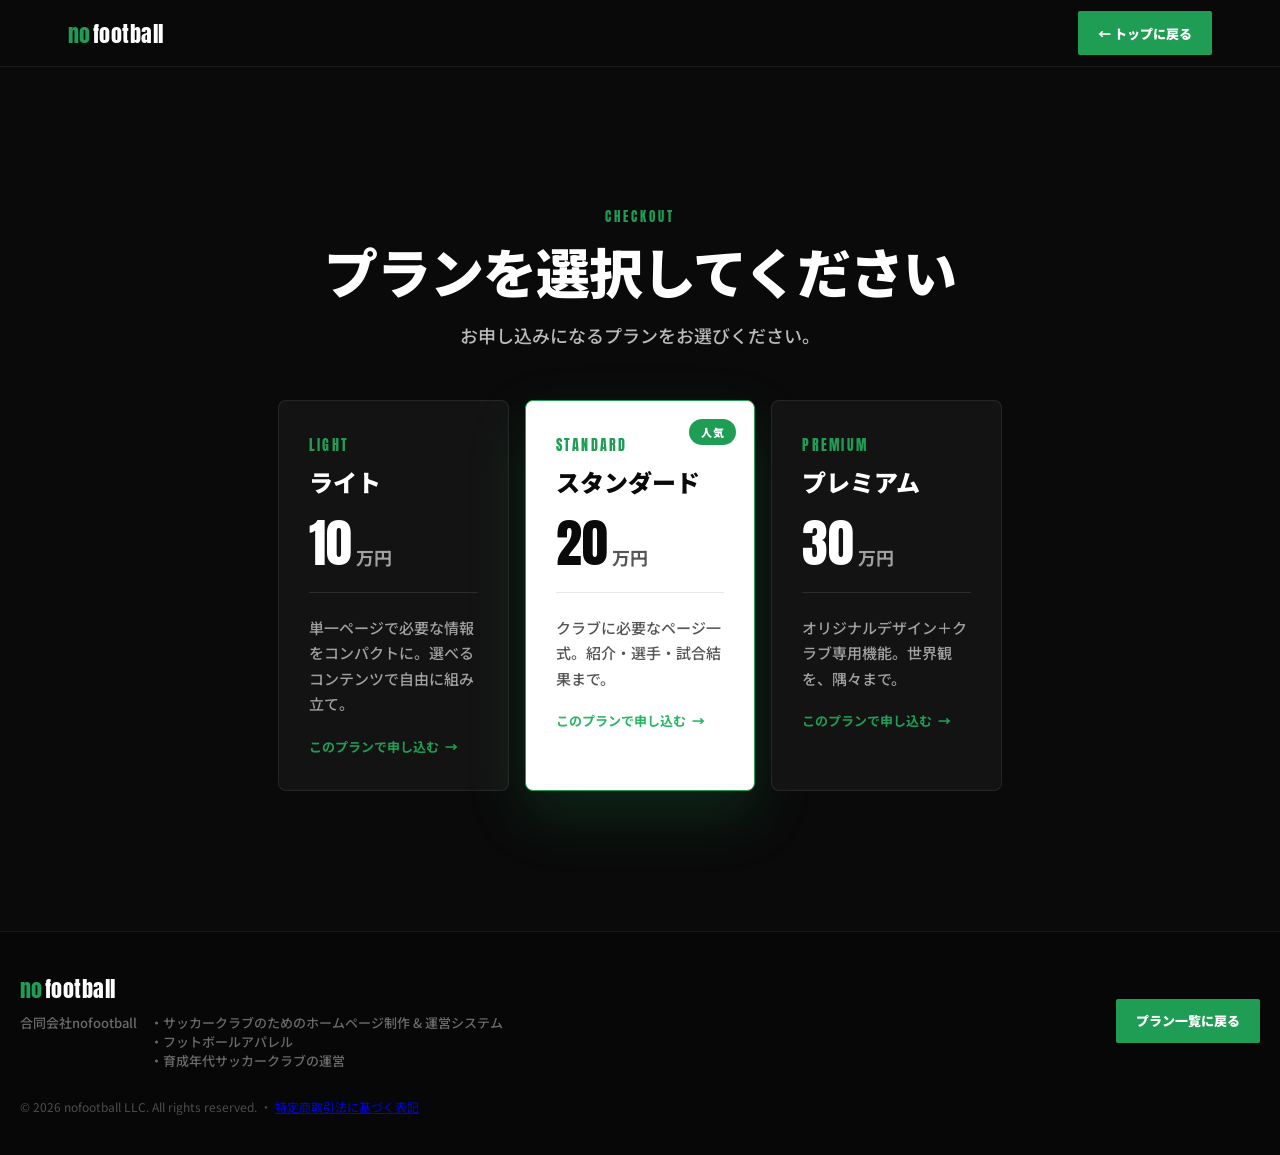
<file: checkout.html>
<!DOCTYPE html>
<html lang="ja">
<head>
<meta charset="UTF-8">
<meta name="viewport" content="width=device-width, initial-scale=1.0">
<title>お申し込み・お支払い | nofootball</title>
<meta name="description" content="nofootball のホームページ制作プランのお申し込み・お支払いページです。">
<meta name="robots" content="noindex">

<link rel="preconnect" href="https://fonts.googleapis.com">
<link rel="preconnect" href="https://fonts.gstatic.com" crossorigin>
<link href="https://fonts.googleapis.com/css2?family=Anton&family=Noto+Sans+JP:wght@400;500;700;900&display=swap" rel="stylesheet">

<link rel="stylesheet" href="css/style.css">
</head>
<body>

<header class="nav">
  <div class="nav__inner">
    <a href="index.html" class="nav__logo">
      <span class="nav__logo-accent">no</span>football
    </a>
    <a href="index.html#plans" class="btn btn--nav">← トップに戻る</a>
  </div>
</header>

<section class="section section--dark">
  <div class="container container--narrow">

    <!-- ?plan= が無い/不正な場合のプラン選択画面 -->
    <div id="checkout-picker" hidden>
      <div class="container--center">
        <div class="eyebrow">Checkout</div>
        <h1 class="heading">プランを選択してください</h1>
        <p class="lead lead--dark">お申し込みになるプランをお選びください。</p>
      </div>
      <div class="grid grid--plans">
        <a class="plan-card" href="checkout.html?plan=light">
          <div class="plan-card__en">Light</div>
          <div class="plan-card__name">ライト</div>
          <div class="plan-card__price"><span class="plan-card__num">10</span><span class="plan-card__unit">万円</span></div>
          <div class="plan-card__line"></div>
          <p class="plan-card__desc">単一ページで必要な情報をコンパクトに。選べるコンテンツで自由に組み立て。</p>
          <span class="plan-card__more">このプランで申し込む <span class="plan-card__more-icon">→</span></span>
        </a>
        <a class="plan-card plan-card--highlight" href="checkout.html?plan=standard">
          <span class="plan-card__tag">人気</span>
          <div class="plan-card__en">Standard</div>
          <div class="plan-card__name">スタンダード</div>
          <div class="plan-card__price"><span class="plan-card__num">20</span><span class="plan-card__unit">万円</span></div>
          <div class="plan-card__line"></div>
          <p class="plan-card__desc">クラブに必要なページ一式。紹介・選手・試合結果まで。</p>
          <span class="plan-card__more">このプランで申し込む <span class="plan-card__more-icon">→</span></span>
        </a>
        <a class="plan-card" href="checkout.html?plan=premium">
          <div class="plan-card__en">Premium</div>
          <div class="plan-card__name">プレミアム</div>
          <div class="plan-card__price"><span class="plan-card__num">30</span><span class="plan-card__unit">万円</span></div>
          <div class="plan-card__line"></div>
          <p class="plan-card__desc">オリジナルデザイン＋クラブ専用機能。世界観を、隅々まで。</p>
          <span class="plan-card__more">このプランで申し込む <span class="plan-card__more-icon">→</span></span>
        </a>
      </div>
    </div>

    <!-- ?plan= が有効な場合の注文サマリー・決済画面 -->
    <div id="checkout-summary" hidden>
      <div class="container--center">
        <div class="eyebrow">Checkout</div>
        <h1 class="heading" data-checkout-heading>お申し込み内容の確認</h1>
      </div>

      <div class="case-price">
        <div class="case-price__row">
          <div class="case-price__label">
            <span class="case-price__name" data-checkout-name></span>
            <span class="case-price__note" data-checkout-desc></span>
          </div>
          <div class="case-price__amount" data-checkout-amount></div>
        </div>
        <div class="case-price__total">
          <span class="case-price__total-label">お支払い合計（税別）</span>
          <span class="case-price__total-amount" data-checkout-total></span>
        </div>
      </div>
      <p class="case-price__disclaimer">価格は税別です。要件により変動する場合があります。詳細は無料相談にてご確認ください。</p>

      <div class="btn-row btn-row--center">
        <a id="checkout-pay-btn" class="btn btn--primary btn--big" href="#">Stripeで安全に支払う →</a>
      </div>

      <div class="checkout-steps">
        <div class="checkout-steps__step">
          <span class="checkout-steps__num">01</span>
          <div class="checkout-steps__body">
            <div class="checkout-steps__title">お支払い完了</div>
            <p class="checkout-steps__desc">Stripeの決済ページでお支払いを完了してください。</p>
          </div>
        </div>
        <div class="checkout-steps__step">
          <span class="checkout-steps__num">02</span>
          <div class="checkout-steps__body">
            <div class="checkout-steps__title">クラブ情報のご入力</div>
            <p class="checkout-steps__desc">依頼シートにクラブ名・ロゴ・写真などの情報をご入力いただきます。</p>
          </div>
        </div>
        <div class="checkout-steps__step">
          <span class="checkout-steps__num">03</span>
          <div class="checkout-steps__body">
            <div class="checkout-steps__title">制作スタート</div>
            <p class="checkout-steps__desc">内容を確認のうえ、制作を開始いたします。</p>
          </div>
        </div>
      </div>

      <div class="btn-row btn-row--center">
        <a id="checkout-orderform-btn" class="btn btn--ghost btn--big" href="order-form.html">お支払い後：クラブ情報を入力する →</a>
      </div>

      <p class="checkout-legal-note">お支払いに関する詳細は<a href="tokushoho.html">特定商取引法に基づく表記</a>をご確認ください。</p>
    </div>

  </div>
</section>

<footer class="footer">
  <div class="footer__inner">
    <div>
      <div class="nav__logo"><span class="nav__logo-accent">no</span>football</div>
      <div class="footer__desc">合同会社nofootball　・サッカークラブのためのホームページ制作 &amp; 運営システム<br>　　　　　　　　　　・フットボールアパレル<br>　　　　　　　　　　・育成年代サッカークラブの運営</div>
    </div>
    <a href="index.html#plans" class="btn btn--nav">プラン一覧に戻る</a>
  </div>
  <div class="footer__copyright">© 2026 nofootball LLC. All rights reserved. ・ <a href="tokushoho.html">特定商取引法に基づく表記</a></div>
</footer>

<script src="js/checkout-config.js"></script>
<script src="js/checkout.js"></script>
</body>
</html>
</file>
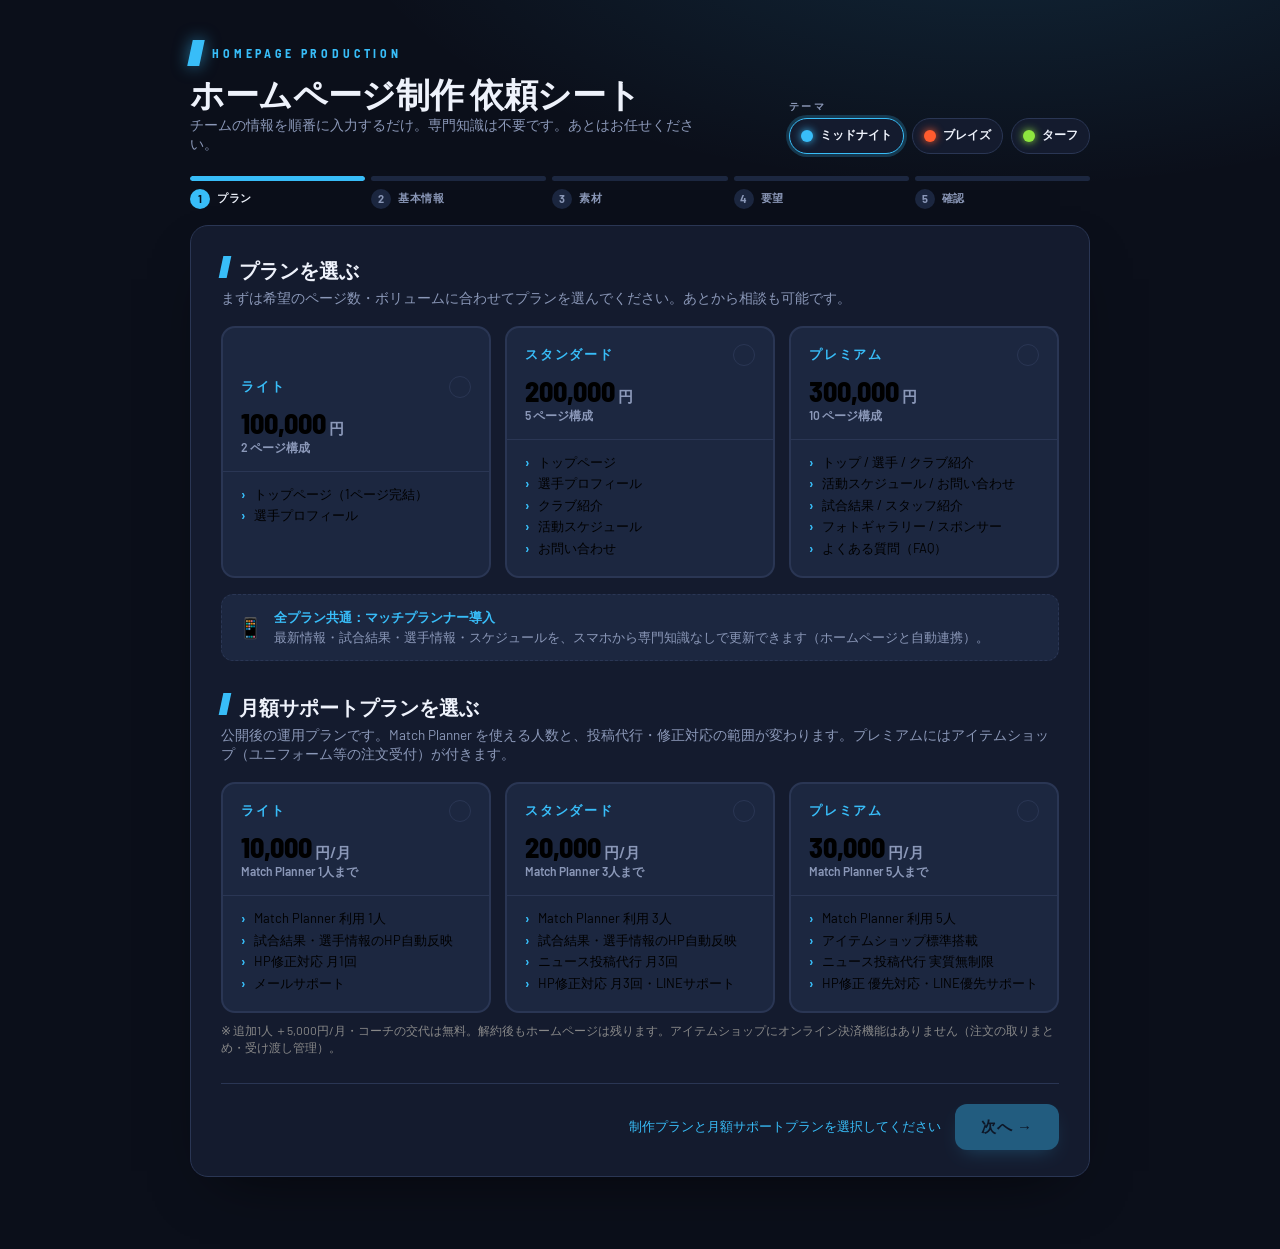
<file: order-form.html>
<!DOCTYPE html>
<html lang="ja">
<head>
<meta charset="UTF-8">
<meta name="viewport" content="width=device-width, initial-scale=1.0">
<title>ホームページ制作 依頼シート | nofootball</title>
<meta name="description" content="nofootballのホームページ制作依頼シートです。チームの情報を順番に入力するだけで、制作に必要な情報をお送りいただけます。">
<meta name="robots" content="noindex">
<meta property="og:type" content="website">
<meta property="og:title" content="ホームページ制作 依頼シート | nofootball">
<meta property="og:description" content="チームの情報を順番に入力するだけ。専門知識は不要です。">
<meta property="og:locale" content="ja_JP">

<link rel="preconnect" href="https://fonts.googleapis.com">
<link rel="preconnect" href="https://fonts.gstatic.com" crossorigin>
<link href="https://fonts.googleapis.com/css2?family=Barlow:wght@400;500;600;700&family=Barlow+Semi+Condensed:wght@500;600;700;800&display=swap" rel="stylesheet">
<link rel="stylesheet" href="css/order-form.css">
</head>
<body data-theme="midnight">

<div class="of-page">
  <div class="of-wrap">

    <!-- ===== ヘッダー ===== -->
    <header class="of-header">
      <div>
        <div class="of-eyebrow-row">
          <span class="of-eyebrow-bar"></span>
          <span class="of-eyebrow">Homepage Production</span>
        </div>
        <h1 class="of-title">ホームページ制作 依頼シート</h1>
        <p class="of-sub">チームの情報を順番に入力するだけ。専門知識は不要です。あとはお任せください。</p>
      </div>
      <div class="theme-picker">
        <span class="theme-picker__label">テーマ</span>
        <div class="theme-picker__row">
          <button type="button" class="theme-btn" data-theme-btn="midnight" aria-label="ミッドナイトテーマ">
            <span class="theme-btn__dot" style="background:#38bdf8;box-shadow:0 0 8px #38bdf8"></span>ミッドナイト
          </button>
          <button type="button" class="theme-btn" data-theme-btn="blaze" aria-label="ブレイズテーマ">
            <span class="theme-btn__dot" style="background:#ff5b2e;box-shadow:0 0 8px #ff5b2e"></span>ブレイズ
          </button>
          <button type="button" class="theme-btn" data-theme-btn="turf" aria-label="ターフテーマ">
            <span class="theme-btn__dot" style="background:#8ee63f;box-shadow:0 0 8px #8ee63f"></span>ターフ
          </button>
        </div>
      </div>
    </header>

    <!-- ===== フォーム本体 ===== -->
    <div id="of-form-root">

      <!-- ステップ進捗 -->
      <div class="of-steps" id="of-steps"></div>

      <div class="of-card">

        <!-- STEP 1: プラン選択 -->
        <section class="step-panel" data-step-panel="1">
          <div class="of-h2-row"><span class="of-h2-bar"></span><h2 class="of-h2">プランを選ぶ</h2></div>
          <p class="of-desc">まずは希望のページ数・ボリュームに合わせてプランを選んでください。あとから相談も可能です。</p>
          <div class="plan-grid" id="plan-grid"></div>
          <div class="of-tip">
            <span class="of-tip__icon">📱</span>
            <div class="of-tip__text"><b>全プラン共通：マッチプランナー導入</b><br>最新情報・試合結果・選手情報・スケジュールを、スマホから専門知識なしで更新できます（ホームページと自動連携）。</div>
          </div>

          <div class="of-h2-row" style="margin-top:32px"><span class="of-h2-bar"></span><h2 class="of-h2">月額サポートプランを選ぶ</h2></div>
          <p class="of-desc">公開後の運用プランです。Match Planner を使える人数と、投稿代行・修正対応の範囲が変わります。プレミアムにはアイテムショップ（ユニフォーム等の注文受付）が付きます。</p>
          <div class="plan-grid" id="monthly-grid"></div>
          <p class="of-desc" style="margin-top:10px;font-size:12px;color:#888">※ 追加1人 ＋5,000円/月・コーチの交代は無料。解約後もホームページは残ります。アイテムショップにオンライン決済機能はありません（注文の取りまとめ・受け渡し管理）。</p>
        </section>

        <!-- STEP 2: クラブ基本情報 -->
        <section class="step-panel" data-step-panel="2">
          <div class="of-h2-row"><span class="of-h2-bar"></span><h2 class="of-h2">クラブ基本情報</h2></div>
          <p class="of-desc"><span class="req-mark">*</span> は必須項目です。分かる範囲で大丈夫です。</p>
          <div class="field-grid">
            <label class="field field--full">クラブ・チーム名 <span class="req-mark">*</span>
              <input class="field-input" type="text" id="f-clubName" placeholder="例）レイクサイド フットボールクラブ">
            </label>
            <label class="field">競技・種目
              <input class="field-input" type="text" id="f-sport" placeholder="例）サッカー / U-15">
            </label>
            <label class="field">設立年
              <input class="field-input" type="text" id="f-founded" placeholder="例）2011年">
            </label>
            <label class="field field--full">活動拠点・所在地
              <input class="field-input" type="text" id="f-address" placeholder="例）〇〇県〇〇市 〇〇グラウンド">
            </label>
            <label class="field">ご担当者名 <span class="req-mark">*</span>
              <input class="field-input" type="text" id="f-contact" placeholder="例）山田 太郎">
            </label>
            <label class="field">電話番号
              <input class="field-input" type="tel" id="f-phone" placeholder="例）090-1234-5678">
            </label>
            <label class="field">メールアドレス <span class="req-mark">*</span>
              <input class="field-input" type="email" id="f-email" placeholder="例）info@club.jp">
            </label>
            <label class="field">現在のサイトURL（あれば）
              <input class="field-input" type="text" id="f-existingUrl" placeholder="https://">
            </label>
          </div>
        </section>

        <!-- STEP 3: ブランド素材 -->
        <section class="step-panel" data-step-panel="3">
          <div class="of-h2-row"><span class="of-h2-bar"></span><h2 class="of-h2">ブランド素材</h2></div>
          <p class="of-desc">ロゴやチームカラー、掲載したい写真をアップロードしてください。（後からの追加も可能です）</p>

          <div class="of-label-sm">ロゴ / エンブレム</div>
          <label class="upload-box" id="logo-box">
            <span class="upload-box__preview" id="logo-preview">🛡️</span>
            <span class="upload-box__text">
              <span class="upload-box__title" id="logo-label">ロゴをアップロード</span>
              <span class="upload-box__hint">PNG / JPG / SVG・クリックして選択</span>
            </span>
            <input type="file" accept="image/*" id="f-logo" hidden>
          </label>

          <div class="of-label-sm of-label-sm--mt">チームカラー</div>
          <div class="color-row">
            <label class="color-field">
              <input type="color" id="f-colorMain" value="#1e5bd6">
              <span class="color-field__meta"><span class="color-field__label">メインカラー</span><span class="color-field__val" id="colorMain-val">#1e5bd6</span></span>
            </label>
            <label class="color-field">
              <input type="color" id="f-colorSub" value="#f2b705">
              <span class="color-field__meta"><span class="color-field__label">サブカラー</span><span class="color-field__val" id="colorSub-val">#f2b705</span></span>
            </label>
          </div>

          <div class="of-label-sm of-label-sm--mt">写真素材（複数可）</div>
          <label class="upload-box upload-box--wide">
            <span class="upload-box__icon">📷</span>
            <span class="upload-box__title">クリックして写真を追加</span>
            <span class="upload-box__hint">試合・練習・選手・施設などの写真をまとめて選べます</span>
            <input type="file" accept="image/*" multiple id="f-photos" hidden>
          </label>
          <div class="photo-grid" id="photo-grid"></div>
        </section>

        <!-- STEP 4: コンテンツ・ご要望 -->
        <section class="step-panel" data-step-panel="4">
          <div class="of-h2-row"><span class="of-h2-bar"></span><h2 class="of-h2">コンテンツ・ご要望</h2></div>
          <p class="of-desc">活動スケジュールや参考にしたいサイト、伝えたいことを教えてください。</p>

          <div class="of-label-sm">活動スケジュール</div>
          <div class="sched-list" id="sched-list"></div>
          <button type="button" class="add-row-btn" id="add-sched">＋ 予定を追加</button>

          <div class="of-label-sm of-label-sm--mt">参考にしたいサイト</div>
          <div class="ref-list" id="ref-list"></div>
          <button type="button" class="add-row-btn" id="add-ref">＋ URLを追加</button>

          <div class="of-label-sm of-label-sm--mt">自由記述・ご要望</div>
          <textarea class="field-input textarea" id="f-requests" placeholder="「トップに大きく試合写真を出したい」「明るく元気な印象にしたい」など、どんなことでもお書きください。"></textarea>
        </section>

        <!-- STEP 5: 確認 -->
        <section class="step-panel" data-step-panel="5">
          <div class="of-h2-row"><span class="of-h2-bar"></span><h2 class="of-h2">入力内容の確認</h2></div>
          <p class="of-desc">内容をご確認ください。修正したい項目はステップ番号をタップすると戻れます。</p>

          <div class="summary-card">
            <div class="summary-head">
              <div><div class="summary-head__label">選択プラン</div><div class="summary-head__plan" id="sum-planName">—</div></div>
              <div class="summary-head__price-wrap"><div class="summary-head__price" id="sum-planPrice">—</div><div class="summary-head__pages" id="sum-planPages">—</div></div>
            </div>
            <div class="summary-rows" id="summary-rows"></div>
            <div class="summary-attach">
              <div class="summary-attach__label">添付素材</div>
              <div class="summary-attach__val">
                <span class="summary-attach__preview" id="sum-logo-preview"></span>
                <span id="sum-attach-text">ロゴ なし・写真 0 枚</span>
              </div>
            </div>
          </div>
          <div class="summary-swatches">
            <span class="swatch" id="sw-accent"></span><span class="swatch" id="sw-main"></span><span class="swatch" id="sw-sub"></span>
            <span class="summary-note">送信後、内容をもとに制作チームからご連絡します。写真・ロゴの実データはメールまたはLINEで別途お送りください。</span>
          </div>
        </section>

        <!-- フッターナビ -->
        <div class="of-footer-nav">
          <button type="button" class="btn-back" id="btn-prev">← 戻る</button>
          <div class="of-footer-nav__right">
            <span class="hint-text" id="hint-text" hidden></span>
            <button type="button" class="btn-next" id="btn-next">次へ →</button>
          </div>
        </div>
      </div>
    </div>

    <!-- ===== 完了画面 ===== -->
    <div class="done-screen" id="done-screen" hidden>
      <div class="done-icon">✓</div>
      <h2 class="done-title">送信が完了しました</h2>
      <p class="done-text"><span id="done-clubName">—</span> 様、ありがとうございます。<br>入力いただいた内容をもとに、制作チームより <b id="done-email">—</b> へご連絡します。</p>
      <button type="button" class="btn-restart" id="btn-restart">もう一度入力する</button>
    </div>

  </div>
</div>

<script src="js/order-form.js"></script>
</body>
</html>
</file>
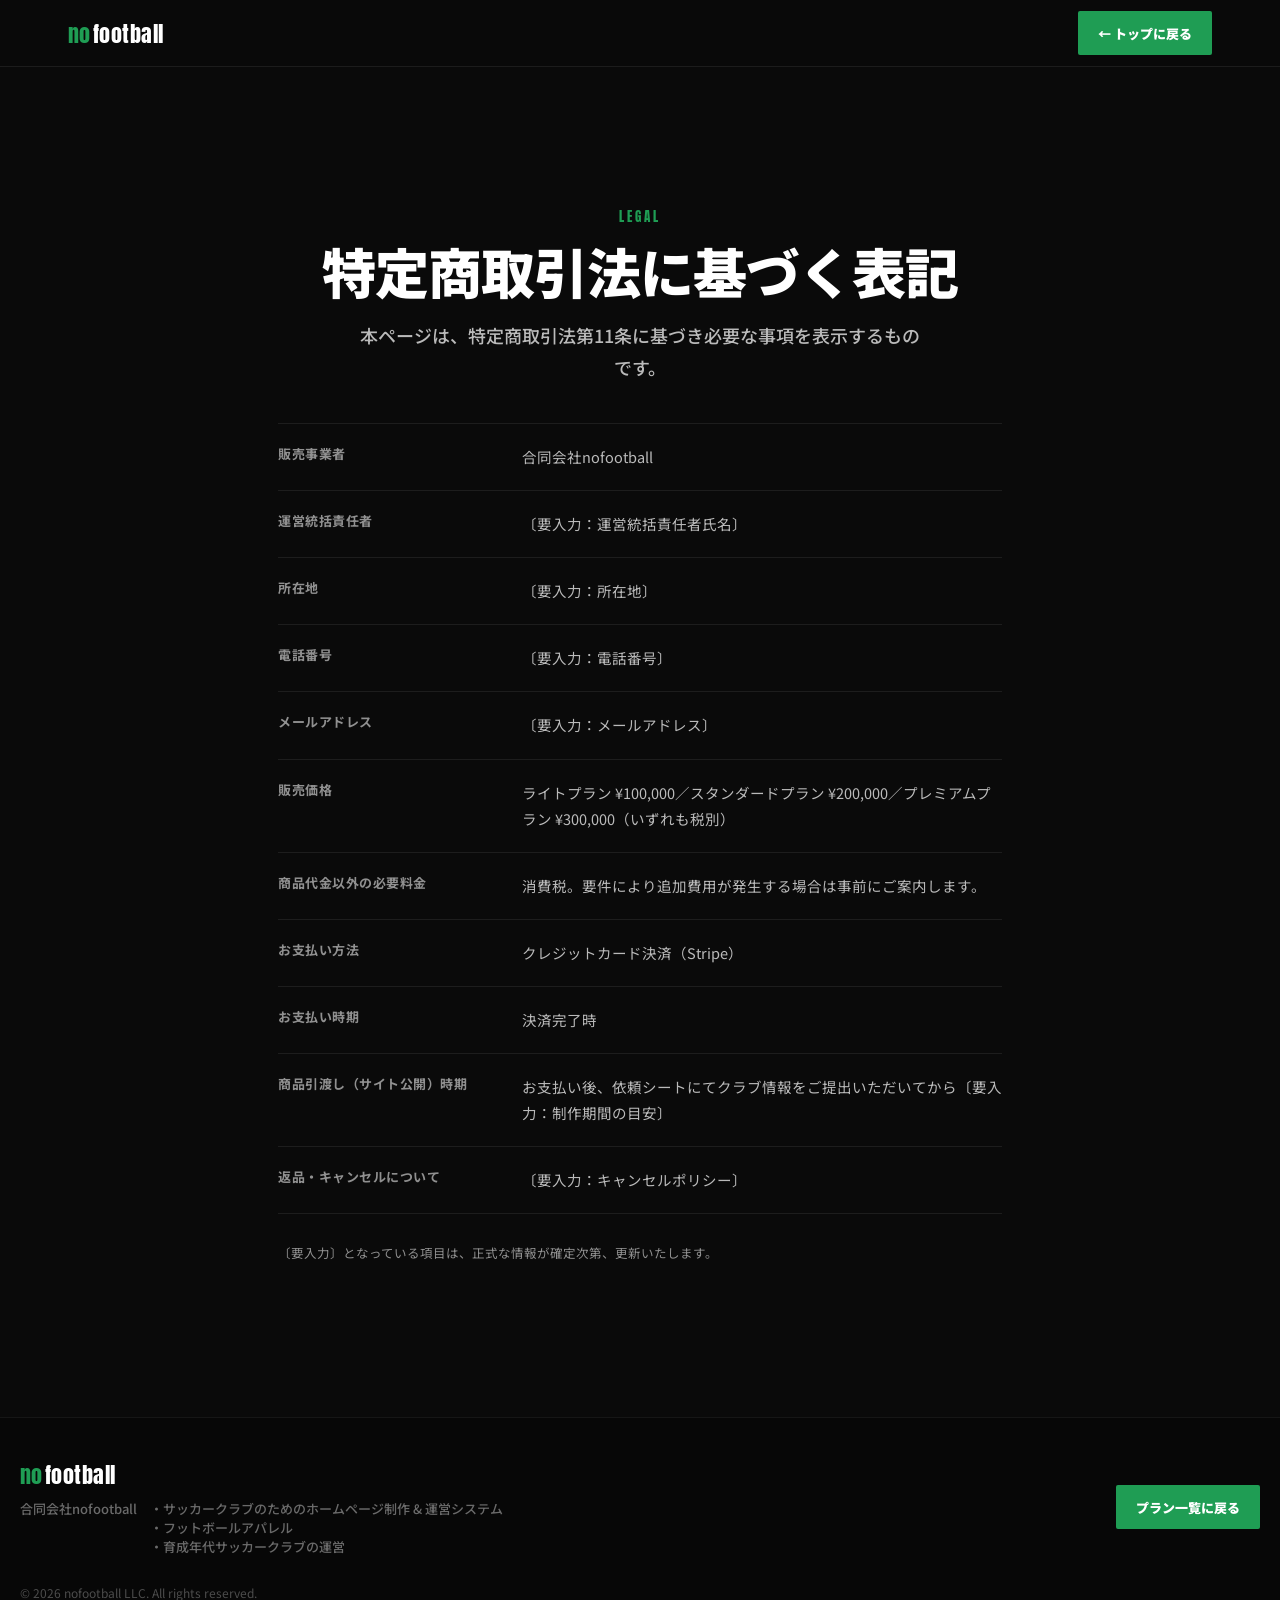
<file: tokushoho.html>
<!DOCTYPE html>
<html lang="ja">
<head>
<meta charset="UTF-8">
<meta name="viewport" content="width=device-width, initial-scale=1.0">
<title>特定商取引法に基づく表記 | nofootball</title>
<meta name="description" content="nofootball の特定商取引法に基づく表記です。">
<meta name="robots" content="noindex">

<link rel="preconnect" href="https://fonts.googleapis.com">
<link rel="preconnect" href="https://fonts.gstatic.com" crossorigin>
<link href="https://fonts.googleapis.com/css2?family=Anton&family=Noto+Sans+JP:wght@400;500;700;900&display=swap" rel="stylesheet">

<link rel="stylesheet" href="css/style.css">
</head>
<body>

<header class="nav">
  <div class="nav__inner">
    <a href="index.html" class="nav__logo">
      <span class="nav__logo-accent">no</span>football
    </a>
    <a href="index.html#plans" class="btn btn--nav">← トップに戻る</a>
  </div>
</header>

<section class="section section--dark">
  <div class="container container--narrow">
    <div class="container--center">
      <div class="eyebrow">Legal</div>
      <h1 class="heading">特定商取引法に基づく表記</h1>
      <p class="lead lead--dark">本ページは、特定商取引法第11条に基づき必要な事項を表示するものです。</p>
    </div>

    <dl class="legal-table">
      <div class="legal-table__row">
        <dt class="legal-table__term">販売事業者</dt>
        <dd class="legal-table__desc">合同会社nofootball</dd>
      </div>
      <div class="legal-table__row">
        <dt class="legal-table__term">運営統括責任者</dt>
        <dd class="legal-table__desc">〔要入力：運営統括責任者氏名〕</dd>
      </div>
      <div class="legal-table__row">
        <dt class="legal-table__term">所在地</dt>
        <dd class="legal-table__desc">〔要入力：所在地〕</dd>
      </div>
      <div class="legal-table__row">
        <dt class="legal-table__term">電話番号</dt>
        <dd class="legal-table__desc">〔要入力：電話番号〕</dd>
      </div>
      <div class="legal-table__row">
        <dt class="legal-table__term">メールアドレス</dt>
        <dd class="legal-table__desc">〔要入力：メールアドレス〕</dd>
      </div>
      <div class="legal-table__row">
        <dt class="legal-table__term">販売価格</dt>
        <dd class="legal-table__desc">ライトプラン ¥100,000／スタンダードプラン ¥200,000／プレミアムプラン ¥300,000（いずれも税別）</dd>
      </div>
      <div class="legal-table__row">
        <dt class="legal-table__term">商品代金以外の必要料金</dt>
        <dd class="legal-table__desc">消費税。要件により追加費用が発生する場合は事前にご案内します。</dd>
      </div>
      <div class="legal-table__row">
        <dt class="legal-table__term">お支払い方法</dt>
        <dd class="legal-table__desc">クレジットカード決済（Stripe）</dd>
      </div>
      <div class="legal-table__row">
        <dt class="legal-table__term">お支払い時期</dt>
        <dd class="legal-table__desc">決済完了時</dd>
      </div>
      <div class="legal-table__row">
        <dt class="legal-table__term">商品引渡し（サイト公開）時期</dt>
        <dd class="legal-table__desc">お支払い後、依頼シートにてクラブ情報をご提出いただいてから〔要入力：制作期間の目安〕</dd>
      </div>
      <div class="legal-table__row">
        <dt class="legal-table__term">返品・キャンセルについて</dt>
        <dd class="legal-table__desc">〔要入力：キャンセルポリシー〕</dd>
      </div>
    </dl>

    <p class="legal-note">〔要入力〕となっている項目は、正式な情報が確定次第、更新いたします。</p>
  </div>
</section>

<footer class="footer">
  <div class="footer__inner">
    <div>
      <div class="nav__logo"><span class="nav__logo-accent">no</span>football</div>
      <div class="footer__desc">合同会社nofootball　・サッカークラブのためのホームページ制作 &amp; 運営システム<br>　　　　　　　　　　・フットボールアパレル<br>　　　　　　　　　　・育成年代サッカークラブの運営</div>
    </div>
    <a href="index.html#plans" class="btn btn--nav">プラン一覧に戻る</a>
  </div>
  <div class="footer__copyright">© 2026 nofootball LLC. All rights reserved.</div>
</footer>

</body>
</html>
</file>
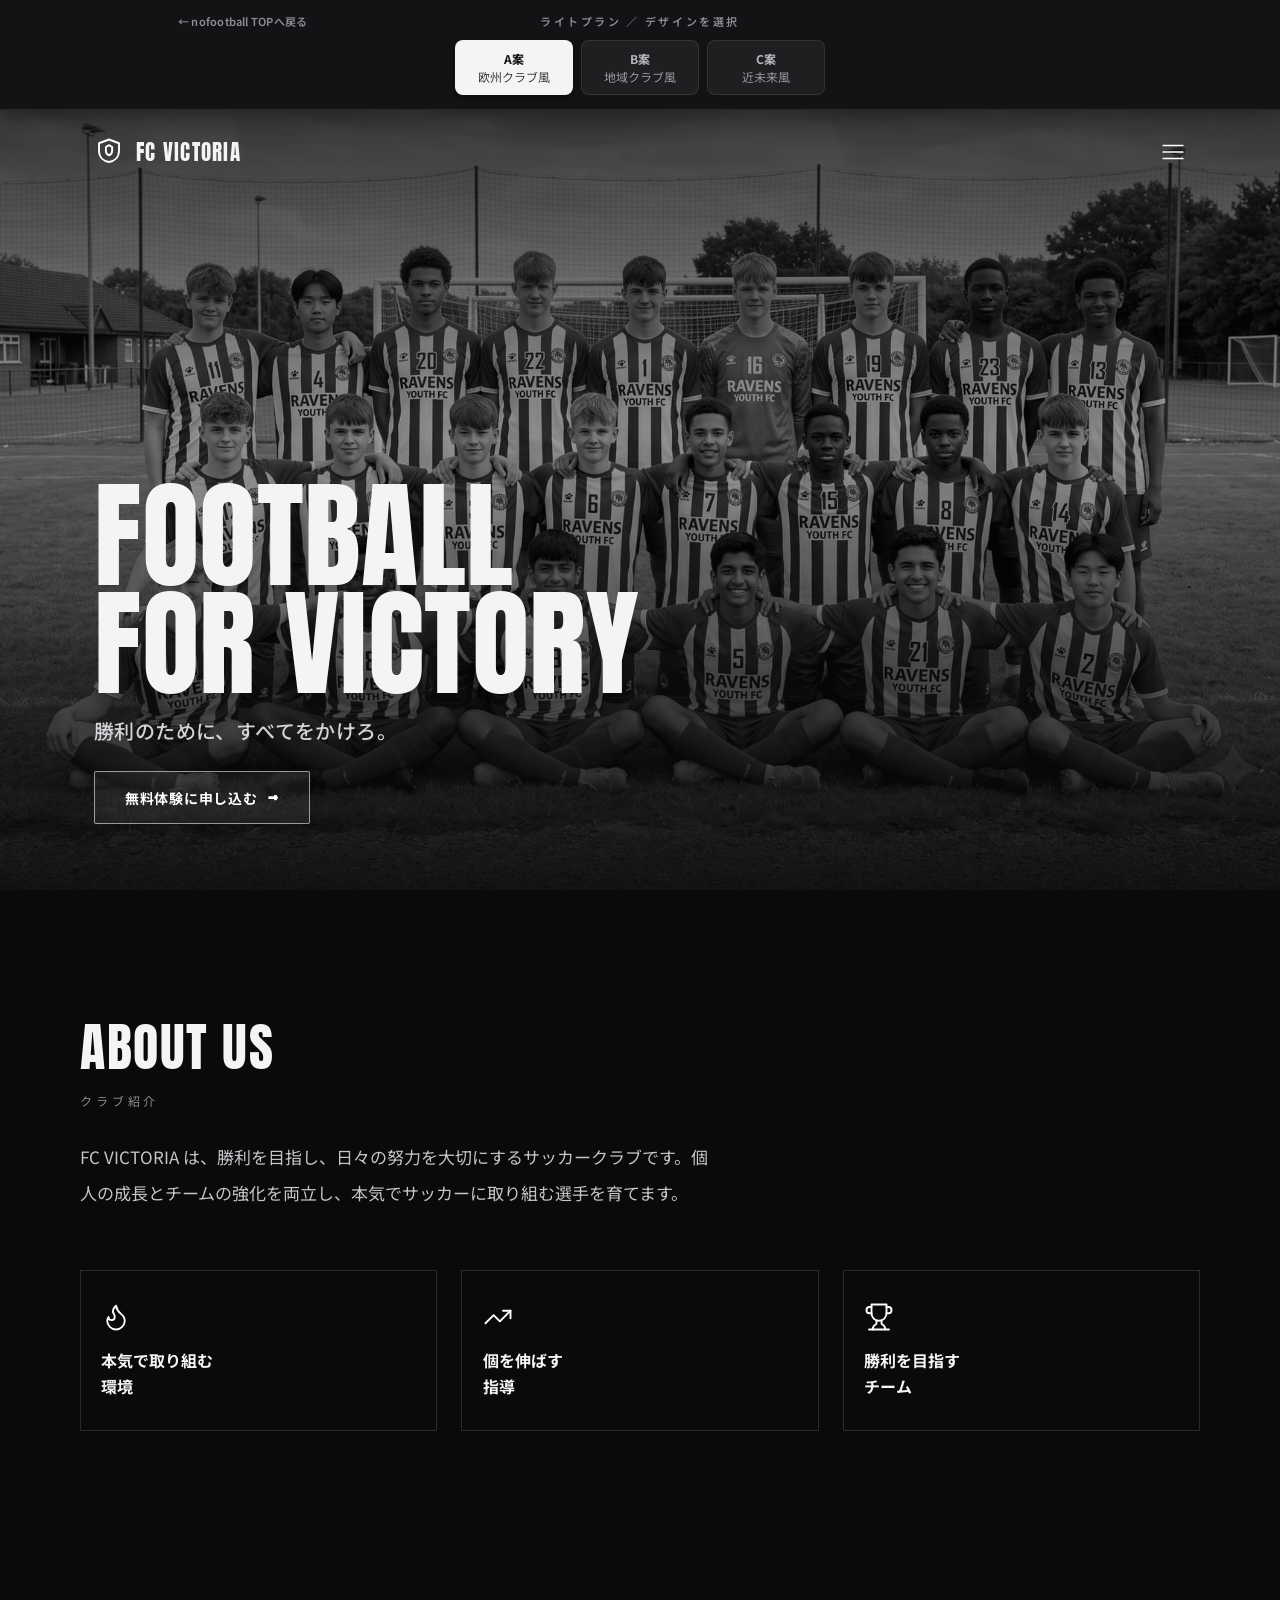
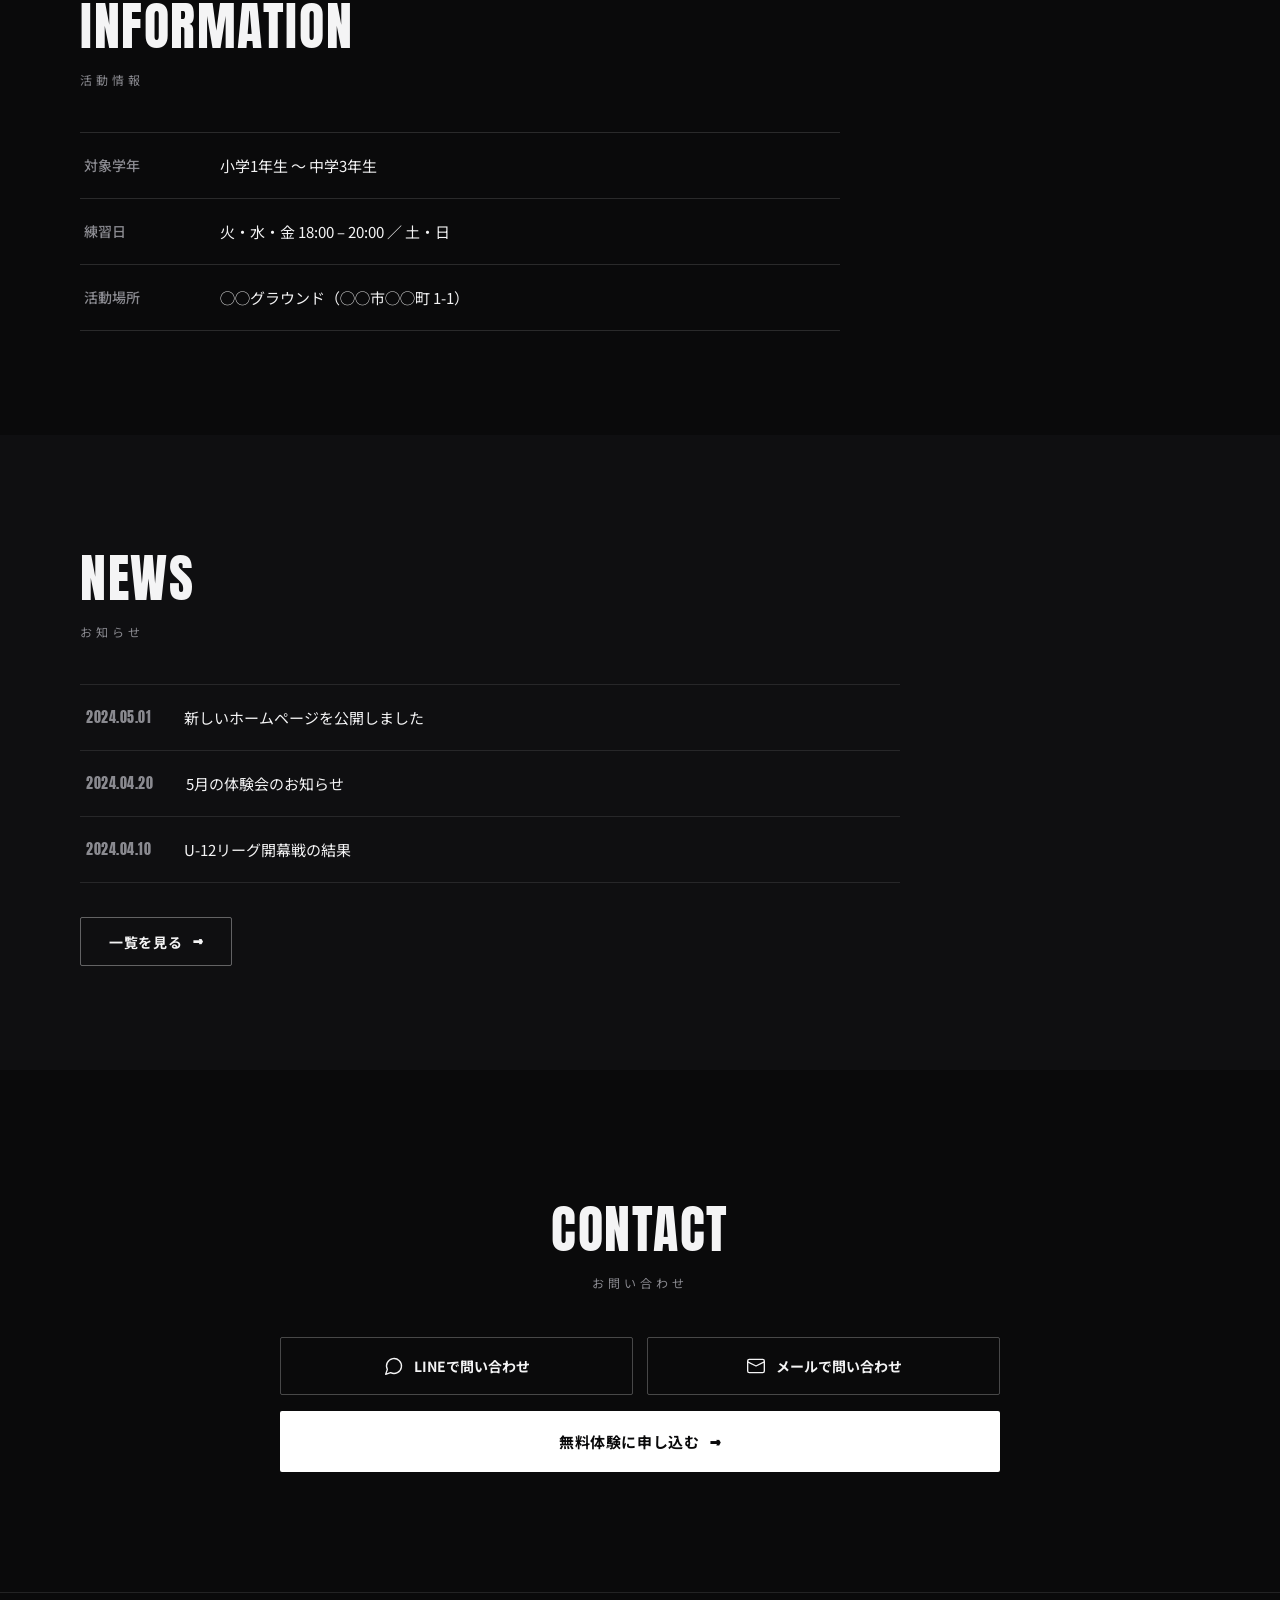
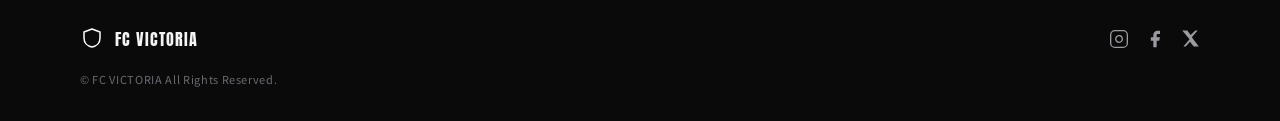
<file: demo/light-plan.html>
<!DOCTYPE html>
<html lang="ja">
<head>
<meta charset="utf-8">
<meta name="viewport" content="width=device-width, initial-scale=1">
<title>デザインサンプル（A/B/C 3案）｜ライトプラン - nofootball</title>
<meta name="description" content="サッカークラブ向けホームページ制作「ライトプラン」のデザインサンプルです。欧州クラブ風・地域クラブ風・近未来風の3案をタブで切り替えて確認できます。">
<meta name="robots" content="noindex,follow">
<link rel="preconnect" href="https://fonts.googleapis.com">
<link rel="preconnect" href="https://fonts.gstatic.com" crossorigin>
<link href="https://fonts.googleapis.com/css2?family=Anton&family=Rajdhani:wght@500;600;700&family=Zen+Maru+Gothic:wght@500;700;900&family=Noto+Sans+JP:wght@400;500;700;900&display=swap" rel="stylesheet">
<style>
*{box-sizing:border-box}
html,body{margin:0;padding:0}
body{font-family:'Noto Sans JP',system-ui,sans-serif;-webkit-font-smoothing:antialiased}
img{display:block;max-width:100%}
button{font-family:inherit;cursor:pointer;border:none;background:none;padding:0}
a{text-decoration:none;color:inherit}
@keyframes cGlow{0%,100%{box-shadow:0 0 22px rgba(34,211,238,.35)}50%{box-shadow:0 0 34px rgba(34,211,238,.6)}}

/* ---- theme switch bar ---- */
.theme-bar{position:fixed;top:0;left:0;right:0;z-index:200;background:#131316;border-bottom:1px solid rgba(255,255,255,.09);box-shadow:0 6px 24px rgba(0,0,0,.35)}
.theme-bar__inner{max-width:960px;margin:0 auto;padding:13px 18px 14px}
.theme-bar__row{display:flex;flex-direction:column;align-items:center;gap:6px;justify-content:center;position:relative;margin-bottom:11px}
.theme-bar__back{align-self:flex-start;color:#8d8d96;font-size:11px;font-weight:600;letter-spacing:.02em;white-space:nowrap}
.theme-bar__back:hover{color:#e8eaf0}
.theme-bar__label{color:#8d8d96;font-size:11px;font-weight:600;letter-spacing:.24em}
.theme-bar__tabs{display:flex;gap:8px;justify-content:center;flex-wrap:wrap}
.theme-tab{display:flex;flex-direction:column;gap:2px;align-items:center;padding:10px 16px;border-radius:8px;font-size:12px;line-height:1.3;transition:all .18s;min-width:118px;background:rgba(255,255,255,.05);color:#b6b6bd;border:1px solid rgba(255,255,255,.09)}
.theme-tab strong{font-weight:700}
.theme-tab span{opacity:.8}
.theme-tab.is-active{background:#f4f4f5;color:#0f0f12;box-shadow:0 2px 10px rgba(0,0,0,.4);border-color:transparent}
.theme-wrap{background:#131316}
@media (min-width:640px){
  .theme-bar__row{flex-direction:row}
  .theme-bar__back{position:absolute;left:0}
}

/* ---- A案: hover states ---- */
.a-hero-cta:hover{background:rgba(255,255,255,.14)}
.a-news-row:hover{background:rgba(255,255,255,.03)}
.a-contact-link:hover{background:rgba(255,255,255,.06)}
.a-cta-white:hover{opacity:.9}

/* ---- B案: hover states ---- */
.b-hero-cta:hover{transform:translateY(-2px)}
.b-news-card:hover{border-color:#bcd4f2;box-shadow:0 8px 20px rgba(31,111,224,.08)}
.b-more:hover{background:#1a5fc4}
.b-contact-link:hover{border-color:#1f6fe0}
.b-cta-big:hover{transform:translateY(-2px)}

/* ---- C案: hover states ---- */
.c-hero-cta:hover{filter:brightness(1.08)}
.c-news-card:hover{border-color:rgba(34,211,238,.55);box-shadow:0 0 20px rgba(34,211,238,.18)}
.c-more:hover{background:rgba(34,211,238,.1)}
.c-contact-link:hover{border-color:rgba(34,211,238,.6)}
.c-cta-big:hover{filter:brightness(1.08)}
</style>
</head>
<body>

<div class="theme-bar">
  <div class="theme-bar__inner">
    <div class="theme-bar__row">
      <a class="theme-bar__back" href="../index.html">← nofootball TOPへ戻る</a>
      <div class="theme-bar__label">ライトプラン ／ デザインを選択</div>
    </div>
    <div class="theme-bar__tabs">
      <button type="button" class="theme-tab is-active" data-theme="A"><strong>A案</strong><span>欧州クラブ風</span></button>
      <button type="button" class="theme-tab" data-theme="B"><strong>B案</strong><span>地域クラブ風</span></button>
      <button type="button" class="theme-tab" data-theme="C"><strong>C案</strong><span>近未来風</span></button>
    </div>
  </div>
</div>

<div class="theme-wrap">

<!-- ============================= A案 ============================= -->
<div id="panel-a" class="design-panel" style="background:#0a0a0b;color:#f4f4f5">

  <!-- HERO -->
  <section style="position:relative;min-height:clamp(560px,90vh,780px);display:flex;flex-direction:column;overflow:hidden">
    <div style="position:absolute;inset:0;background:url('../asset/shugo2.jpg') center 22%/cover;filter:grayscale(1) contrast(1.06) brightness(.72)"></div>
    <div style="position:absolute;inset:0;background:linear-gradient(180deg,rgba(10,10,11,.72) 0%,rgba(10,10,11,.15) 42%,rgba(10,10,11,.92) 100%)"></div>
    <div style="position:relative;z-index:2;flex:1;display:flex;flex-direction:column;max-width:1180px;width:100%;margin:0 auto;padding:26px clamp(20px,5vw,44px) clamp(40px,6vw,66px)">
      <header style="display:flex;align-items:center;justify-content:space-between">
        <div style="display:flex;align-items:center;gap:12px">
          <svg width="30" height="30" viewBox="0 0 24 24" fill="none" stroke="#fff" stroke-width="1.5" stroke-linejoin="round"><path d="M12 2 4 5v6c0 5 3.4 8.3 8 9 4.6-.7 8-4 8-9V5z"/><path d="M12 6.5 9.5 8v3c0 2 1 3.2 2.5 3.6C13.5 14.2 14.5 13 14.5 11V8z"/></svg>
          <span style="font-family:'Anton',sans-serif;font-size:21px;letter-spacing:.06em">FC VICTORIA</span>
        </div>
        <svg width="26" height="26" viewBox="0 0 24 24" fill="none" stroke="#fff" stroke-width="1.6" stroke-linecap="round"><line x1="3" y1="6" x2="21" y2="6"/><line x1="3" y1="12" x2="21" y2="12"/><line x1="3" y1="18" x2="21" y2="18"/></svg>
      </header>
      <div style="margin-top:auto">
        <h1 style="font-family:'Anton',sans-serif;font-weight:400;font-size:clamp(46px,11.5vw,118px);line-height:.92;letter-spacing:.005em;margin:0;text-transform:uppercase">Football<br>For Victory</h1>
        <p style="font-size:clamp(15px,2.4vw,20px);color:#d4d4d8;margin:18px 0 26px;font-weight:500;letter-spacing:.02em">勝利のために、すべてをかけろ。</p>
        <a href="#a-contact" class="a-hero-cta" style="display:inline-flex;align-items:center;gap:11px;padding:15px 30px;border:1px solid rgba(255,255,255,.55);background:rgba(255,255,255,.06);color:#fff;font-weight:700;font-size:14px;letter-spacing:.05em;border-radius:2px">無料体験に申し込む<span style="font-family:'Anton'">→</span></a>
      </div>
    </div>
  </section>

  <!-- ABOUT -->
  <section style="padding:clamp(64px,10vw,118px) clamp(20px,5vw,44px)">
    <div style="max-width:1120px;margin:0 auto">
      <div style="font-family:'Anton',sans-serif;font-size:clamp(30px,5.6vw,52px);letter-spacing:.03em;text-transform:uppercase">About Us</div>
      <div style="font-size:12px;letter-spacing:.32em;color:#8a8a90;margin-top:6px">クラブ紹介</div>
      <p style="max-width:640px;font-size:clamp(15px,2vw,17px);line-height:2.1;color:#c4c4c9;margin:30px 0 0;text-wrap:pretty">FC VICTORIA は、勝利を目指し、日々の努力を大切にするサッカークラブです。個人の成長とチームの強化を両立し、本気でサッカーに取り組む選手を育てます。</p>
      <div style="display:flex;gap:clamp(10px,2vw,24px);margin-top:clamp(38px,5vw,60px)">
        <div style="flex:1;min-width:0;border:1px solid rgba(255,255,255,.13);padding:clamp(18px,2.4vw,32px) clamp(12px,1.6vw,22px);display:flex;flex-direction:column;gap:16px">
          <svg width="30" height="30" viewBox="0 0 24 24" fill="none" stroke="#fff" stroke-width="1.5" stroke-linecap="round" stroke-linejoin="round"><path d="M8.5 14.5A2.5 2.5 0 0 0 11 12c0-1.4-.5-2-1-3-1.1-2.1-.2-4 2-6 .5 2.5 2 4.9 4 6.5 2 1.6 3 3.5 3 5.5a7 7 0 1 1-14 0c0-1.2.4-2.3 1-3a2.5 2.5 0 0 0 2.5 2.5z"/></svg>
          <div style="font-weight:700;font-size:clamp(13px,1.7vw,16px);line-height:1.6">本気で取り組む<br>環境</div>
        </div>
        <div style="flex:1;min-width:0;border:1px solid rgba(255,255,255,.13);padding:clamp(18px,2.4vw,32px) clamp(12px,1.6vw,22px);display:flex;flex-direction:column;gap:16px">
          <svg width="30" height="30" viewBox="0 0 24 24" fill="none" stroke="#fff" stroke-width="1.5" stroke-linecap="round" stroke-linejoin="round"><polyline points="22 7 13.5 15.5 8.5 10.5 2 17"/><polyline points="16 7 22 7 22 13"/></svg>
          <div style="font-weight:700;font-size:clamp(13px,1.7vw,16px);line-height:1.6">個を伸ばす<br>指導</div>
        </div>
        <div style="flex:1;min-width:0;border:1px solid rgba(255,255,255,.13);padding:clamp(18px,2.4vw,32px) clamp(12px,1.6vw,22px);display:flex;flex-direction:column;gap:16px">
          <svg width="30" height="30" viewBox="0 0 24 24" fill="none" stroke="#fff" stroke-width="1.5" stroke-linecap="round" stroke-linejoin="round"><path d="M6 9H4.5a2.5 2.5 0 0 1 0-5H6"/><path d="M18 9h1.5a2.5 2.5 0 0 0 0-5H18"/><path d="M4 22h16"/><path d="M10 14.7V17c0 .6-.5 1-1 1.2C7.9 18.8 7 20.2 7 22"/><path d="M14 14.7V17c0 .6.5 1 1 1.2C16.1 18.8 17 20.2 17 22"/><path d="M18 2H6v7a6 6 0 0 0 12 0z"/></svg>
          <div style="font-weight:700;font-size:clamp(13px,1.7vw,16px);line-height:1.6">勝利を目指す<br>チーム</div>
        </div>
      </div>
    </div>
  </section>

  <!-- INFORMATION -->
  <section style="padding:clamp(20px,3vw,40px) clamp(20px,5vw,44px) clamp(64px,9vw,104px)">
    <div style="max-width:1120px;margin:0 auto">
      <div style="font-family:'Anton',sans-serif;font-size:clamp(30px,5.6vw,52px);letter-spacing:.03em;text-transform:uppercase">Information</div>
      <div style="font-size:12px;letter-spacing:.32em;color:#8a8a90;margin-top:6px">活動情報</div>
      <div style="margin-top:clamp(28px,4vw,44px);max-width:760px">
        <div style="display:flex;gap:16px;padding:22px 4px;border-top:1px solid rgba(255,255,255,.13)"><div style="width:120px;flex:none;color:#8a8a90;font-size:14px;font-weight:500">対象学年</div><div style="font-size:15px">小学1年生 〜 中学3年生</div></div>
        <div style="display:flex;gap:16px;padding:22px 4px;border-top:1px solid rgba(255,255,255,.13)"><div style="width:120px;flex:none;color:#8a8a90;font-size:14px;font-weight:500">練習日</div><div style="font-size:15px">火・水・金 18:00 – 20:00 ／ 土・日</div></div>
        <div style="display:flex;gap:16px;padding:22px 4px;border-top:1px solid rgba(255,255,255,.13);border-bottom:1px solid rgba(255,255,255,.13)"><div style="width:120px;flex:none;color:#8a8a90;font-size:14px;font-weight:500">活動場所</div><div style="font-size:15px">◯◯グラウンド（◯◯市◯◯町 1-1）</div></div>
      </div>
    </div>
  </section>

  <!-- NEWS -->
  <section style="background:#0f0f11;padding:clamp(64px,9vw,104px) clamp(20px,5vw,44px)">
    <div style="max-width:1120px;margin:0 auto">
      <div style="font-family:'Anton',sans-serif;font-size:clamp(30px,5.6vw,52px);letter-spacing:.03em;text-transform:uppercase">News</div>
      <div style="font-size:12px;letter-spacing:.32em;color:#8a8a90;margin-top:6px">お知らせ</div>
      <div style="margin-top:clamp(28px,4vw,44px);max-width:820px">
        <a href="#a-contact" class="a-news-row" style="display:flex;gap:clamp(14px,3vw,32px);align-items:center;padding:22px 6px;border-top:1px solid rgba(255,255,255,.1)"><span style="font-family:'Anton';color:#8a8a90;font-size:14px;letter-spacing:.04em;flex:none">2024.05.01</span><span style="font-size:15px">新しいホームページを公開しました</span></a>
        <a href="#a-contact" class="a-news-row" style="display:flex;gap:clamp(14px,3vw,32px);align-items:center;padding:22px 6px;border-top:1px solid rgba(255,255,255,.1)"><span style="font-family:'Anton';color:#8a8a90;font-size:14px;letter-spacing:.04em;flex:none">2024.04.20</span><span style="font-size:15px">5月の体験会のお知らせ</span></a>
        <a href="#a-contact" class="a-news-row" style="display:flex;gap:clamp(14px,3vw,32px);align-items:center;padding:22px 6px;border-top:1px solid rgba(255,255,255,.1);border-bottom:1px solid rgba(255,255,255,.1)"><span style="font-family:'Anton';color:#8a8a90;font-size:14px;letter-spacing:.04em;flex:none">2024.04.10</span><span style="font-size:15px">U-12リーグ開幕戦の結果</span></a>
        <div style="margin-top:34px"><a href="#a-contact" style="display:inline-flex;align-items:center;gap:10px;padding:13px 28px;border:1px solid rgba(255,255,255,.35);border-radius:2px;font-size:14px;font-weight:700;letter-spacing:.05em">一覧を見る<span style="font-family:'Anton'">→</span></a></div>
      </div>
    </div>
  </section>

  <!-- CONTACT -->
  <section id="a-contact" style="padding:clamp(64px,10vw,120px) clamp(20px,5vw,44px)">
    <div style="max-width:720px;margin:0 auto;text-align:center">
      <div style="font-family:'Anton',sans-serif;font-size:clamp(30px,5.6vw,52px);letter-spacing:.03em;text-transform:uppercase">Contact</div>
      <div style="font-size:12px;letter-spacing:.32em;color:#8a8a90;margin-top:6px">お問い合わせ</div>
      <div style="display:flex;gap:14px;margin-top:clamp(30px,4vw,46px)">
        <a href="#a-contact" class="a-contact-link" style="flex:1;display:flex;align-items:center;justify-content:center;gap:10px;padding:18px 12px;border:1px solid rgba(255,255,255,.25);border-radius:2px;font-weight:700;font-size:14px"><svg width="20" height="20" viewBox="0 0 24 24" fill="none" stroke="currentColor" stroke-width="1.6" stroke-linecap="round" stroke-linejoin="round"><path d="M7.9 20A9 9 0 1 0 4 16.1L2 22z"/></svg>LINEで問い合わせ</a>
        <a href="#a-contact" class="a-contact-link" style="flex:1;display:flex;align-items:center;justify-content:center;gap:10px;padding:18px 12px;border:1px solid rgba(255,255,255,.25);border-radius:2px;font-weight:700;font-size:14px"><svg width="20" height="20" viewBox="0 0 24 24" fill="none" stroke="currentColor" stroke-width="1.6" stroke-linecap="round" stroke-linejoin="round"><rect x="2" y="4" width="20" height="16" rx="2"/><path d="m22 7-10 5L2 7"/></svg>メールで問い合わせ</a>
      </div>
      <a href="#a-contact" class="a-cta-white" style="display:flex;align-items:center;justify-content:center;gap:11px;margin-top:16px;padding:19px;background:#fff;color:#0a0a0b;border-radius:2px;font-weight:700;font-size:15px;letter-spacing:.04em">無料体験に申し込む<span style="font-family:'Anton'">→</span></a>
    </div>
  </section>

  <!-- FOOTER -->
  <footer style="border-top:1px solid rgba(255,255,255,.1);padding:34px clamp(20px,5vw,44px)">
    <div style="max-width:1120px;margin:0 auto;display:flex;align-items:center;justify-content:space-between;flex-wrap:wrap;gap:18px">
      <div style="display:flex;align-items:center;gap:11px"><svg width="24" height="24" viewBox="0 0 24 24" fill="none" stroke="#fff" stroke-width="1.5" stroke-linejoin="round"><path d="M12 2 4 5v6c0 5 3.4 8.3 8 9 4.6-.7 8-4 8-9V5z"/></svg><span style="font-family:'Anton';font-size:16px;letter-spacing:.06em">FC VICTORIA</span></div>
      <div style="display:flex;gap:16px;color:#9a9aa0"><svg width="20" height="20" viewBox="0 0 24 24" fill="none" stroke="currentColor" stroke-width="1.6"><rect x="2" y="2" width="20" height="20" rx="5"/><path d="M16 11.4A4 4 0 1 1 12.6 8 4 4 0 0 1 16 11.4"/><line x1="17.5" y1="6.5" x2="17.51" y2="6.5"/></svg><svg width="20" height="20" viewBox="0 0 24 24" fill="currentColor"><path d="M18 2h-3a5 5 0 0 0-5 5v3H7v4h3v8h4v-8h3l1-4h-4V7a1 1 0 0 1 1-1h3z"/></svg><svg width="19" height="19" viewBox="0 0 24 24" fill="currentColor"><path d="M18 2h3l-7.3 8.3L22.5 22H16l-4.6-6L6 22H3l7.8-8.9L1.5 2H8l4.2 5.5z"/></svg></div>
    </div>
    <div style="max-width:1120px;margin:20px auto 0;color:#6a6a70;font-size:11px;letter-spacing:.06em">© FC VICTORIA All Rights Reserved.</div>
  </footer>
</div>

<!-- ============================= B案 ============================= -->
<div id="panel-b" class="design-panel" style="display:none;background:#ffffff;color:#12233c">

  <!-- HEADER -->
  <header style="display:flex;align-items:center;justify-content:space-between;max-width:1120px;margin:0 auto;padding:16px clamp(20px,5vw,44px)">
    <div style="display:flex;align-items:center;gap:11px">
      <svg width="30" height="30" viewBox="0 0 24 24" fill="none" stroke="#1f6fe0" stroke-width="1.6" stroke-linejoin="round"><path d="M12 2 4 5v6c0 5 3.4 8.3 8 9 4.6-.7 8-4 8-9V5z"/><path d="M9 12l2 2 4-4"/></svg>
      <span style="font-family:'Zen Maru Gothic';font-weight:900;font-size:20px;color:#12233c">SOLUNA FC</span>
    </div>
    <svg width="26" height="26" viewBox="0 0 24 24" fill="none" stroke="#12233c" stroke-width="1.7" stroke-linecap="round"><line x1="3" y1="6" x2="21" y2="6"/><line x1="3" y1="12" x2="21" y2="12"/><line x1="3" y1="18" x2="21" y2="18"/></svg>
  </header>

  <!-- HERO -->
  <section style="position:relative;overflow:hidden;min-height:clamp(440px,66vh,600px);display:flex;align-items:flex-end;border-radius:0 0 clamp(20px,4vw,36px) clamp(20px,4vw,36px)">
    <div style="position:absolute;inset:0;background:url('../asset/shugo2.jpg') center 26%/cover;filter:saturate(1.08) brightness(1.02)"></div>
    <div style="position:absolute;inset:0;background:linear-gradient(180deg,rgba(16,58,114,.15) 0%,rgba(16,58,114,.05) 40%,rgba(16,45,90,.86) 100%)"></div>
    <div style="position:relative;z-index:2;max-width:1120px;width:100%;margin:0 auto;padding:0 clamp(20px,5vw,44px) clamp(38px,5vw,58px);color:#fff">
      <h1 style="font-family:'Zen Maru Gothic';font-weight:900;font-size:clamp(28px,6.6vw,54px);line-height:1.28;margin:0;letter-spacing:.01em;text-shadow:0 2px 18px rgba(8,30,64,.45)">サッカーが好きになる。<br>仲間と成長できる場所。</h1>
      <p style="font-size:clamp(14px,2.2vw,18px);margin:16px 0 24px;font-weight:500;text-shadow:0 1px 10px rgba(8,30,64,.4)">楽しみながら、上手くなる。</p>
      <a href="#b-contact" class="b-hero-cta" style="display:inline-flex;align-items:center;gap:9px;padding:15px 30px;background:#f6c445;color:#12233c;border-radius:999px;font-weight:700;font-size:15px;box-shadow:0 8px 22px rgba(246,196,69,.4)">無料体験に申し込む →</a>
    </div>
  </section>

  <!-- ABOUT -->
  <section style="padding:clamp(58px,9vw,104px) clamp(20px,5vw,44px);text-align:center">
    <div style="max-width:980px;margin:0 auto">
      <div style="font-family:'Zen Maru Gothic';font-weight:900;font-size:clamp(26px,5vw,42px);color:#1f6fe0;letter-spacing:.04em">ABOUT US</div>
      <div style="font-size:13px;letter-spacing:.28em;color:#5f7089;margin-top:8px;font-weight:700">クラブ紹介</div>
      <p style="max-width:600px;margin:26px auto 0;font-size:clamp(15px,2vw,17px);line-height:2.1;color:#3c4c63;text-wrap:pretty">SOLUNA FC は、地域に根ざしたサッカークラブです。サッカーの楽しさを大切にしながら、礼儀や思いやりも育てていきます。</p>
      <div style="display:flex;gap:clamp(12px,2vw,26px);margin-top:clamp(38px,5vw,58px)">
        <div style="flex:1;min-width:0;background:#f2f7fc;border:1px solid #e2ecf7;border-radius:20px;padding:clamp(22px,3vw,36px) clamp(12px,1.6vw,20px);display:flex;flex-direction:column;align-items:center;gap:16px">
          <div style="width:58px;height:58px;border-radius:50%;background:#e4effc;display:flex;align-items:center;justify-content:center;color:#1f6fe0"><svg width="28" height="28" viewBox="0 0 24 24" fill="none" stroke="currentColor" stroke-width="1.7" stroke-linecap="round" stroke-linejoin="round"><circle cx="12" cy="12" r="10"/><path d="M8 14s1.5 2 4 2 4-2 4-2"/><line x1="9" y1="9" x2="9.01" y2="9"/><line x1="15" y1="9" x2="15.01" y2="9"/></svg></div>
          <div style="font-weight:700;font-size:clamp(13px,1.7vw,16px);line-height:1.6">楽しく学べる<br>環境</div>
        </div>
        <div style="flex:1;min-width:0;background:#f2f7fc;border:1px solid #e2ecf7;border-radius:20px;padding:clamp(22px,3vw,36px) clamp(12px,1.6vw,20px);display:flex;flex-direction:column;align-items:center;gap:16px">
          <div style="width:58px;height:58px;border-radius:50%;background:#e4effc;display:flex;align-items:center;justify-content:center;color:#1f6fe0"><svg width="28" height="28" viewBox="0 0 24 24" fill="none" stroke="currentColor" stroke-width="1.7" stroke-linecap="round" stroke-linejoin="round"><path d="M16 21v-2a4 4 0 0 0-4-4H6a4 4 0 0 0-4 4v2"/><circle cx="9" cy="7" r="4"/><path d="M22 21v-2a4 4 0 0 0-3-3.9"/><path d="M16 3.1a4 4 0 0 1 0 7.8"/></svg></div>
          <div style="font-weight:700;font-size:clamp(13px,1.7vw,16px);line-height:1.6">一人ひとりを<br>大切に</div>
        </div>
        <div style="flex:1;min-width:0;background:#f2f7fc;border:1px solid #e2ecf7;border-radius:20px;padding:clamp(22px,3vw,36px) clamp(12px,1.6vw,20px);display:flex;flex-direction:column;align-items:center;gap:16px">
          <div style="width:58px;height:58px;border-radius:50%;background:#e4effc;display:flex;align-items:center;justify-content:center;color:#1f6fe0"><svg width="28" height="28" viewBox="0 0 24 24" fill="none" stroke="currentColor" stroke-width="1.7" stroke-linecap="round" stroke-linejoin="round"><path d="M20 10c0 6-8 12-8 12s-8-6-8-12a8 8 0 0 1 16 0z"/><circle cx="12" cy="10" r="3"/></svg></div>
          <div style="font-weight:700;font-size:clamp(13px,1.7vw,16px);line-height:1.6">地域とともに<br>成長</div>
        </div>
      </div>
    </div>
  </section>

  <!-- INFORMATION -->
  <section style="background:#f2f7fc;padding:clamp(58px,9vw,104px) clamp(20px,5vw,44px)">
    <div style="max-width:760px;margin:0 auto;text-align:center">
      <div style="font-family:'Zen Maru Gothic';font-weight:900;font-size:clamp(26px,5vw,42px);color:#1f6fe0;letter-spacing:.04em">INFORMATION</div>
      <div style="font-size:13px;letter-spacing:.28em;color:#5f7089;margin-top:8px;font-weight:700">活動情報</div>
      <div style="background:#fff;border:1px solid #e2ecf7;border-radius:20px;margin-top:clamp(26px,4vw,42px);padding:8px clamp(18px,3vw,32px);text-align:left;box-shadow:0 10px 30px rgba(31,111,224,.06)">
        <div style="display:flex;gap:16px;padding:20px 0;border-bottom:1px solid #eef3f9"><div style="width:110px;flex:none;color:#1f6fe0;font-weight:700;font-size:14px">対象学年</div><div style="font-size:15px;color:#28394f">小学1年生 〜 中学3年生</div></div>
        <div style="display:flex;gap:16px;padding:20px 0;border-bottom:1px solid #eef3f9"><div style="width:110px;flex:none;color:#1f6fe0;font-weight:700;font-size:14px">練習日</div><div style="font-size:15px;color:#28394f">火・木 17:30 – 19:30 ／ 土・日</div></div>
        <div style="display:flex;gap:16px;padding:20px 0"><div style="width:110px;flex:none;color:#1f6fe0;font-weight:700;font-size:14px">活動場所</div><div style="font-size:15px;color:#28394f">SOLUNAグラウンド（◯◯市◯◯町 1-1）</div></div>
      </div>
    </div>
  </section>

  <!-- NEWS -->
  <section style="padding:clamp(58px,9vw,104px) clamp(20px,5vw,44px);text-align:center">
    <div style="max-width:760px;margin:0 auto">
      <div style="font-family:'Zen Maru Gothic';font-weight:900;font-size:clamp(26px,5vw,42px);color:#1f6fe0;letter-spacing:.04em">NEWS</div>
      <div style="font-size:13px;letter-spacing:.28em;color:#5f7089;margin-top:8px;font-weight:700">お知らせ</div>
      <div style="margin-top:clamp(26px,4vw,42px);text-align:left;display:flex;flex-direction:column;gap:12px">
        <a href="#b-contact" class="b-news-card" style="display:flex;align-items:center;gap:16px;background:#fff;border:1px solid #e6edf6;border-radius:16px;padding:12px 16px"><div style="width:60px;height:60px;flex:none;border-radius:12px;background:url('../asset/shugo2.jpg') center/cover"></div><div><div style="font-size:12px;color:#7d8ca3;font-weight:600">2024.05.01</div><div style="font-size:15px;font-weight:700;margin-top:3px">新しいホームページを公開しました</div></div></a>
        <a href="#b-contact" class="b-news-card" style="display:flex;align-items:center;gap:16px;background:#fff;border:1px solid #e6edf6;border-radius:16px;padding:12px 16px"><div style="width:60px;height:60px;flex:none;border-radius:12px;background:url('../asset/shugo2.jpg') 30% center/cover"></div><div><div style="font-size:12px;color:#7d8ca3;font-weight:600">2024.04.20</div><div style="font-size:15px;font-weight:700;margin-top:3px">5月の体験会のお知らせ</div></div></a>
        <a href="#b-contact" class="b-news-card" style="display:flex;align-items:center;gap:16px;background:#fff;border:1px solid #e6edf6;border-radius:16px;padding:12px 16px"><div style="width:60px;height:60px;flex:none;border-radius:12px;background:url('../asset/shugo2.jpg') 70% center/cover"></div><div><div style="font-size:12px;color:#7d8ca3;font-weight:600">2024.04.10</div><div style="font-size:15px;font-weight:700;margin-top:3px">U-12リーグ開幕戦の結果</div></div></a>
      </div>
      <div style="margin-top:30px"><a href="#b-contact" class="b-more" style="display:inline-flex;align-items:center;gap:9px;padding:13px 30px;background:#1f6fe0;color:#fff;border-radius:999px;font-weight:700;font-size:14px">一覧を見る →</a></div>
    </div>
  </section>

  <!-- CONTACT -->
  <section id="b-contact" style="background:#f2f7fc;padding:clamp(58px,9vw,104px) clamp(20px,5vw,44px);text-align:center">
    <div style="max-width:640px;margin:0 auto">
      <div style="font-family:'Zen Maru Gothic';font-weight:900;font-size:clamp(26px,5vw,42px);color:#1f6fe0;letter-spacing:.04em">CONTACT</div>
      <div style="font-size:13px;letter-spacing:.28em;color:#5f7089;margin-top:8px;font-weight:700">お問い合わせ</div>
      <div style="display:flex;gap:14px;margin-top:clamp(28px,4vw,44px)">
        <a href="#b-contact" class="b-contact-link" style="flex:1;display:flex;align-items:center;justify-content:center;gap:9px;padding:18px 10px;background:#fff;border:1px solid #d7e3f2;border-radius:14px;font-weight:700;font-size:14px;color:#12233c"><svg width="20" height="20" viewBox="0 0 24 24" fill="none" stroke="#06c755" stroke-width="1.7" stroke-linecap="round" stroke-linejoin="round"><path d="M7.9 20A9 9 0 1 0 4 16.1L2 22z"/></svg>LINEで問い合わせ</a>
        <a href="#b-contact" class="b-contact-link" style="flex:1;display:flex;align-items:center;justify-content:center;gap:9px;padding:18px 10px;background:#fff;border:1px solid #d7e3f2;border-radius:14px;font-weight:700;font-size:14px;color:#12233c"><svg width="20" height="20" viewBox="0 0 24 24" fill="none" stroke="#1f6fe0" stroke-width="1.7" stroke-linecap="round" stroke-linejoin="round"><rect x="2" y="4" width="20" height="16" rx="2"/><path d="m22 7-10 5L2 7"/></svg>メールで問い合わせ</a>
      </div>
      <a href="#b-contact" class="b-cta-big" style="display:flex;align-items:center;justify-content:center;gap:10px;margin-top:16px;padding:20px;background:#f6c445;color:#12233c;border-radius:16px;font-weight:700;font-size:16px;box-shadow:0 10px 26px rgba(246,196,69,.42)">無料体験に申し込む →</a>
    </div>
  </section>

  <!-- FOOTER -->
  <footer style="background:#12233c;color:#fff;padding:34px clamp(20px,5vw,44px)">
    <div style="max-width:1120px;margin:0 auto;display:flex;align-items:center;justify-content:space-between;flex-wrap:wrap;gap:18px">
      <div style="display:flex;align-items:center;gap:11px"><svg width="24" height="24" viewBox="0 0 24 24" fill="none" stroke="#7fb4ff" stroke-width="1.6" stroke-linejoin="round"><path d="M12 2 4 5v6c0 5 3.4 8.3 8 9 4.6-.7 8-4 8-9V5z"/></svg><span style="font-family:'Zen Maru Gothic';font-weight:900;font-size:17px">SOLUNA FC</span></div>
      <div style="display:flex;gap:16px;color:#a9c3e6"><svg width="20" height="20" viewBox="0 0 24 24" fill="none" stroke="currentColor" stroke-width="1.6"><rect x="2" y="2" width="20" height="20" rx="5"/><path d="M16 11.4A4 4 0 1 1 12.6 8 4 4 0 0 1 16 11.4"/><line x1="17.5" y1="6.5" x2="17.51" y2="6.5"/></svg><svg width="20" height="20" viewBox="0 0 24 24" fill="currentColor"><path d="M18 2h-3a5 5 0 0 0-5 5v3H7v4h3v8h4v-8h3l1-4h-4V7a1 1 0 0 1 1-1h3z"/></svg><svg width="19" height="19" viewBox="0 0 24 24" fill="currentColor"><path d="M18 2h3l-7.3 8.3L22.5 22H16l-4.6-6L6 22H3l7.8-8.9L1.5 2H8l4.2 5.5z"/></svg></div>
    </div>
    <div style="max-width:1120px;margin:20px auto 0;color:#7f97b8;font-size:11px;letter-spacing:.06em">© SOLUNA FC All Rights Reserved.</div>
  </footer>
</div>

<!-- ============================= C案 ============================= -->
<div id="panel-c" class="design-panel" style="display:none;background:#05070d;color:#e7f3ff">

  <!-- HERO -->
  <section style="position:relative;min-height:clamp(560px,90vh,780px);display:flex;flex-direction:column;overflow:hidden">
    <div style="position:absolute;inset:0;background:url('../asset/shugo2.jpg') center 22%/cover;filter:brightness(.42) contrast(1.12) saturate(.7)"></div>
    <div style="position:absolute;inset:0;background:radial-gradient(120% 80% at 70% 30%,rgba(34,211,238,.28) 0%,rgba(34,211,238,0) 55%),linear-gradient(180deg,rgba(5,7,13,.7) 0%,rgba(5,7,13,.35) 40%,rgba(5,7,13,.97) 100%)"></div>
    <div style="position:absolute;inset:0;background:linear-gradient(115deg,rgba(59,130,246,.22),transparent 60%);mix-blend-mode:screen"></div>
    <div style="position:relative;z-index:2;flex:1;display:flex;flex-direction:column;max-width:1180px;width:100%;margin:0 auto;padding:26px clamp(20px,5vw,44px) clamp(40px,6vw,66px)">
      <header style="display:flex;align-items:center;justify-content:space-between">
        <div style="display:flex;align-items:center;gap:12px">
          <svg width="30" height="30" viewBox="0 0 24 24" fill="none" stroke="#22d3ee" stroke-width="1.5" stroke-linejoin="round"><path d="M12 2 4 5v6c0 5 3.4 8.3 8 9 4.6-.7 8-4 8-9V5z"/><path d="m9 11 3 3 3-3-3-3z"/></svg>
          <span style="font-family:'Rajdhani';font-weight:700;font-size:22px;letter-spacing:.14em;text-transform:uppercase">Nexus FC</span>
        </div>
        <svg width="26" height="26" viewBox="0 0 24 24" fill="none" stroke="#9fe9f7" stroke-width="1.6" stroke-linecap="round"><line x1="3" y1="6" x2="21" y2="6"/><line x1="3" y1="12" x2="21" y2="12"/><line x1="3" y1="18" x2="21" y2="18"/></svg>
      </header>
      <div style="margin-top:auto">
        <h1 style="font-family:'Rajdhani',sans-serif;font-weight:700;font-size:clamp(46px,11.5vw,110px);line-height:.98;letter-spacing:.02em;margin:0;text-transform:uppercase;background:linear-gradient(90deg,#a5f3ff,#5aa2ff);-webkit-background-clip:text;background-clip:text;color:transparent;filter:drop-shadow(0 0 22px rgba(34,211,238,.4))">Break<br>The Limit</h1>
        <p style="font-size:clamp(15px,2.4vw,20px);color:#bcd6ee;margin:16px 0 26px;font-weight:500;letter-spacing:.04em">限界を超えろ、未来の自分へ。</p>
        <a href="#c-contact" class="c-hero-cta" style="display:inline-flex;align-items:center;gap:11px;padding:16px 32px;background:linear-gradient(90deg,#22d3ee,#3b82f6);color:#03121f;font-weight:700;font-size:15px;letter-spacing:.03em;border-radius:8px;box-shadow:0 0 26px rgba(34,211,238,.5)">無料体験に申し込む →</a>
      </div>
    </div>
  </section>

  <!-- ABOUT -->
  <section style="padding:clamp(58px,9vw,104px) clamp(20px,5vw,44px);text-align:center">
    <div style="max-width:1000px;margin:0 auto">
      <div style="font-family:'Rajdhani';font-weight:700;font-size:clamp(28px,5.2vw,46px);letter-spacing:.1em;text-transform:uppercase;background:linear-gradient(90deg,#a5f3ff,#5aa2ff);-webkit-background-clip:text;background-clip:text;color:transparent">About Us</div>
      <div style="font-size:12px;letter-spacing:.3em;color:#6f89ab;margin-top:8px;font-weight:600">クラブ紹介</div>
      <p style="max-width:620px;margin:24px auto 0;font-size:clamp(15px,2vw,17px);line-height:2.1;color:#aec6e0;text-wrap:pretty">NEXUS FC は、次世代の選手を育てるために、最先端のトレーニングとデータを活用し、個の可能性を最大限に引き出します。</p>
      <div style="display:flex;gap:clamp(12px,2vw,24px);margin-top:clamp(38px,5vw,58px)">
        <div style="flex:1;min-width:0;background:rgba(255,255,255,.04);border:1px solid rgba(120,200,255,.24);border-radius:16px;padding:clamp(22px,3vw,34px) clamp(12px,1.6vw,20px);display:flex;flex-direction:column;align-items:center;gap:16px;backdrop-filter:blur(6px)">
          <div style="width:56px;height:56px;border-radius:14px;background:rgba(34,211,238,.1);border:1px solid rgba(34,211,238,.35);display:flex;align-items:center;justify-content:center;color:#22d3ee;box-shadow:0 0 18px rgba(34,211,238,.2)"><svg width="26" height="26" viewBox="0 0 24 24" fill="none" stroke="currentColor" stroke-width="1.7" stroke-linecap="round" stroke-linejoin="round"><line x1="12" y1="20" x2="12" y2="10"/><line x1="18" y1="20" x2="18" y2="4"/><line x1="6" y1="20" x2="6" y2="15"/></svg></div>
          <div style="font-weight:700;font-size:clamp(13px,1.7vw,16px);line-height:1.6">データに基づく<br>育成</div>
        </div>
        <div style="flex:1;min-width:0;background:rgba(255,255,255,.04);border:1px solid rgba(120,200,255,.24);border-radius:16px;padding:clamp(22px,3vw,34px) clamp(12px,1.6vw,20px);display:flex;flex-direction:column;align-items:center;gap:16px;backdrop-filter:blur(6px)">
          <div style="width:56px;height:56px;border-radius:14px;background:rgba(34,211,238,.1);border:1px solid rgba(34,211,238,.35);display:flex;align-items:center;justify-content:center;color:#22d3ee;box-shadow:0 0 18px rgba(34,211,238,.2)"><svg width="26" height="26" viewBox="0 0 24 24" fill="currentColor" stroke="none"><path d="M13 2 3 14h9l-1 8 10-12h-9z"/></svg></div>
          <div style="font-weight:700;font-size:clamp(13px,1.7vw,16px);line-height:1.6">個の可能性を<br>最大化</div>
        </div>
        <div style="flex:1;min-width:0;background:rgba(255,255,255,.04);border:1px solid rgba(120,200,255,.24);border-radius:16px;padding:clamp(22px,3vw,34px) clamp(12px,1.6vw,20px);display:flex;flex-direction:column;align-items:center;gap:16px;backdrop-filter:blur(6px)">
          <div style="width:56px;height:56px;border-radius:14px;background:rgba(34,211,238,.1);border:1px solid rgba(34,211,238,.35);display:flex;align-items:center;justify-content:center;color:#22d3ee;box-shadow:0 0 18px rgba(34,211,238,.2)"><svg width="26" height="26" viewBox="0 0 24 24" fill="none" stroke="currentColor" stroke-width="1.7" stroke-linecap="round" stroke-linejoin="round"><path d="M4.5 16.5c-1.5 1.3-2 5-2 5s3.7-.5 5-2c.7-.8.7-2.1-.1-2.9a2.2 2.2 0 0 0-2.9-.1z"/><path d="M12 15 9 12a22 22 0 0 1 2-4A12.9 12.9 0 0 1 22 2c0 2.7-.8 7.5-6 11a22 22 0 0 1-4 2z"/><path d="M9 12H4s.6-3 2-4c1.6-1.1 5 0 5 0"/><path d="M12 15v5s3-.6 4-2c1.1-1.6 0-5 0-5"/></svg></div>
          <div style="font-weight:700;font-size:clamp(13px,1.7vw,16px);line-height:1.6">未来を創る<br>チャレンジ</div>
        </div>
      </div>
    </div>
  </section>

  <!-- INFORMATION -->
  <section style="padding:clamp(20px,3vw,40px) clamp(20px,5vw,44px) clamp(58px,9vw,104px);text-align:center">
    <div style="max-width:760px;margin:0 auto">
      <div style="font-family:'Rajdhani';font-weight:700;font-size:clamp(28px,5.2vw,46px);letter-spacing:.1em;text-transform:uppercase;background:linear-gradient(90deg,#a5f3ff,#5aa2ff);-webkit-background-clip:text;background-clip:text;color:transparent">Information</div>
      <div style="font-size:12px;letter-spacing:.3em;color:#6f89ab;margin-top:8px;font-weight:600">活動情報</div>
      <div style="margin-top:clamp(26px,4vw,42px);text-align:left;display:flex;flex-direction:column;gap:12px">
        <div style="display:flex;gap:16px;background:rgba(255,255,255,.03);border:1px solid rgba(120,200,255,.2);border-radius:12px;padding:18px 20px"><div style="width:120px;flex:none;color:#22d3ee;font-weight:600;font-size:14px;letter-spacing:.03em">対象学年</div><div style="font-size:15px;color:#cfe2f4">小学1年生 〜 中学3年生</div></div>
        <div style="display:flex;gap:16px;background:rgba(255,255,255,.03);border:1px solid rgba(120,200,255,.2);border-radius:12px;padding:18px 20px"><div style="width:120px;flex:none;color:#22d3ee;font-weight:600;font-size:14px;letter-spacing:.03em">練習日</div><div style="font-size:15px;color:#cfe2f4">火・水・金 18:00 – 20:00 ／ 土・日</div></div>
        <div style="display:flex;gap:16px;background:rgba(255,255,255,.03);border:1px solid rgba(120,200,255,.2);border-radius:12px;padding:18px 20px"><div style="width:120px;flex:none;color:#22d3ee;font-weight:600;font-size:14px;letter-spacing:.03em">活動場所</div><div style="font-size:15px;color:#cfe2f4">NEXUS STADIUM（◯◯市◯◯町 1-1）</div></div>
      </div>
    </div>
  </section>

  <!-- NEWS -->
  <section style="padding:clamp(20px,3vw,40px) clamp(20px,5vw,44px) clamp(58px,9vw,104px);text-align:center">
    <div style="max-width:760px;margin:0 auto">
      <div style="font-family:'Rajdhani';font-weight:700;font-size:clamp(28px,5.2vw,46px);letter-spacing:.1em;text-transform:uppercase;background:linear-gradient(90deg,#a5f3ff,#5aa2ff);-webkit-background-clip:text;background-clip:text;color:transparent">News</div>
      <div style="font-size:12px;letter-spacing:.3em;color:#6f89ab;margin-top:8px;font-weight:600">お知らせ</div>
      <div style="margin-top:clamp(26px,4vw,42px);text-align:left;display:flex;flex-direction:column;gap:12px">
        <a href="#c-contact" class="c-news-card" style="display:flex;gap:20px;align-items:center;background:rgba(255,255,255,.03);border:1px solid rgba(120,200,255,.2);border-radius:12px;padding:18px 20px"><span style="font-family:'Rajdhani';font-weight:600;color:#22d3ee;font-size:15px;letter-spacing:.05em;flex:none">2024.05.01</span><span style="font-size:15px;color:#cfe2f4">新しいホームページを公開しました</span></a>
        <a href="#c-contact" class="c-news-card" style="display:flex;gap:20px;align-items:center;background:rgba(255,255,255,.03);border:1px solid rgba(120,200,255,.2);border-radius:12px;padding:18px 20px"><span style="font-family:'Rajdhani';font-weight:600;color:#22d3ee;font-size:15px;letter-spacing:.05em;flex:none">2024.04.20</span><span style="font-size:15px;color:#cfe2f4">5月の体験会のお知らせ</span></a>
        <a href="#c-contact" class="c-news-card" style="display:flex;gap:20px;align-items:center;background:rgba(255,255,255,.03);border:1px solid rgba(120,200,255,.2);border-radius:12px;padding:18px 20px"><span style="font-family:'Rajdhani';font-weight:600;color:#22d3ee;font-size:15px;letter-spacing:.05em;flex:none">2024.04.10</span><span style="font-size:15px;color:#cfe2f4">U-12リーグ開幕戦の結果</span></a>
      </div>
      <div style="margin-top:30px"><a href="#c-contact" class="c-more" style="display:inline-flex;align-items:center;gap:9px;padding:13px 30px;border:1px solid rgba(34,211,238,.5);color:#9fe9f7;border-radius:8px;font-weight:700;font-size:14px">一覧を見る →</a></div>
    </div>
  </section>

  <!-- CONTACT -->
  <section id="c-contact" style="padding:clamp(58px,9vw,110px) clamp(20px,5vw,44px);text-align:center">
    <div style="max-width:640px;margin:0 auto">
      <div style="font-family:'Rajdhani';font-weight:700;font-size:clamp(28px,5.2vw,46px);letter-spacing:.1em;text-transform:uppercase;background:linear-gradient(90deg,#a5f3ff,#5aa2ff);-webkit-background-clip:text;background-clip:text;color:transparent">Contact</div>
      <div style="font-size:12px;letter-spacing:.3em;color:#6f89ab;margin-top:8px;font-weight:600">お問い合わせ</div>
      <div style="display:flex;gap:14px;margin-top:clamp(28px,4vw,44px)">
        <a href="#c-contact" class="c-contact-link" style="flex:1;display:flex;align-items:center;justify-content:center;gap:9px;padding:18px 10px;background:rgba(255,255,255,.04);border:1px solid rgba(120,200,255,.3);border-radius:10px;font-weight:700;font-size:14px;color:#e7f3ff;backdrop-filter:blur(6px)"><svg width="20" height="20" viewBox="0 0 24 24" fill="none" stroke="#06c755" stroke-width="1.7" stroke-linecap="round" stroke-linejoin="round"><path d="M7.9 20A9 9 0 1 0 4 16.1L2 22z"/></svg>LINEで問い合わせ</a>
        <a href="#c-contact" class="c-contact-link" style="flex:1;display:flex;align-items:center;justify-content:center;gap:9px;padding:18px 10px;background:rgba(255,255,255,.04);border:1px solid rgba(120,200,255,.3);border-radius:10px;font-weight:700;font-size:14px;color:#e7f3ff;backdrop-filter:blur(6px)"><svg width="20" height="20" viewBox="0 0 24 24" fill="none" stroke="#22d3ee" stroke-width="1.7" stroke-linecap="round" stroke-linejoin="round"><rect x="2" y="4" width="20" height="16" rx="2"/><path d="m22 7-10 5L2 7"/></svg>メールで問い合わせ</a>
      </div>
      <a href="#c-contact" class="c-cta-big" style="display:flex;align-items:center;justify-content:center;gap:10px;margin-top:16px;padding:20px;background:linear-gradient(90deg,#22d3ee,#3b82f6);color:#03121f;border-radius:10px;font-weight:700;font-size:16px;animation:cGlow 3s ease-in-out infinite">無料体験に申し込む →</a>
    </div>
  </section>

  <!-- FOOTER -->
  <footer style="border-top:1px solid rgba(120,200,255,.16);padding:34px clamp(20px,5vw,44px);background:#04060b">
    <div style="max-width:1120px;margin:0 auto;display:flex;align-items:center;justify-content:space-between;flex-wrap:wrap;gap:18px">
      <div style="display:flex;align-items:center;gap:11px"><svg width="24" height="24" viewBox="0 0 24 24" fill="none" stroke="#22d3ee" stroke-width="1.5" stroke-linejoin="round"><path d="M12 2 4 5v6c0 5 3.4 8.3 8 9 4.6-.7 8-4 8-9V5z"/></svg><span style="font-family:'Rajdhani';font-weight:700;font-size:18px;letter-spacing:.12em;text-transform:uppercase">Nexus FC</span></div>
      <div style="display:flex;gap:16px;color:#6f89ab"><svg width="20" height="20" viewBox="0 0 24 24" fill="none" stroke="currentColor" stroke-width="1.6"><rect x="2" y="2" width="20" height="20" rx="5"/><path d="M16 11.4A4 4 0 1 1 12.6 8 4 4 0 0 1 16 11.4"/><line x1="17.5" y1="6.5" x2="17.51" y2="6.5"/></svg><svg width="20" height="20" viewBox="0 0 24 24" fill="currentColor"><path d="M18 2h-3a5 5 0 0 0-5 5v3H7v4h3v8h4v-8h3l1-4h-4V7a1 1 0 0 1 1-1h3z"/></svg><svg width="19" height="19" viewBox="0 0 24 24" fill="currentColor"><path d="M18 2h3l-7.3 8.3L22.5 22H16l-4.6-6L6 22H3l7.8-8.9L1.5 2H8l4.2 5.5z"/></svg></div>
    </div>
    <div style="max-width:1120px;margin:20px auto 0;color:#556582;font-size:11px;letter-spacing:.06em">© NEXUS FC All Rights Reserved.</div>
  </footer>
</div>

</div>

<script>
(function () {
  var bar = document.querySelector('.theme-bar');
  var wrap = document.querySelector('.theme-wrap');
  function syncBarHeight() {
    wrap.style.paddingTop = bar.offsetHeight + 'px';
  }
  syncBarHeight();
  window.addEventListener('resize', syncBarHeight);
  document.fonts && document.fonts.ready.then(syncBarHeight).catch(function () {});

  var panels = { A: document.getElementById('panel-a'), B: document.getElementById('panel-b'), C: document.getElementById('panel-c') };
  var tabs = document.querySelectorAll('[data-theme]');

  function setTheme(key) {
    Object.keys(panels).forEach(function (k) {
      panels[k].style.display = (k === key) ? '' : 'none';
    });
    tabs.forEach(function (btn) {
      btn.classList.toggle('is-active', btn.dataset.theme === key);
    });
    try { localStorage.setItem('lp_demo_theme', key); } catch (e) {}
    window.scrollTo({ top: 0 });
  }

  tabs.forEach(function (btn) {
    btn.addEventListener('click', function () { setTheme(btn.dataset.theme); });
  });

  var initial = 'A';
  try {
    var saved = localStorage.getItem('lp_demo_theme');
    if (saved === 'A' || saved === 'B' || saved === 'C') initial = saved;
  } catch (e) {}
  setTheme(initial);
})();
</script>
</body>
</html>
</file>
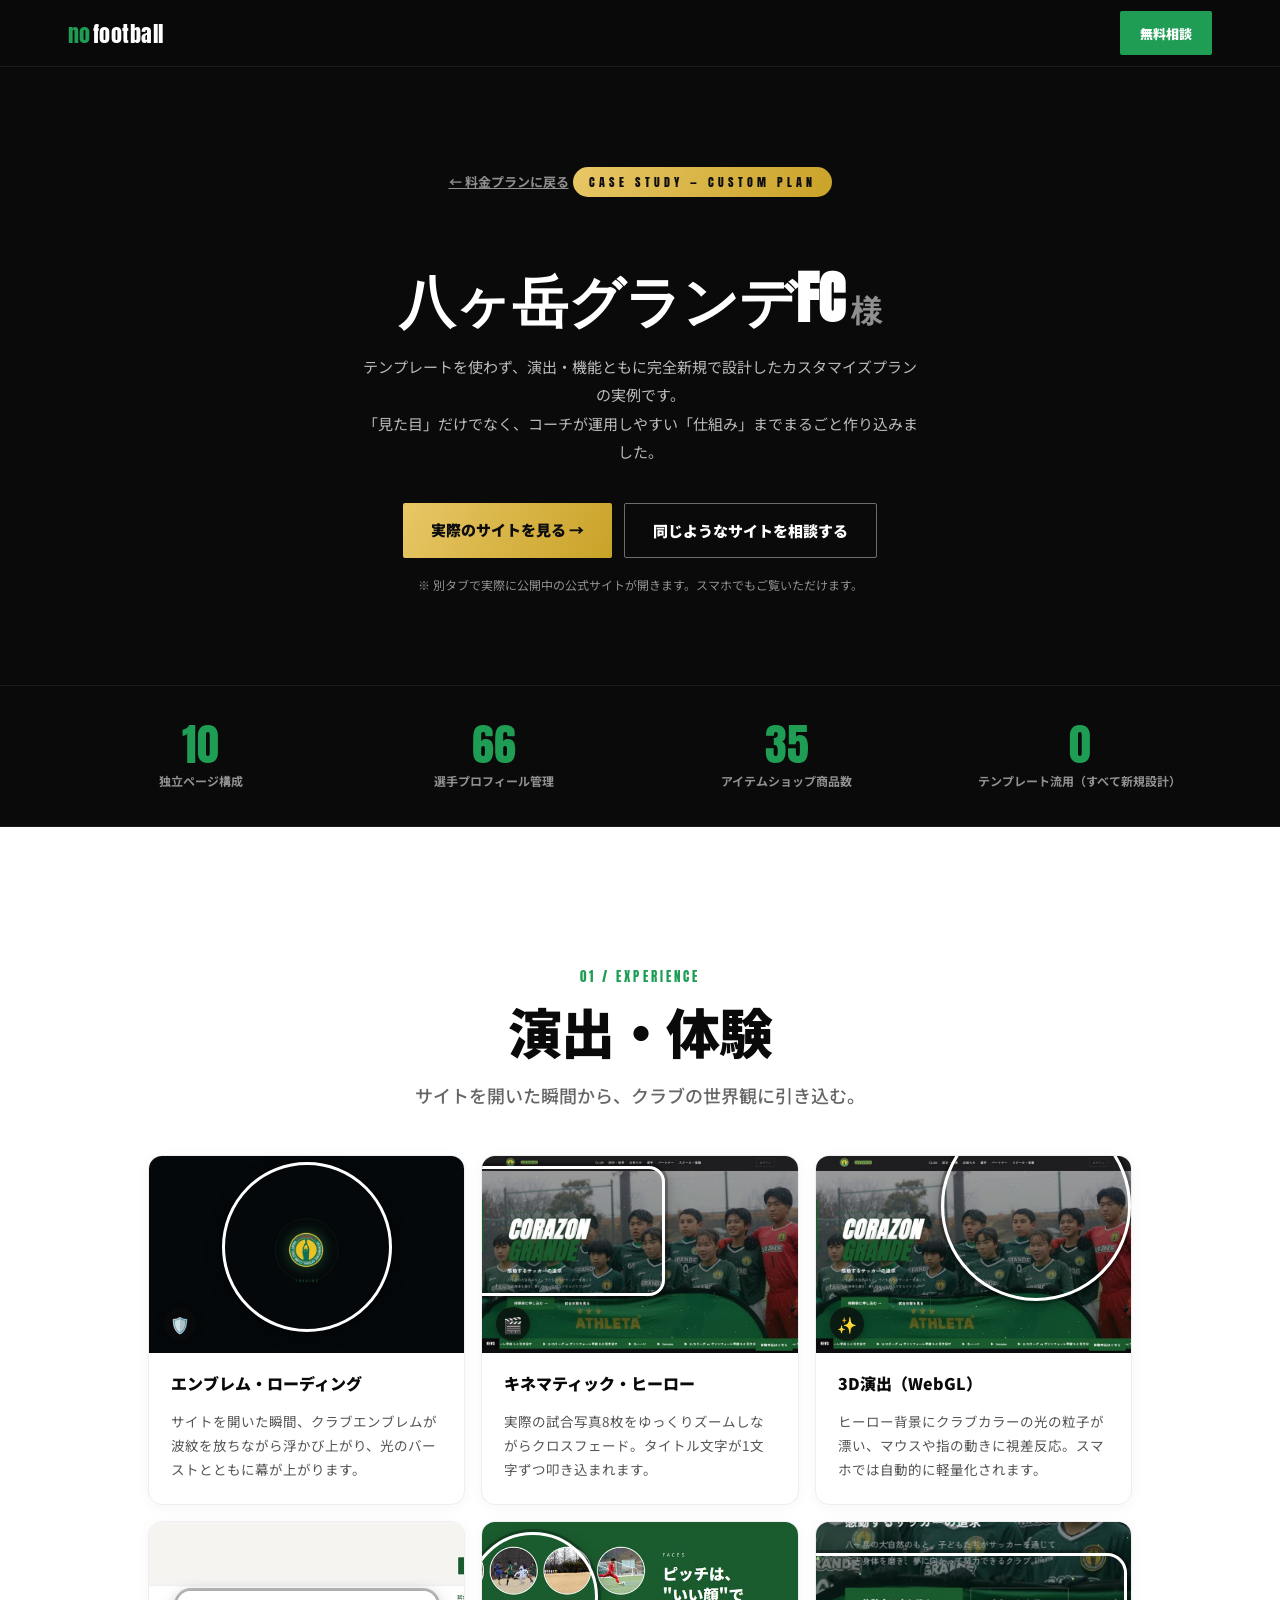
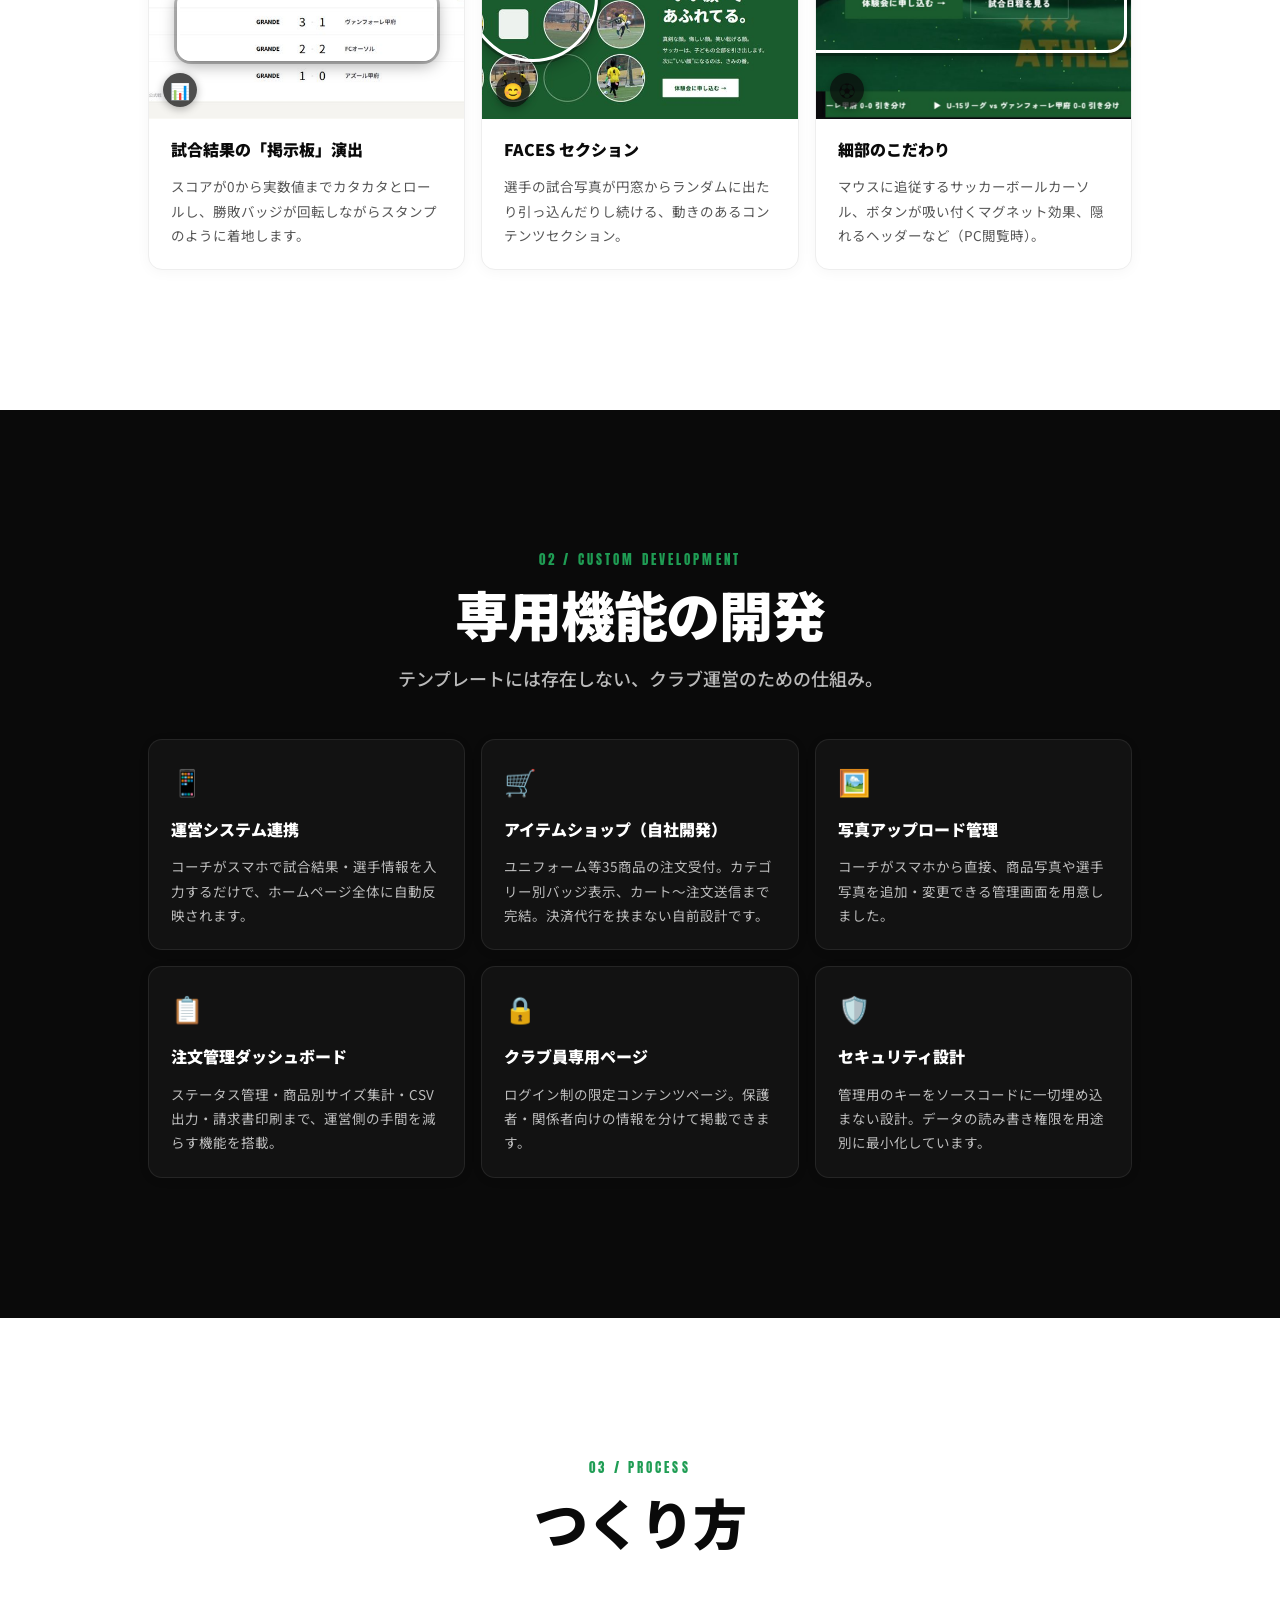
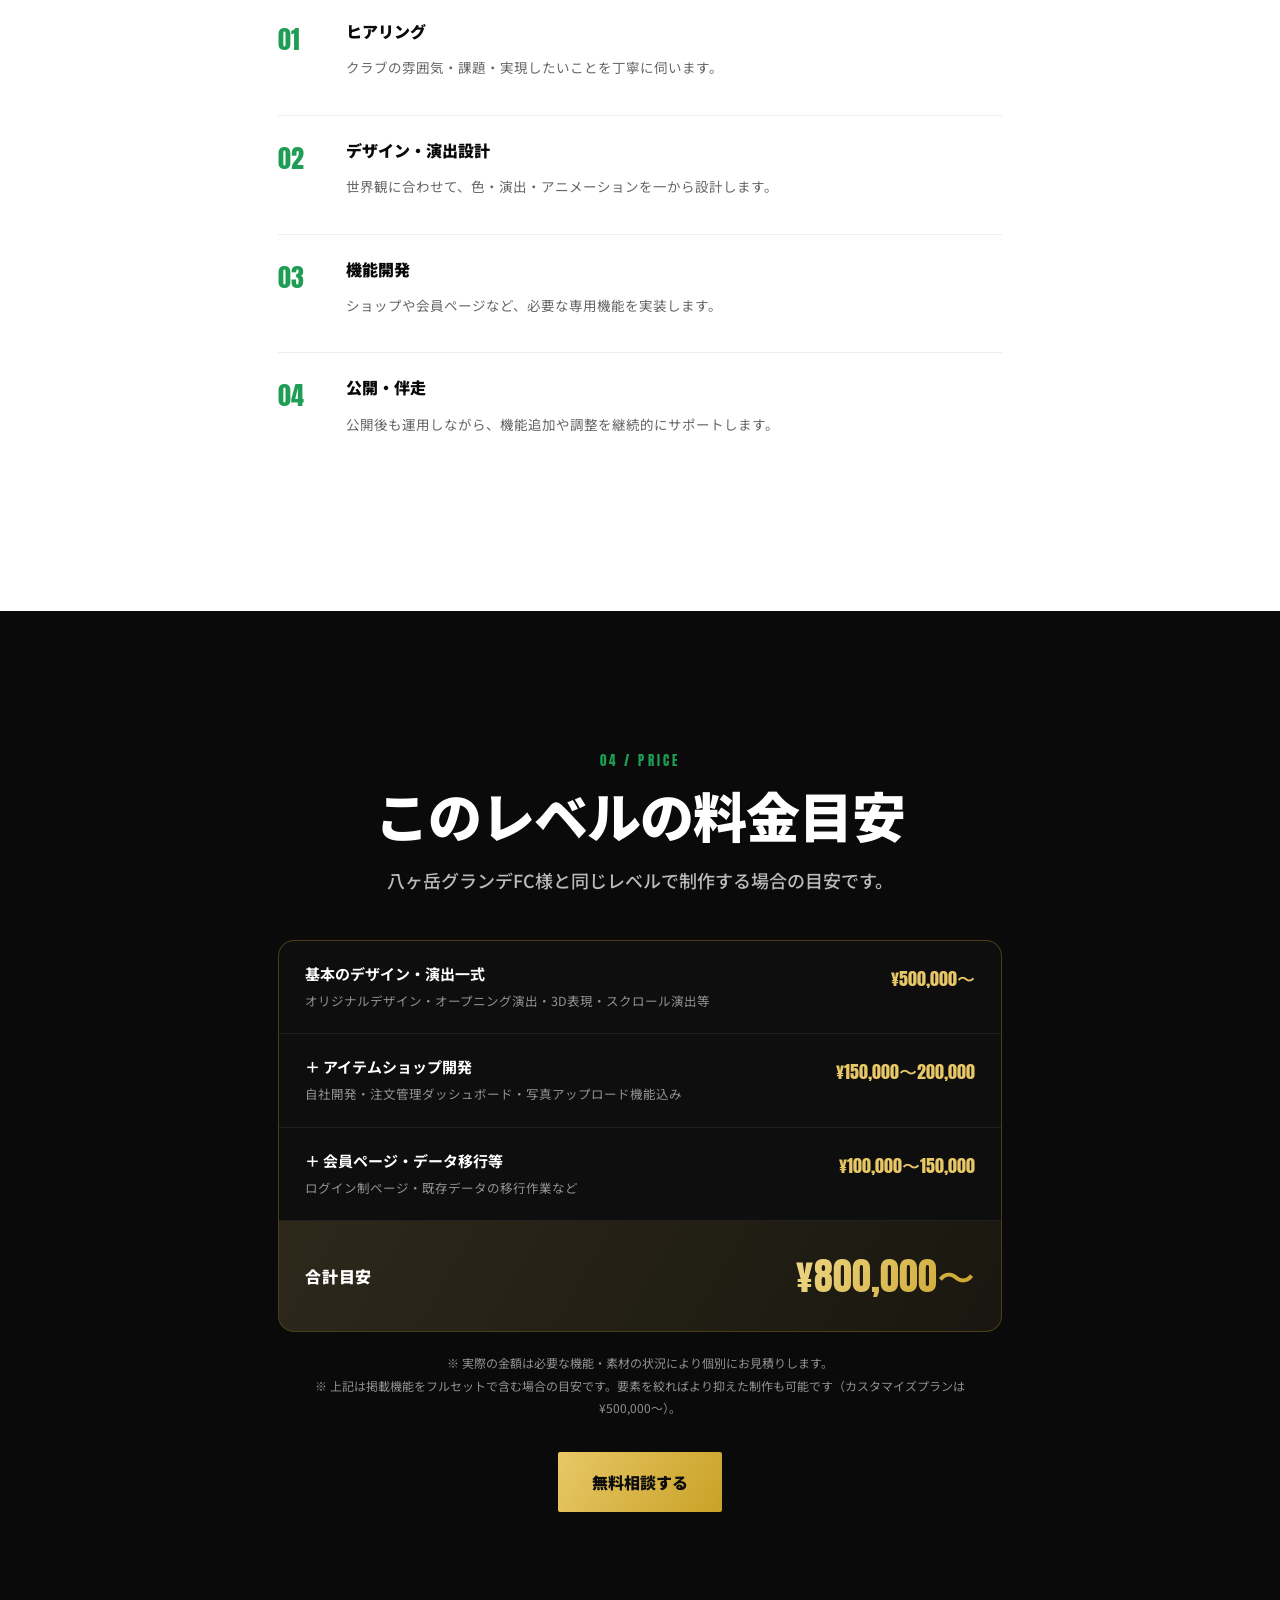
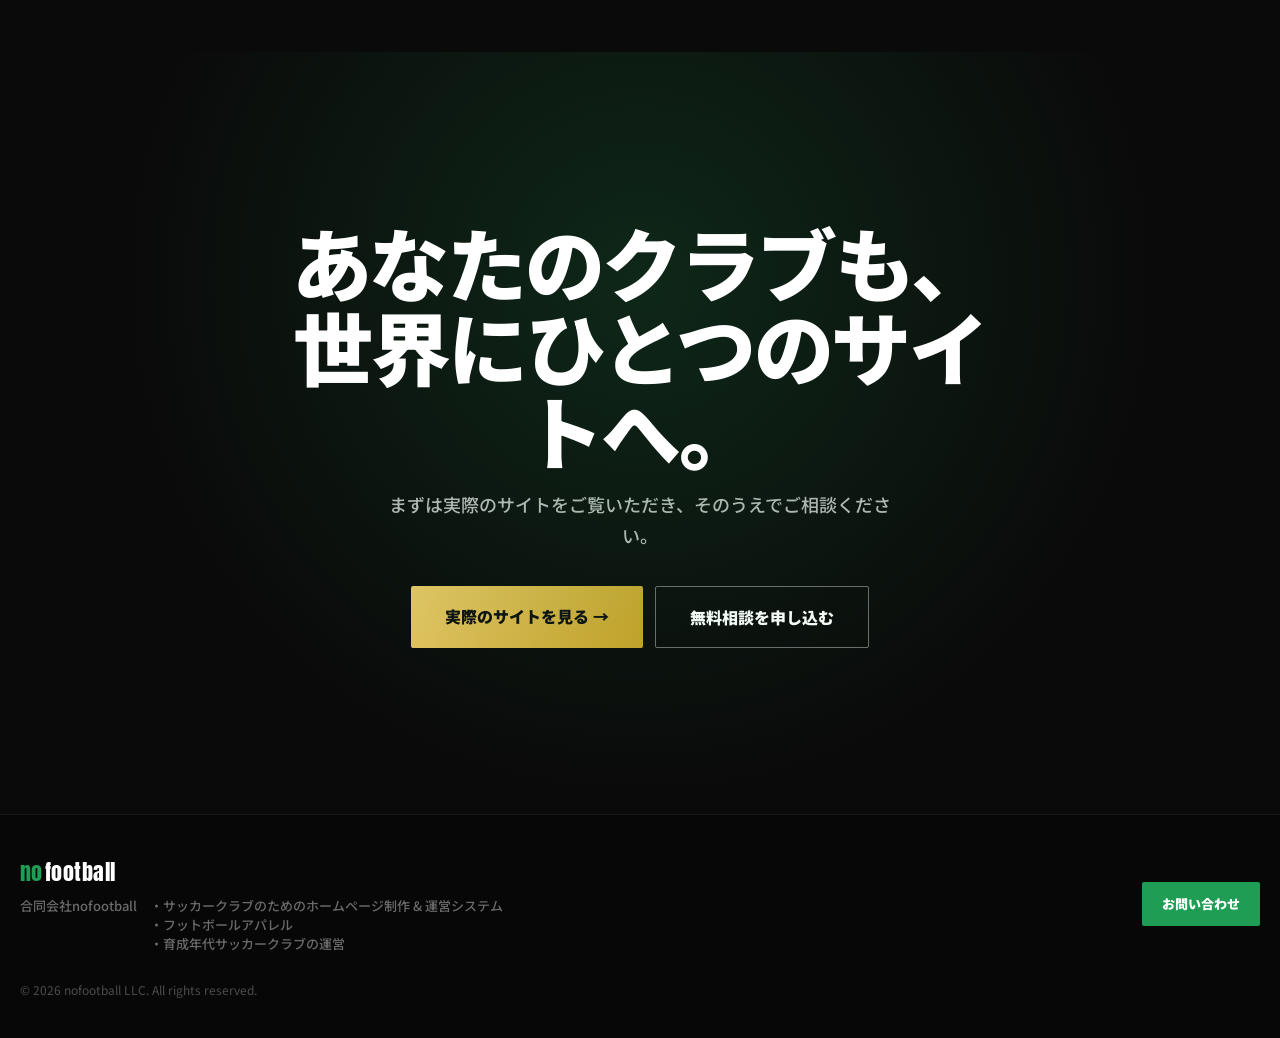
<file: works/grande.html>
<!DOCTYPE html>
<html lang="ja">
<head>
<meta charset="UTF-8">
<meta name="viewport" content="width=device-width, initial-scale=1.0">
<title>制作事例：八ヶ岳グランデFC（カスタマイズプラン）| nofootball</title>
<meta name="description" content="カスタマイズプランの制作事例。八ヶ岳グランデFC様の公式サイトで実現した、オープニング演出・3D表現・専用機能開発の全体像をご紹介します。">

<meta property="og:type" content="website">
<meta property="og:title" content="制作事例：八ヶ岳グランデFC | nofootball">
<meta property="og:description" content="カスタマイズプランで実現した演出・専用機能の全体像。">
<meta property="og:locale" content="ja_JP">

<link rel="preconnect" href="https://fonts.googleapis.com">
<link rel="preconnect" href="https://fonts.gstatic.com" crossorigin>
<link href="https://fonts.googleapis.com/css2?family=Anton&family=Noto+Sans+JP:wght@400;500;700;900&display=swap" rel="stylesheet">

<link rel="stylesheet" href="../css/style.css">
</head>
<body>

<header class="nav" id="top">
  <div class="nav__inner">
    <a href="../index.html" class="nav__logo">
      <span class="nav__logo-accent">no</span>football
    </a>
    <button type="button" class="btn btn--nav" data-open-modal="consult">無料相談</button>
  </div>
</header>

<!-- ===== ケースヒーロー ===== -->
<section class="case-hero">
  <div class="container container--narrow container--center">
    <a href="../index.html#top" class="case-hero__back">← 料金プランに戻る</a>
    <div class="case-hero__tag">CASE STUDY — CUSTOM PLAN</div>
    <h1 class="case-hero__title">八ヶ岳グランデFC<span>様</span></h1>
    <p class="case-hero__lead">
      テンプレートを使わず、演出・機能ともに完全新規で設計したカスタマイズプランの実例です。<br>
      「見た目」だけでなく、コーチが運用しやすい「仕組み」までまるごと作り込みました。
    </p>
    <div class="case-hero__btns">
      <a href="https://tabatatsu109-netizen.github.io/football-hp-templates/deployments/grande/index.html" target="_blank" rel="noopener" class="btn btn--gold">実際のサイトを見る →</a>
      <button type="button" class="btn btn--ghost" data-open-modal="consult">同じようなサイトを相談する</button>
    </div>
    <p class="case-hero__note">※ 別タブで実際に公開中の公式サイトが開きます。スマホでもご覧いただけます。</p>
  </div>
</section>

<!-- ===== 数字で見る制作範囲 ===== -->
<section class="section section--dark case-stats-section">
  <div class="container container--wide">
    <div class="grid case-stats">
      <div class="case-stat"><span class="case-stat__num">10</span><span class="case-stat__label">独立ページ構成</span></div>
      <div class="case-stat"><span class="case-stat__num">66</span><span class="case-stat__label">選手プロフィール管理</span></div>
      <div class="case-stat"><span class="case-stat__num">35</span><span class="case-stat__label">アイテムショップ商品数</span></div>
      <div class="case-stat"><span class="case-stat__num">0</span><span class="case-stat__label">テンプレート流用（すべて新規設計）</span></div>
    </div>
  </div>
</section>

<!-- ===== A. 演出・体験 ===== -->
<section class="section section--light">
  <div class="container">
    <div class="container--center">
      <div class="eyebrow">01 / Experience</div>
      <h2 class="heading">演出・体験</h2>
      <p class="lead">サイトを開いた瞬間から、クラブの世界観に引き込む。</p>
    </div>
    <div class="grid case-grid">
      <div class="case-card">
        <div class="case-card__shot">
          <img src="assets/grande/loading.jpg" alt="エンブレムローディングの画面" loading="lazy">
          <span class="case-card__ring" style="top:46%;left:50%;width:170px;height:170px;"></span>
          <span class="case-card__badge">🛡️</span>
        </div>
        <div class="case-card__title">エンブレム・ローディング</div>
        <p class="case-card__desc">サイトを開いた瞬間、クラブエンブレムが波紋を放ちながら浮かび上がり、光のバーストとともに幕が上がります。</p>
      </div>
      <div class="case-card">
        <div class="case-card__shot">
          <img src="assets/grande/hero.jpg" alt="実際の試合写真とタイトル文字が表示されるヒーロー画面" loading="lazy">
          <span class="case-card__ring" style="top:38%;left:23%;width:220px;height:130px;border-radius:16px;"></span>
          <span class="case-card__badge">🎬</span>
        </div>
        <div class="case-card__title">キネマティック・ヒーロー</div>
        <p class="case-card__desc">実際の試合写真8枚をゆっくりズームしながらクロスフェード。タイトル文字が1文字ずつ叩き込まれます。</p>
      </div>
      <div class="case-card">
        <div class="case-card__shot">
          <img src="assets/grande/hero.jpg" alt="ヒーロー背景に浮かぶ光の粒子" loading="lazy">
          <span class="case-card__ring" style="top:25%;left:70%;width:190px;height:190px;"></span>
          <span class="case-card__badge">✨</span>
        </div>
        <div class="case-card__title">3D演出（WebGL）</div>
        <p class="case-card__desc">ヒーロー背景にクラブカラーの光の粒子が漂い、マウスや指の動きに視差反応。スマホでは自動的に軽量化されます。</p>
      </div>
      <div class="case-card">
        <div class="case-card__shot">
          <img src="assets/grande/results.jpg" alt="試合結果のスコアと勝敗バッジ表示" loading="lazy">
          <span class="case-card__ring" style="top:53%;left:50%;width:260px;height:70px;border-radius:14px;"></span>
          <span class="case-card__badge">📊</span>
        </div>
        <div class="case-card__title">試合結果の「掲示板」演出</div>
        <p class="case-card__desc">スコアが0から実数値までカタカタとロールし、勝敗バッジが回転しながらスタンプのように着地します。</p>
      </div>
      <div class="case-card">
        <div class="case-card__shot">
          <img src="assets/grande/faces.jpg" alt="選手の顔写真が並ぶFACESセクション" loading="lazy">
          <span class="case-card__ring" style="top:38%;left:16%;width:130px;height:130px;"></span>
          <span class="case-card__badge">😊</span>
        </div>
        <div class="case-card__title">FACES セクション</div>
        <p class="case-card__desc">選手の試合写真が円窓からランダムに出たり引っ込んだりし続ける、動きのあるコンテンツセクション。</p>
      </div>
      <div class="case-card">
        <div class="case-card__shot">
          <img src="assets/grande/cursor.jpg" alt="体験申込ボタン付近の画面" loading="lazy">
          <span class="case-card__ring" style="top:41%;left:32%;width:420px;height:100px;border-radius:20px;"></span>
          <span class="case-card__badge">⚽</span>
        </div>
        <div class="case-card__title">細部のこだわり</div>
        <p class="case-card__desc">マウスに追従するサッカーボールカーソル、ボタンが吸い付くマグネット効果、隠れるヘッダーなど（PC閲覧時）。</p>
      </div>
    </div>
  </div>
</section>

<!-- ===== B. 専用機能開発 ===== -->
<section class="section section--dark">
  <div class="container">
    <div class="container--center">
      <div class="eyebrow">02 / Custom Development</div>
      <h2 class="heading">専用機能の開発</h2>
      <p class="lead lead--dark">テンプレートには存在しない、クラブ運営のための仕組み。</p>
    </div>
    <div class="grid case-grid case-grid--dark">
      <div class="case-card case-card--dark">
        <div class="case-card__icon">📱</div>
        <div class="case-card__title">運営システム連携</div>
        <p class="case-card__desc">コーチがスマホで試合結果・選手情報を入力するだけで、ホームページ全体に自動反映されます。</p>
      </div>
      <div class="case-card case-card--dark">
        <div class="case-card__icon">🛒</div>
        <div class="case-card__title">アイテムショップ（自社開発）</div>
        <p class="case-card__desc">ユニフォーム等35商品の注文受付。カテゴリー別バッジ表示、カート〜注文送信まで完結。決済代行を挟まない自前設計です。</p>
      </div>
      <div class="case-card case-card--dark">
        <div class="case-card__icon">🖼️</div>
        <div class="case-card__title">写真アップロード管理</div>
        <p class="case-card__desc">コーチがスマホから直接、商品写真や選手写真を追加・変更できる管理画面を用意しました。</p>
      </div>
      <div class="case-card case-card--dark">
        <div class="case-card__icon">📋</div>
        <div class="case-card__title">注文管理ダッシュボード</div>
        <p class="case-card__desc">ステータス管理・商品別サイズ集計・CSV出力・請求書印刷まで、運営側の手間を減らす機能を搭載。</p>
      </div>
      <div class="case-card case-card--dark">
        <div class="case-card__icon">🔒</div>
        <div class="case-card__title">クラブ員専用ページ</div>
        <p class="case-card__desc">ログイン制の限定コンテンツページ。保護者・関係者向けの情報を分けて掲載できます。</p>
      </div>
      <div class="case-card case-card--dark">
        <div class="case-card__icon">🛡️</div>
        <div class="case-card__title">セキュリティ設計</div>
        <p class="case-card__desc">管理用のキーをソースコードに一切埋め込まない設計。データの読み書き権限を用途別に最小化しています。</p>
      </div>
    </div>
  </div>
</section>

<!-- ===== 制作の進め方 ===== -->
<section class="section section--light">
  <div class="container container--narrow">
    <div class="container--center">
      <div class="eyebrow">03 / Process</div>
      <h2 class="heading">つくり方</h2>
    </div>
    <div class="case-process">
      <div class="case-process__step">
        <span class="case-process__num">01</span>
        <div class="case-process__body">
          <div class="case-process__title">ヒアリング</div>
          <p class="case-process__desc">クラブの雰囲気・課題・実現したいことを丁寧に伺います。</p>
        </div>
      </div>
      <div class="case-process__step">
        <span class="case-process__num">02</span>
        <div class="case-process__body">
          <div class="case-process__title">デザイン・演出設計</div>
          <p class="case-process__desc">世界観に合わせて、色・演出・アニメーションを一から設計します。</p>
        </div>
      </div>
      <div class="case-process__step">
        <span class="case-process__num">03</span>
        <div class="case-process__body">
          <div class="case-process__title">機能開発</div>
          <p class="case-process__desc">ショップや会員ページなど、必要な専用機能を実装します。</p>
        </div>
      </div>
      <div class="case-process__step">
        <span class="case-process__num">04</span>
        <div class="case-process__body">
          <div class="case-process__title">公開・伴走</div>
          <p class="case-process__desc">公開後も運用しながら、機能追加や調整を継続的にサポートします。</p>
        </div>
      </div>
    </div>
  </div>
</section>

<!-- ===== 料金目安 ===== -->
<section class="section section--dark">
  <div class="container container--narrow">
    <div class="container--center">
      <div class="eyebrow">04 / Price</div>
      <h2 class="heading">このレベルの料金目安</h2>
      <p class="lead lead--dark">八ヶ岳グランデFC様と同じレベルで制作する場合の目安です。</p>
    </div>

    <div class="case-price">
      <div class="case-price__row">
        <div class="case-price__label">
          <span class="case-price__name">基本のデザイン・演出一式</span>
          <span class="case-price__note">オリジナルデザイン・オープニング演出・3D表現・スクロール演出等</span>
        </div>
        <span class="case-price__amount">¥500,000〜</span>
      </div>
      <div class="case-price__row">
        <div class="case-price__label">
          <span class="case-price__name">＋ アイテムショップ開発</span>
          <span class="case-price__note">自社開発・注文管理ダッシュボード・写真アップロード機能込み</span>
        </div>
        <span class="case-price__amount">¥150,000〜200,000</span>
      </div>
      <div class="case-price__row">
        <div class="case-price__label">
          <span class="case-price__name">＋ 会員ページ・データ移行等</span>
          <span class="case-price__note">ログイン制ページ・既存データの移行作業など</span>
        </div>
        <span class="case-price__amount">¥100,000〜150,000</span>
      </div>
      <div class="case-price__total">
        <span class="case-price__total-label">合計目安</span>
        <span class="case-price__total-amount">¥800,000〜</span>
      </div>
    </div>

    <p class="case-price__disclaimer">
      ※ 実際の金額は必要な機能・素材の状況により個別にお見積りします。<br>
      ※ 上記は掲載機能をフルセットで含む場合の目安です。要素を絞ればより抑えた制作も可能です（カスタマイズプランは¥500,000〜）。
    </p>

    <div class="btn-row btn-row--center">
      <button type="button" class="btn btn--gold btn--big" data-open-modal="consult">無料相談する</button>
    </div>
  </div>
</section>

<!-- ===== CTA ===== -->
<section class="section--cta">
  <div class="cta-glow"></div>
  <div class="container container--narrow container--center">
    <h2 class="cta-title">あなたのクラブも、<br>世界にひとつのサイトへ。</h2>
    <p class="lead lead--dark">まずは実際のサイトをご覧いただき、そのうえでご相談ください。</p>
    <div class="btn-row btn-row--center">
      <a href="https://tabatatsu109-netizen.github.io/football-hp-templates/deployments/grande/index.html" target="_blank" rel="noopener" class="btn btn--gold btn--big">実際のサイトを見る →</a>
      <button type="button" class="btn btn--ghost btn--big" data-open-modal="consult">無料相談を申し込む</button>
    </div>
  </div>
</section>

<footer class="footer">
  <div class="footer__inner">
    <div>
      <div class="nav__logo"><span class="nav__logo-accent">no</span>football</div>
      <div class="footer__desc">合同会社nofootball　・サッカークラブのためのホームページ制作 &amp; 運営システム<br>　　　　　　　　　　・フットボールアパレル<br>　　　　　　　　　　・育成年代サッカークラブの運営</div>
    </div>
    <button type="button" class="btn btn--nav" data-open-modal="consult">お問い合わせ</button>
  </div>
  <div class="footer__copyright">© 2026 nofootball LLC. All rights reserved.</div>
</footer>

<div class="modal" id="modal" aria-hidden="true">
  <div class="modal__backdrop" data-close-modal></div>
  <div class="modal__panel" role="dialog" aria-modal="true" aria-labelledby="modal-title">
    <div class="modal__header">
      <div class="modal__tabs">
        <button type="button" class="modal__tab" data-tab="consult">無料相談</button>
        <button type="button" class="modal__tab" data-tab="demo">デモを見る</button>
      </div>
      <button type="button" class="modal__close" data-close-modal aria-label="閉じる">×</button>
    </div>

    <div class="modal__done" hidden>
      <div class="modal__done-icon">✓</div>
      <h3 class="modal__done-title">送信しました。</h3>
      <p class="modal__done-text">担当者より2営業日以内にご連絡いたします。<br>ありがとうございます。</p>
      <button type="button" class="btn btn--primary btn--full" data-close-modal>閉じる</button>
    </div>

    <div class="modal__form-wrap">
      <div class="modal__demo-preview" hidden role="img" aria-label="デモ動画・画面キャプチャ">
        <span>［ デモ動画 / 画面キャプチャ ］</span>
      </div>
      <p class="modal__demo-text" hidden>Match Planner の操作画面をご案内します。日程を送るだけで、あとはこちらでデモをご用意します。</p>

      <form class="modal__form" id="lead-form" novalidate>
        <input class="input" type="text" name="name" placeholder="お名前" required>
        <input class="input" type="text" name="club" placeholder="クラブ名" required>
        <input class="input" type="email" name="email" placeholder="メールアドレス" required>
        <input class="input" type="tel" name="phone" placeholder="電話番号（任意）">
        <textarea class="input input--area" name="message" placeholder="ご相談内容（任意）">八ヶ岳グランデFC様のようなカスタマイズプランについて相談したいです。</textarea>
        <button type="submit" class="btn btn--primary btn--full">この内容で相談する</button>
      </form>
      <p class="modal__privacy">送信いただいた内容は、ご連絡以外の目的には使用いたしません。</p>
    </div>
  </div>
</div>

<script src="../js/app.js"></script>
</body>
</html>
</file>
<file: css/style.css>
/* nofootball LP — v1.0 */

:root {
  --color-bg: #0a0a0a;
  --color-accent: #1f9d54;
  --color-accent-hover: #25b862;
  --color-white: #fff;
  --color-surface-1: #121212;
  --color-surface-2: #131313;
  --color-surface-3: #151515;
  --color-surface-4: #080808;
  --color-border: rgba(255, 255, 255, .08);
  --color-border-strong: rgba(255, 255, 255, .14);
  --color-text-sub: rgba(255, 255, 255, .72);
  --color-text-sub2: rgba(255, 255, 255, .55);
  --font-display: 'Anton', sans-serif;
  --font-body: 'Noto Sans JP', sans-serif;
}

* { box-sizing: border-box; }

html { scroll-behavior: smooth; }

body {
  margin: 0;
  background: var(--color-bg);
  color: var(--color-bg);
  font-family: var(--font-body);
  -webkit-font-smoothing: antialiased;
  overflow-x: hidden;
}

::selection { background: var(--color-accent); color: #fff; }

img { max-width: 100%; display: block; }

@keyframes fadeup {
  from { opacity: 0; transform: translateY(20px); }
  to { opacity: 1; transform: none; }
}
@keyframes pulse {
  0% { box-shadow: 0 0 0 0 rgba(31, 157, 84, .55); }
  70% { box-shadow: 0 0 0 9px rgba(31, 157, 84, 0); }
  100% { box-shadow: 0 0 0 0 rgba(31, 157, 84, 0); }
}

/* ===== trust badge ===== */
.cbadge {
  display: inline-flex;
  align-items: stretch;
  margin-bottom: 20px;
  border: 1px solid rgba(31, 157, 84, .45);
  border-radius: 6px;
  overflow: hidden;
  background: rgba(31, 157, 84, .07);
  backdrop-filter: blur(4px);
  transition: transform .3s, box-shadow .3s;
}
.cbadge:hover { transform: translateY(-2px); }
.cbadge--start { align-self: flex-start; }
.cbadge__tag {
  display: flex;
  align-items: center;
  padding: 0 13px;
  background: var(--color-accent);
  color: #062012;
  font-family: var(--font-display);
  font-size: 12px;
  letter-spacing: .14em;
}
.cbadge__text {
  display: flex;
  align-items: center;
  gap: 10px;
  padding: 9px 15px 9px 13px;
  color: #fff;
  font-weight: 700;
  font-size: 13px;
}
.cbadge__dot {
  flex: none;
  width: 7px;
  height: 7px;
  border-radius: 50%;
  background: var(--color-accent);
  animation: pulse 2.4s infinite;
}

/* ===== layout helpers ===== */
.container { max-width: 1080px; margin: 0 auto; padding: 0 20px; }
.container--narrow { max-width: 820px; }
.container--wide { max-width: 1240px; }
.container--center { text-align: center; }

.section { padding: clamp(64px, 11vw, 140px) 0; }
.section--dark { background: var(--color-bg); }
.section--light { background: #fff; }
.section--accent { background: var(--color-accent); }

.eyebrow {
  font-family: var(--font-display);
  font-size: 13px;
  letter-spacing: .24em;
  color: var(--color-accent);
  text-transform: uppercase;
}
.eyebrow--on-accent { color: rgba(255, 255, 255, .7); }

.heading {
  margin: 14px 0 0;
  color: var(--color-white);
  font-weight: 900;
  font-size: clamp(26px, 5vw, 54px);
  line-height: 1.15;
  letter-spacing: -.02em;
}
.section--light .heading { color: #0a0a0a; }
.heading--on-accent { color: #fff; }

.lead {
  margin: 18px auto 0;
  color: #666;
  font-weight: 500;
  font-size: clamp(15px, 1.7vw, 18px);
  max-width: 560px;
  line-height: 1.75;
}
.lead--left { margin-left: 0; }
.lead--dark { color: var(--color-text-sub); }
.lead--wide { max-width: 660px; line-height: 1.9; }

.grid { display: grid; gap: 14px; }

/* ===== nav ===== */
.nav {
  position: sticky;
  top: 0;
  z-index: 60;
  background: rgba(10, 10, 10, .72);
  backdrop-filter: blur(16px);
  border-bottom: 1px solid var(--color-border);
}
.nav__inner {
  max-width: 1240px;
  margin: 0 auto;
  padding: 0 20px;
  height: 66px;
  display: flex;
  align-items: center;
  justify-content: space-between;
}
.nav__logo {
  display: flex;
  align-items: baseline;
  gap: 2px;
  text-decoration: none;
  color: #fff;
  font-family: var(--font-display);
  font-size: 22px;
  letter-spacing: .02em;
}
.nav__logo-accent { color: var(--color-accent); }

/* ===== buttons ===== */
.btn {
  border: none;
  cursor: pointer;
  font-family: var(--font-body);
  font-weight: 900;
  border-radius: 2px;
  transition: all .3s;
  min-height: 44px;
  display: inline-flex;
  align-items: center;
  justify-content: center;
  gap: 8px;
  text-decoration: none;
}
.btn--nav {
  background: var(--color-accent);
  color: #fff;
  font-size: 13px;
  padding: 12px 20px;
}
.btn--nav:hover { background: var(--color-accent-hover); }

.btn--primary {
  background: var(--color-accent);
  color: #fff;
  font-size: 15px;
  padding: 16px 28px;
}
.btn--primary:hover { background: var(--color-accent-hover); box-shadow: 0 8px 30px rgba(31, 157, 84, .35); }

.btn--ghost {
  background: transparent;
  color: #fff;
  font-size: 15px;
  padding: 16px 28px;
  border: 1.5px solid rgba(255, 255, 255, .4);
}
.btn--ghost:hover { background: rgba(255, 255, 255, .08); border-color: #fff; }

.btn--ghost-dark {
  background: transparent;
  color: #0a0a0a;
  font-size: 15px;
  padding: 16px 28px;
  border: 1.5px solid rgba(10, 10, 10, .3);
}
.btn--ghost-dark:hover { background: rgba(10, 10, 10, .06); border-color: #0a0a0a; }

.btn--gold {
  background: linear-gradient(120deg, #e8c766, #c9a227);
  color: #0d0d0f;
  font-size: 15px;
  padding: 16px 28px;
  display: inline-block;
  text-align: center;
}
.btn--gold:hover { transform: translateY(-2px); box-shadow: 0 8px 26px rgba(212, 175, 55, 0.35); }
.btn--big { padding: 18px 34px; font-size: 16px; }
.btn--full { width: 100%; margin-top: 20px; }

.btn-row { display: flex; flex-wrap: wrap; gap: 12px; margin-top: 34px; }
.btn-row--center { justify-content: center; }

/* ===== hero ===== */
.hero {
  position: relative;
  min-height: clamp(560px, 92vh, 900px);
  display: flex;
  align-items: flex-end;
  overflow: hidden;
}
.hero__bg {
  position: absolute;
  inset: 0;
  background: repeating-linear-gradient(115deg, #151515, #151515 11px, #101010 11px, #101010 22px);
  display: flex;
  align-items: center;
  justify-content: center;
  color: #3a3a3a;
  font: 500 12px ui-monospace, monospace;
  letter-spacing: .12em;
  text-align: center;
}
.hero__bg::before {
  content: "［ 背景写真：試合中の選手 / 全画面 ］";
}
.hero__gradient {
  position: absolute;
  inset: 0;
  background: linear-gradient(180deg, rgba(10, 10, 10, .35) 0%, rgba(10, 10, 10, .1) 40%, rgba(10, 10, 10, .92) 100%);
}
.hero__inner {
  position: relative;
  max-width: 1240px;
  width: 100%;
  margin: 0 auto;
  padding: 0 20px clamp(48px, 8vh, 88px);
  animation: fadeup .8s both;
}
.hero__title {
  margin: 14px 0 0;
  color: #fff;
  font-weight: 900;
  font-size: clamp(32px, 7.2vw, 82px);
  line-height: 1.04;
  letter-spacing: -.02em;
}
.hero__text {
  margin: 20px 0 0;
  color: rgba(255, 255, 255, .8);
  font-size: clamp(15px, 2vw, 20px);
  font-weight: 500;
  max-width: 600px;
  line-height: 1.7;
}

/* ===== hero switcher ===== */
.hero-wrap { position: relative; }
.hero-switcher {
  position: absolute;
  z-index: 40;
  top: 18px;
  left: 50%;
  transform: translateX(-50%);
  display: flex;
  gap: 4px;
  padding: 5px;
  background: rgba(10, 10, 10, .55);
  backdrop-filter: blur(10px);
  border: 1px solid rgba(255, 255, 255, .14);
  border-radius: 100px;
}
.pill {
  border: 1px solid transparent;
  cursor: pointer;
  font: 900 13px/1 var(--font-body);
  padding: 9px 18px;
  border-radius: 100px;
  white-space: nowrap;
  transition: all .25s;
  background: transparent;
  color: rgba(255, 255, 255, .55);
}
.pill.is-active { border-color: var(--color-accent); background: var(--color-accent); color: #fff; }
.pill:hover:not(.is-active) { color: #fff; }

/* ===== hero B: split typographic ===== */
.hero--split {
  min-height: clamp(560px, 92vh, 900px);
  display: grid;
  grid-template-columns: 1fr;
  align-items: stretch;
}
.hero-split__left {
  display: flex;
  flex-direction: column;
  justify-content: center;
  padding: clamp(56px, 8vw, 96px) 20px;
  animation: fadeup .8s both;
}
.hero__title--split { font-size: clamp(30px, 5.4vw, 66px); line-height: 1.1; }
.text-accent { color: var(--color-accent); }
.hero-split__right {
  min-height: 280px;
  background: repeating-linear-gradient(160deg, #161616, #161616 11px, #111 11px, #111 22px);
  border-top: 1px solid rgba(255, 255, 255, .06);
}

/* ===== hero C: centered statement ===== */
.hero--center { align-items: center; justify-content: center; }
.hero__bg--center { background: repeating-linear-gradient(135deg, #131313, #131313 11px, #0e0e0e 11px, #0e0e0e 22px); }
.hero__bg--center::before { content: ""; }
.hero__glow {
  position: absolute;
  inset: 0;
  background: radial-gradient(circle at 50% 40%, rgba(31, 157, 84, .14), transparent 60%);
}
.hero__inner--center { text-align: center; padding: 0 20px; }
.eyebrow--big { font-size: clamp(16px, 4vw, 30px); letter-spacing: .24em; }
.hero__text--center { margin-left: auto; margin-right: auto; }

.hero[hidden] { display: none; }

/* ===== pain cards ===== */
.grid--pains { grid-template-columns: 1fr; margin-top: 40px; }
.pain-card {
  display: flex;
  align-items: flex-start;
  gap: 14px;
  padding: 24px 22px;
  background: var(--color-surface-1);
  border: 1px solid var(--color-border);
  border-radius: 6px;
}
.pain-card__n { flex: none; font-family: var(--font-display); font-size: 18px; color: #333; line-height: 1; margin-top: 2px; }
.pain-card__t { color: rgba(255, 255, 255, .85); font-weight: 500; font-size: 15.5px; line-height: 1.6; }

/* ===== solution / flow ===== */
.flow { margin-top: 48px; display: flex; flex-direction: column; align-items: center; }
.flow__core {
  padding: 22px 40px;
  background: #0a0a0a;
  color: #fff;
  border-radius: 6px;
  font-weight: 900;
  font-size: clamp(20px, 3vw, 30px);
  box-shadow: 0 20px 50px rgba(31, 157, 84, .25);
  border: 2px solid var(--color-accent);
}
.flow__line { width: 2px; height: 34px; background: linear-gradient(var(--color-accent), #cfe9db); }
.grid--connects { grid-template-columns: repeat(2, 1fr); width: 100%; max-width: 820px; }
.connect-card { padding: 22px 16px; background: #f4f6f5; border: 1px solid #e5e9e7; border-radius: 6px; }
.connect-card__en { font-family: var(--font-display); font-size: 12px; color: var(--color-accent); letter-spacing: .12em; }
.connect-card__jp { margin-top: 6px; color: #0a0a0a; font-weight: 700; font-size: 16px; }

/* ===== match planner features ===== */
.grid--features { grid-template-columns: 1fr; margin-top: 40px; gap: 12px; }
.feature-card {
  display: flex;
  align-items: center;
  gap: 16px;
  padding: 22px 20px;
  background: var(--color-surface-2);
  border: 1px solid var(--color-border);
  border-radius: 6px;
  transition: transform .35s cubic-bezier(.2, .7, .2, 1), border-color .35s;
}
.feature-card:hover { transform: translateY(-6px); border-color: var(--color-accent); }
.feature-card__n {
  flex: none;
  width: 38px;
  height: 38px;
  border-radius: 50%;
  background: rgba(31, 157, 84, .14);
  color: var(--color-accent);
  display: flex;
  align-items: center;
  justify-content: center;
  font-family: var(--font-display);
  font-size: 15px;
}
.feature-card__t { color: #fff; font-weight: 700; font-size: 15.5px; line-height: 1.4; }

/* ===== website section ===== */
.website-grid { display: grid; grid-template-columns: 1fr; gap: 32px; align-items: center; }
.page-tags { display: flex; flex-wrap: wrap; gap: 8px; margin-top: 26px; }
.page-tag {
  padding: 10px 16px;
  background: #f4f6f5;
  border: 1px solid #e5e9e7;
  border-radius: 4px;
  color: #0a0a0a;
  font-weight: 700;
  font-size: 14px;
}
.placeholder {
  display: flex;
  align-items: center;
  justify-content: center;
  border-radius: 8px;
  overflow: hidden;
  color: #a9b0ac;
  font: 500 12px ui-monospace, monospace;
  letter-spacing: .1em;
  text-align: center;
}
.placeholder--website {
  aspect-ratio: 4 / 3;
  background: repeating-linear-gradient(135deg, #eef0ef, #eef0ef 12px, #f6f7f6 12px, #f6f7f6 24px);
  border: 1px solid #e5e9e7;
}
.plan-samples__pc,
.plan-samples__mobile {
  color: #3a3a3a;
  background: repeating-linear-gradient(135deg, #161616, #161616 12px, #111 12px, #111 24px);
}
.plan-samples__pc { aspect-ratio: 16 / 10; border-radius: 0; }
.plan-samples__mobile { aspect-ratio: 9 / 16; border-radius: 20px; border: 5px solid #161616; }

/* ===== plans ===== */
.grid--plans { grid-template-columns: 1fr; margin-top: 48px; gap: 16px; }
.plan-card {
  position: relative;
  padding: 34px 30px;
  border-radius: 8px;
  background: var(--color-surface-2);
  border: 1px solid var(--color-border);
  transition: transform .35s cubic-bezier(.2, .7, .2, 1), border-color .35s;
  cursor: pointer;
}
.plan-card:hover { transform: translateY(-6px); border-color: var(--color-accent); }
.plan-card.is-active { border-color: var(--color-accent); box-shadow: 0 0 0 1px var(--color-accent); }
.plan-card--highlight {
  background: #fff;
  border: 1px solid var(--color-accent);
  box-shadow: 0 24px 60px rgba(31, 157, 84, .2);
}
.plan-card--highlight.is-active { box-shadow: 0 24px 60px rgba(31, 157, 84, .2), 0 0 0 1px var(--color-accent); }
.plan-card__more {
  display: flex; align-items: center; gap: 6px;
  margin-top: 20px;
  color: var(--color-accent);
  font-weight: 700; font-size: 13px;
}
.plan-card--highlight .plan-card__more { color: var(--color-accent-hover); }
.plan-card__more-icon { transition: transform .25s; font-weight: 900; }
.plan-card.is-active .plan-card__more-icon { transform: rotate(45deg); }
.plan-card__tag {
  position: absolute;
  top: 18px;
  right: 18px;
  padding: 5px 12px;
  background: var(--color-accent);
  color: #fff;
  font-weight: 900;
  font-size: 11px;
  border-radius: 100px;
  letter-spacing: .04em;
}
.plan-card__en { font-family: var(--font-display); font-size: 14px; letter-spacing: .16em; color: var(--color-accent); text-transform: uppercase; }
.plan-card__name { margin-top: 8px; color: #fff; font-weight: 900; font-size: 24px; }
.plan-card--highlight .plan-card__name { color: #0a0a0a; }
.plan-card__price { margin-top: 18px; display: flex; align-items: baseline; gap: 4px; }
.plan-card__num { color: #fff; font-family: var(--font-display); font-size: clamp(38px, 6vw, 52px); line-height: 1; }
.plan-card--highlight .plan-card__num { color: #0a0a0a; }
.plan-card__unit { color: rgba(255, 255, 255, .6); font-weight: 700; font-size: 18px; }
.plan-card--highlight .plan-card__unit { color: #555; }
.plan-card__line { margin-top: 22px; height: 1px; background: rgba(255, 255, 255, .1); }
.plan-card--highlight .plan-card__line { background: #e5e9e7; }
.plan-card__desc { margin: 22px 0 0; color: rgba(255, 255, 255, .6); font-weight: 500; font-size: 15px; line-height: 1.7; }
.plan-card--highlight .plan-card__desc { color: #555; }
.plan-note { text-align: center; color: rgba(255, 255, 255, .4); font-size: 13px; margin-top: 24px; }
.plan-note--light { color: #888; line-height: 1.9; }

/* ===== プラン構成の詳細（カードクリックで展開） ===== */
.plan-detail {
  margin-top: 26px;
  background: var(--color-surface-1);
  border: 1px solid var(--color-border);
  border-radius: 18px;
  padding: 32px 34px;
  animation: fadeup .4s both;
}
.plan-detail__head { display: flex; flex-direction: column; gap: 10px; margin-bottom: 26px; }
.plan-detail__badge {
  display: inline-flex;
  align-self: flex-start;
  font-family: var(--font-display);
  font-size: 11px; letter-spacing: .14em;
  color: #062012;
  background: var(--color-accent);
  padding: 5px 14px; border-radius: 999px;
}
.plan-detail__title { color: #fff; font-weight: 900; font-size: 19px; }
.plan-detail__grid { display: grid; grid-template-columns: 1fr; gap: 28px; }
.plan-detail__label { color: var(--color-accent); font-weight: 700; font-size: 13px; letter-spacing: .04em; margin-bottom: 14px; }
.plan-detail__label-note { color: rgba(255, 255, 255, .4); font-weight: 500; font-size: 12px; }
.plan-detail__list { list-style: none; margin: 0; padding: 0; display: flex; flex-direction: column; gap: 12px; }
.plan-detail__list li {
  color: #fff; font-size: 14px; font-weight: 600;
  display: flex; align-items: center; gap: 8px; flex-wrap: wrap;
}
.plan-detail__list li::before { content: '✓'; color: var(--color-accent); font-weight: 900; }
.plan-detail__chip-tag {
  font-size: 10.5px; font-weight: 700; color: rgba(255, 255, 255, .55);
  border: 1px solid var(--color-border-strong); border-radius: 999px;
  padding: 2px 9px;
}
.plan-detail__chips { display: flex; flex-wrap: wrap; gap: 8px; }
.plan-detail__chip {
  font-size: 12.5px; font-weight: 600; color: rgba(255, 255, 255, .8);
  background: rgba(255, 255, 255, .05);
  border: 1px solid var(--color-border-strong);
  border-radius: 999px;
  padding: 6px 13px;
}
.plan-detail__preparing { color: rgba(255, 255, 255, .5); font-size: 14px; line-height: 1.8; }
.plan-detail__cta { margin-top: 28px; padding-top: 24px; border-top: 1px solid var(--color-border); text-align: center; }
.plan-detail__cta-text { color: rgba(255, 255, 255, .6); font-size: 13px; margin: 0 0 14px; }

/* ===== custom plan（別格枠） ===== */
.custom-card {
  margin-top: 26px;
  display: grid;
  grid-template-columns: 290px 1fr;
  gap: 38px;
  align-items: center;
  background: linear-gradient(135deg, #111113, #1b1a12);
  border: 1px solid rgba(212, 175, 55, 0.45);
  border-radius: 18px;
  padding: 36px 40px;
  position: relative;
  overflow: hidden;
}
.custom-card::before {
  content: '';
  position: absolute; top: -50%; right: -8%;
  width: 46%; height: 200%;
  background: radial-gradient(closest-side, rgba(212, 175, 55, 0.13), transparent);
  pointer-events: none;
}
.custom-card__tag {
  display: inline-block;
  font-family: var(--font-display);
  font-size: 12px; letter-spacing: 4px;
  color: #0d0d0f;
  background: linear-gradient(120deg, #e8c766, #c9a227);
  padding: 5px 14px; border-radius: 999px;
  margin-bottom: 14px;
}
.custom-card__name { color: #fff; font-size: 24px; font-weight: 900; margin-bottom: 12px; }
.custom-card__price { display: flex; align-items: baseline; gap: 4px; }
.custom-card__num {
  font-family: var(--font-display);
  font-size: 42px; line-height: 1;
  background: linear-gradient(120deg, #f0d788, #c9a227);
  -webkit-background-clip: text; background-clip: text;
  color: transparent;
}
.custom-card__from { color: #c9a227; font-size: 22px; font-weight: 700; }
.custom-card__note { color: rgba(255, 255, 255, 0.45); font-size: 12px; margin-top: 8px; }
.custom-card__features { list-style: none; margin: 0 0 22px; padding: 0; display: grid; grid-template-columns: 1fr 1fr; gap: 10px 24px; }
.custom-card__features li {
  position: relative; padding-left: 22px;
  color: rgba(255, 255, 255, 0.85); font-size: 14px; font-weight: 500; line-height: 1.6;
}
.custom-card__features li::before {
  content: '◆'; position: absolute; left: 0; top: 1px;
  color: #c9a227; font-size: 11px;
}
.custom-card__btns { display: flex; gap: 12px; flex-wrap: wrap; }
.custom-card__btn {
  display: inline-block; cursor: pointer;
  font-weight: 700; font-size: 14px; letter-spacing: 1px;
  padding: 13px 28px; border-radius: 999px;
  transition: transform 0.25s, box-shadow 0.25s, background 0.25s;
  border: none; font-family: inherit;
}
.custom-card__btn--gold {
  background: linear-gradient(120deg, #e8c766, #c9a227);
  color: #0d0d0f;
}
.custom-card__btn--gold:hover { transform: translateY(-2px); box-shadow: 0 8px 26px rgba(212, 175, 55, 0.35); }
.custom-card__btn--ghost {
  background: transparent; color: #e8c766;
  border: 1px solid rgba(212, 175, 55, 0.5);
}
.custom-card__btn--ghost:hover { background: rgba(212, 175, 55, 0.12); }
@media (max-width: 860px) {
  .custom-card { grid-template-columns: 1fr; gap: 22px; padding: 28px 22px; }
  .custom-card__features { grid-template-columns: 1fr; }
  .custom-card__btns .custom-card__btn { width: 100%; text-align: center; }
}

/* ===== affordable pricing ===== */
.affordable {
  position: relative;
  background: var(--color-bg);
  border-top: 1px solid rgba(255, 255, 255, .05);
  overflow: hidden;
}
.affordable-glow {
  position: absolute;
  inset: 0;
  background: radial-gradient(circle at 15% 20%, rgba(31, 157, 84, .12), transparent 55%);
}
.affordable .container { position: relative; }
.affordable-grid { margin-top: 48px; display: grid; grid-template-columns: 1fr; gap: 16px; }
.affordable-card {
  padding: 30px 26px;
  background: var(--color-surface-1);
  border: 1px solid var(--color-border);
  border-radius: 10px;
}
.affordable-card__label { color: rgba(255, 255, 255, .5); font-weight: 700; font-size: 13px; letter-spacing: .04em; }
.affordable-card__label--accent { color: var(--color-accent); font-weight: 900; }
.affordable-card__price {
  margin-top: 14px;
  color: rgba(255, 255, 255, .38);
  font-family: var(--font-display);
  font-size: clamp(30px, 5.5vw, 46px);
  line-height: 1;
}
.affordable-card__price--strike {
  text-decoration: line-through;
  text-decoration-color: rgba(255, 80, 80, .6);
  text-decoration-thickness: 2px;
}
.affordable-card__desc { margin-top: 16px; color: rgba(255, 255, 255, .4); font-weight: 500; font-size: 13px; line-height: 1.6; }
.affordable-card--highlight {
  position: relative;
  background: rgba(31, 157, 84, .09);
  border: 1px solid var(--color-accent);
  box-shadow: 0 20px 50px rgba(31, 157, 84, .18);
}
.affordable-card--highlight .affordable-card__price { color: #fff; }
.affordable-card__desc--light { color: rgba(255, 255, 255, .75); font-weight: 700; }
.affordable-card__tag {
  position: absolute;
  top: 22px;
  right: 22px;
  padding: 5px 12px;
  background: var(--color-accent);
  color: #062012;
  font-weight: 900;
  font-size: 11px;
  border-radius: 100px;
  letter-spacing: .04em;
}

/* ===== monthly ===== */
.grid--monthly { grid-template-columns: 1fr; margin-top: 48px; gap: 16px; }
.monthly-card {
  position: relative;
  padding: 32px 28px;
  background: #fff;
  border: 1px solid #e5e9e7;
  border-radius: 8px;
  transition: transform .35s cubic-bezier(.2, .7, .2, 1), border-color .35s;
}
.monthly-card:hover { transform: translateY(-6px); border-color: var(--color-accent); }
.monthly-card__price { display: flex; align-items: baseline; gap: 5px; }
.monthly-card__num { color: #0a0a0a; font-family: var(--font-display); font-size: 44px; line-height: 1; }
.monthly-card__unit { color: #666; font-weight: 700; font-size: 16px; }
.monthly-card__name { margin-top: 10px; color: var(--color-accent); font-weight: 900; font-size: 17px; }
.monthly-card__items { margin-top: 20px; display: flex; flex-direction: column; gap: 12px; }
.check-item { display: flex; align-items: flex-start; gap: 10px; }
.check-item__mark { flex: none; color: var(--color-accent); font-weight: 900; margin-top: 1px; }
.check-item span:last-child { color: #333; font-weight: 500; font-size: 15px; line-height: 1.5; }

/* ===== plan samples ===== */
.plan-samples__tabs { display: flex; justify-content: center; gap: 6px; margin-top: 38px; flex-wrap: wrap; }
.plan-samples__tab {
  border: 1px solid rgba(255, 255, 255, .1);
  cursor: pointer;
  font: 900 14px/1 var(--font-body);
  padding: 12px 22px;
  border-radius: 100px;
  white-space: nowrap;
  transition: all .25s;
  background: #141414;
  color: rgba(255, 255, 255, .55);
}
.plan-samples__tab.is-active { border-color: var(--color-accent); background: var(--color-accent); color: #fff; }
.plan-samples__body { margin-top: 30px; }
.plan-samples__head {
  display: flex;
  align-items: center;
  justify-content: space-between;
  flex-wrap: wrap;
  gap: 10px;
  margin-bottom: 16px;
}
.plan-samples__title { display: flex; align-items: baseline; gap: 10px; }
.plan-samples__name { color: #fff; font-weight: 900; font-size: 20px; }
.plan-samples__price { color: var(--color-accent); font-weight: 700; font-size: 14px; }
.plan-samples__badge {
  padding: 6px 13px;
  border: 1px solid rgba(255, 255, 255, .18);
  border-radius: 100px;
  color: rgba(255, 255, 255, .5);
  font-size: 12px;
  font-weight: 700;
}
.plan-samples__grid { display: grid; grid-template-columns: 1fr; gap: 16px; align-items: start; }
.plan-samples__browser { border-radius: 10px; overflow: hidden; border: 1px solid rgba(255, 255, 255, .1); background: #0f0f0f; }
.plan-samples__browser-bar {
  display: flex;
  align-items: center;
  gap: 7px;
  padding: 11px 14px;
  background: #161616;
  border-bottom: 1px solid rgba(255, 255, 255, .08);
}
.plan-samples__dot { width: 11px; height: 11px; border-radius: 50%; }
.plan-samples__dot--red { background: #ff5f57; }
.plan-samples__dot--yellow { background: #febc2e; }
.plan-samples__dot--green { background: #28c840; }
.plan-samples__url {
  margin-left: 10px;
  flex: 1;
  height: 22px;
  border-radius: 6px;
  background: var(--color-bg);
  display: flex;
  align-items: center;
  padding: 0 11px;
  color: #4a4a4a;
  font: 500 11px ui-monospace, monospace;
}
.plan-samples__badge--live { border-color: var(--color-accent); color: var(--color-accent); }
.plan-samples__cta { margin-top: 22px; text-align: center; }
.plan-samples__cta-text { color: rgba(255, 255, 255, .6); font-size: 13px; margin: 0 0 14px; }

/* ===== benefits ===== */
.grid--benefits { grid-template-columns: 1fr 1fr; gap: 28px; margin-top: 52px; }
.benefit-card { border-top: 2px solid rgba(255, 255, 255, .35); padding-top: 22px; }
.benefit-card__num { display: flex; align-items: baseline; gap: 4px; }
.benefit-card__big { color: #fff; font-family: var(--font-display); font-size: clamp(44px, 8vw, 72px); line-height: .9; }
.benefit-card__unit { color: #fff; font-weight: 900; font-size: 22px; }
.benefit-card__label { margin-top: 12px; color: rgba(255, 255, 255, .95); font-weight: 700; font-size: 16px; line-height: 1.5; }

/* ===== faq ===== */
.faq-list { margin-top: 44px; display: flex; flex-direction: column; gap: 12px; }
.faq-item { background: var(--color-surface-1); border: 1px solid var(--color-border); border-radius: 8px; overflow: hidden; }
.faq-item__q {
  width: 100%;
  display: flex;
  align-items: center;
  justify-content: space-between;
  gap: 16px;
  padding: 22px 24px;
  background: none;
  border: none;
  cursor: pointer;
  text-align: left;
  color: #fff;
  font-weight: 700;
  font-size: 16px;
  font-family: var(--font-body);
  line-height: 1.5;
  min-height: 44px;
}
.faq-item__q:hover span:first-child { color: var(--color-accent); }
.faq-item__icon { flex: none; color: var(--color-accent); font-size: 22px; font-weight: 400; transition: transform .3s; }
.faq-item.is-open .faq-item__icon { transform: rotate(45deg); }
.faq-item__a {
  padding: 0 24px;
  max-height: 0;
  overflow: hidden;
  color: rgba(255, 255, 255, .7);
  font-weight: 500;
  font-size: 15px;
  line-height: 1.75;
  transition: max-height .3s ease, padding .3s ease;
}
.faq-item.is-open .faq-item__a { padding: 0 24px 24px; max-height: 240px; }

/* ===== final cta ===== */
.section--cta { position: relative; padding: clamp(72px, 13vw, 170px) 0; overflow: hidden; background: var(--color-bg); }
.cta-glow { position: absolute; inset: 0; background: radial-gradient(circle at 50% 30%, rgba(31, 157, 84, .2), transparent 62%); }
.cta-title {
  position: relative;
  margin: 0;
  color: #fff;
  font-weight: 900;
  font-size: clamp(30px, 7vw, 80px);
  line-height: 1.05;
  letter-spacing: -.03em;
}
.section--cta .lead { max-width: 520px; }

/* ===== footer ===== */
.footer { background: #070707; border-top: 1px solid rgba(255, 255, 255, .06); padding: 40px 20px; }
.footer__inner { max-width: 1240px; margin: 0 auto; display: flex; flex-wrap: wrap; gap: 20px; justify-content: space-between; align-items: center; }
.footer__desc { margin-top: 8px; color: rgba(255, 255, 255, .4); font-size: 13px; font-weight: 500; }
.footer__copyright { max-width: 1240px; margin: 28px auto 0; color: rgba(255, 255, 255, .28); font-size: 12px; }

/* ===== modal ===== */
.modal {
  position: fixed;
  inset: 0;
  z-index: 100;
  display: none;
  align-items: flex-start;
  justify-content: center;
  padding: 24px 16px;
  overflow-y: auto;
}
.modal.is-open { display: flex; animation: fadeup .3s both; }
.modal__backdrop { position: fixed; inset: 0; background: rgba(5, 5, 5, .72); backdrop-filter: blur(6px); }
.modal__panel {
  position: relative;
  width: 100%;
  max-width: 520px;
  background: #111;
  border: 1px solid rgba(255, 255, 255, .12);
  border-radius: 14px;
  overflow: hidden;
  margin: 40px 0;
}
.modal__header {
  display: flex;
  align-items: center;
  justify-content: space-between;
  padding: 20px 24px;
  border-bottom: 1px solid var(--color-border);
}
.modal__tabs { display: flex; gap: 6px; background: var(--color-surface-4); padding: 4px; border-radius: 100px; }
.modal__tab {
  border: none;
  cursor: pointer;
  font: 900 13px/1 var(--font-body);
  padding: 10px 18px;
  border-radius: 100px;
  transition: all .25s;
  background: transparent;
  color: rgba(255, 255, 255, .5);
  min-height: 40px;
}
.modal__tab.is-active { background: var(--color-accent); color: #fff; }
.modal__close {
  background: none;
  border: none;
  cursor: pointer;
  color: rgba(255, 255, 255, .5);
  font-size: 24px;
  line-height: 1;
  min-height: 44px;
  min-width: 44px;
}
.modal__close:hover { color: var(--color-accent); }

.modal__form-wrap { padding: 26px 24px 28px; }
.modal__done { padding: 56px 32px; text-align: center; }
.modal__done-icon {
  width: 64px;
  height: 64px;
  margin: 0 auto;
  border-radius: 50%;
  background: rgba(31, 157, 84, .15);
  color: var(--color-accent);
  display: flex;
  align-items: center;
  justify-content: center;
  font-size: 32px;
}
.modal__done-title { margin: 22px 0 0; color: #fff; font-weight: 900; font-size: 22px; }
.modal__done-text { margin: 12px 0 0; color: rgba(255, 255, 255, .6); font-weight: 500; font-size: 15px; line-height: 1.7; }

.modal__demo-preview {
  aspect-ratio: 16 / 9;
  border-radius: 8px;
  background: repeating-linear-gradient(135deg, #1a1a1a, #1a1a1a 12px, #141414 12px, #141414 24px);
  display: flex;
  align-items: center;
  justify-content: center;
  margin-bottom: 20px;
  border: 1px solid var(--color-border);
  color: #4a4a4a;
  font: 500 12px ui-monospace, monospace;
  letter-spacing: .1em;
}
.modal__demo-text { margin: 0 0 20px; color: rgba(255, 255, 255, .6); font-weight: 500; font-size: 14px; line-height: 1.7; }
.modal__demo-preview[hidden] { display: none; }

.modal__form { display: flex; flex-direction: column; gap: 12px; }
.input {
  width: 100%;
  padding: 14px 16px;
  background: var(--color-surface-4);
  border: 1px solid rgba(255, 255, 255, .12);
  border-radius: 6px;
  color: #fff;
  font: 500 15px/1.4 var(--font-body);
  outline: none;
}
.input:focus { border-color: var(--color-accent); }
.input--area { min-height: 90px; resize: vertical; }
.modal__privacy { margin: 14px 0 0; text-align: center; color: rgba(255, 255, 255, .4); font-size: 12px; line-height: 1.6; }

/* ===== tablet / desktop ===== */
@media (min-width: 768px) {
  .container { padding: 0 32px; }
  .nav__inner { padding: 0 32px; }
  .footer__inner, .footer__copyright { padding: 0; }

  .grid--pains { grid-template-columns: repeat(2, 1fr); }
  .grid--features { grid-template-columns: repeat(2, 1fr); }
  .grid--connects { grid-template-columns: repeat(4, 1fr); }
  .grid--plans { grid-template-columns: repeat(3, 1fr); }
  .plan-detail__grid { grid-template-columns: 220px 1fr; }
  .grid--monthly { grid-template-columns: repeat(3, 1fr); }
  .website-grid { grid-template-columns: 1fr 1fr; }
  .works-grid { grid-template-columns: 2fr 1fr; }
  .grid--benefits { grid-template-columns: repeat(4, 1fr); }
  .hero--split { grid-template-columns: 1.15fr .85fr; }
  .plan-samples__grid { grid-template-columns: 2.1fr 1fr; }
}

@media (min-width: 1024px) {
  .container { padding: 0 48px; }
  .nav__inner { padding: 0 48px; }
  .section { padding: clamp(96px, 11vw, 140px) 0; }
  .grid--pains { grid-template-columns: repeat(3, 1fr); }
  .grid--features { grid-template-columns: repeat(4, 1fr); }
  .affordable-grid { grid-template-columns: 1fr 1fr; }
}

/* ================================================
   制作事例ページ（works/*.html）
   ================================================ */
.case-hero {
  padding: clamp(56px, 10vw, 100px) 0 clamp(48px, 8vw, 80px);
  background: var(--color-bg);
}
.case-hero__back {
  display: inline-block;
  color: var(--color-text-sub2);
  font-size: 13px;
  font-weight: 700;
  margin-bottom: 28px;
}
.case-hero__back:hover { color: #fff; }
.case-hero__tag {
  display: inline-block;
  font-family: var(--font-display);
  font-size: 12px; letter-spacing: 4px;
  color: #0d0d0f;
  background: linear-gradient(120deg, #e8c766, #c9a227);
  padding: 6px 16px; border-radius: 999px;
  margin-bottom: 22px;
}
.case-hero__title {
  font-family: var(--font-display);
  color: #fff;
  font-size: clamp(34px, 6vw, 56px);
  line-height: 1.2;
  margin-bottom: 20px;
}
.case-hero__title span { color: var(--color-text-sub2); font-size: 0.55em; margin-left: 6px; }
.case-hero__lead { color: var(--color-text-sub); font-size: 15px; line-height: 1.9; max-width: 560px; margin: 0 auto; }
.case-hero__btns { display: flex; flex-wrap: wrap; gap: 12px; justify-content: center; margin-top: 36px; }
.case-hero__note { color: var(--color-text-sub2); font-size: 12px; margin-top: 18px; }

.case-stats-section { padding: 36px 0; border-top: 1px solid var(--color-border); border-bottom: 1px solid var(--color-border); }
.case-stats { grid-template-columns: repeat(2, 1fr); gap: 28px; text-align: center; }
.case-stat { display: flex; flex-direction: column; gap: 6px; }
.case-stat__num { font-family: var(--font-display); font-size: clamp(32px, 5vw, 44px); color: var(--color-accent); line-height: 1; }
.case-stat__label { color: var(--color-text-sub2); font-size: 12px; font-weight: 700; line-height: 1.5; }

.case-grid { grid-template-columns: 1fr; gap: 16px; margin-top: 44px; }
.case-card {
  background: #fff;
  border: 1px solid #eee;
  border-radius: 14px;
  overflow: hidden;
  box-shadow: 0 2px 14px rgba(0, 0, 0, .04);
}
.case-card > .case-card__title,
.case-card > .case-card__desc { padding-left: 22px; padding-right: 22px; }
.case-card > .case-card__title { margin-top: 18px; }
.case-card > .case-card__desc { margin-bottom: 22px; }
.case-card__icon { font-size: 26px; margin: 22px 22px 14px; }
.case-card__title { font-weight: 900; font-size: 16px; color: #0a0a0a; margin-bottom: 8px; }
.case-card__desc { color: #555; font-size: 13.5px; line-height: 1.8; }
.case-card--dark { background: var(--color-surface-1); border-color: var(--color-border); }
.case-card--dark .case-card__title { color: #fff; }
.case-card--dark .case-card__desc { color: var(--color-text-sub); }

/* ---- 実スクリーンショット＋円注釈（演出・体験カード） ---- */
.case-card__shot {
  position: relative;
  aspect-ratio: 16 / 10;
  overflow: hidden;
  background: #111;
}
.case-card__shot img { width: 100%; height: 100%; object-fit: cover; display: block; }
.case-card__ring {
  position: absolute;
  transform: translate(-50%, -50%);
  border: 3px solid #fff;
  border-radius: 50%;
  box-shadow: 0 0 0 3px rgba(0, 0, 0, .25), 0 4px 16px rgba(0, 0, 0, .35);
  pointer-events: none;
}
.case-card__badge {
  position: absolute; left: 14px; bottom: 12px;
  width: 34px; height: 34px; border-radius: 50%;
  background: rgba(10, 10, 10, .72);
  display: flex; align-items: center; justify-content: center;
  font-size: 16px;
  box-shadow: 0 2px 8px rgba(0, 0, 0, .3);
}

.case-process { display: flex; flex-direction: column; gap: 0; margin-top: 44px; }
.case-process__step {
  display: flex; gap: 20px; align-items: flex-start;
  padding: 22px 0;
  border-bottom: 1px solid #eee;
}
.case-process__step:last-child { border-bottom: none; }
.case-process__num { font-family: var(--font-display); font-size: 26px; color: var(--color-accent); flex: none; width: 48px; }
.case-process__title { font-weight: 900; font-size: 16px; color: #0a0a0a; margin-bottom: 4px; }
.case-process__desc { color: #666; font-size: 13.5px; line-height: 1.7; }

/* ---- 料金目安カード ---- */
.case-price {
  margin-top: 44px;
  border: 1px solid rgba(212, 175, 55, 0.3);
  border-radius: 16px;
  overflow: hidden;
  background: rgba(255, 255, 255, 0.02);
}
.case-price__row {
  display: flex;
  align-items: flex-start;
  justify-content: space-between;
  gap: 18px;
  padding: 22px 26px;
  border-bottom: 1px solid rgba(255, 255, 255, 0.08);
}
.case-price__label { display: flex; flex-direction: column; gap: 6px; }
.case-price__name { color: #fff; font-weight: 700; font-size: 15px; }
.case-price__note { color: var(--color-text-sub2); font-size: 12.5px; line-height: 1.7; }
.case-price__amount {
  flex: none;
  font-family: var(--font-display);
  color: #e8c766;
  font-size: 18px;
  white-space: nowrap;
  padding-top: 2px;
}
.case-price__total {
  display: flex; align-items: center; justify-content: space-between;
  gap: 18px;
  padding: 26px;
  background: linear-gradient(120deg, rgba(232, 199, 102, 0.14), rgba(201, 162, 39, 0.06));
}
.case-price__total-label { color: #fff; font-weight: 900; font-size: 16px; letter-spacing: 0.05em; }
.case-price__total-amount {
  font-family: var(--font-display);
  font-size: clamp(28px, 5vw, 38px);
  background: linear-gradient(120deg, #f0d788, #c9a227);
  -webkit-background-clip: text; background-clip: text;
  color: transparent;
}
.case-price__disclaimer {
  color: var(--color-text-sub2);
  font-size: 12px;
  line-height: 1.9;
  margin-top: 20px;
  text-align: center;
}
.case-price__disclaimer + .btn-row { margin-top: 32px; }

@media (min-width: 768px) {
  .case-stats { grid-template-columns: repeat(4, 1fr); }
  .case-grid { grid-template-columns: repeat(2, 1fr); }
}
@media (min-width: 1024px) {
  .case-grid { grid-template-columns: repeat(3, 1fr); }
}

/* ================================================
   体験デモ（demo/index.html・月額プランCTA）
   ================================================ */
.demo-notice {
  background: rgba(31, 157, 84, .08);
  border: 1px solid rgba(31, 157, 84, .3);
  border-radius: 12px;
  padding: 16px 20px;
  color: var(--color-text-sub);
  font-size: 13px;
  line-height: 1.9;
  margin-bottom: 32px;
}

.demo-select-grid { grid-template-columns: 1fr; gap: 18px; }

.demo-select-card {
  display: block;
  position: relative;
  background: var(--color-surface-1);
  border: 1px solid var(--color-border);
  border-radius: 16px;
  padding: 30px 26px;
  text-decoration: none;
  transition: transform .3s, box-shadow .3s, border-color .3s;
}
.demo-select-card:hover {
  transform: translateY(-4px);
  border-color: var(--color-accent);
  box-shadow: 0 12px 32px rgba(0, 0, 0, .3);
}
.demo-select-card--gold:hover {
  border-color: #c9a227;
  box-shadow: 0 12px 32px rgba(201, 162, 39, .2);
}
.demo-select-card__icon { font-size: 34px; margin-bottom: 12px; }
.demo-select-card__name {
  color: #fff;
  font-family: var(--font-display);
  font-size: 22px;
  letter-spacing: .04em;
  margin: 10px 0 10px;
}
.demo-select-card__desc { color: var(--color-text-sub); font-size: 13.5px; line-height: 1.8; margin-bottom: 18px; }
.demo-select-card__cta { color: var(--color-accent); font-weight: 700; font-size: 14px; }
.demo-select-card--gold .demo-select-card__cta { color: #e8c766; }

.demo-plan-badge {
  display: inline-block;
  font-size: 11px;
  font-weight: 700;
  padding: 3px 12px;
  border-radius: 999px;
  letter-spacing: .02em;
}
.demo-plan-badge--all { background: rgba(31, 157, 84, .16); color: #4fd189; }
.demo-plan-badge--premium { background: linear-gradient(120deg, #e8c766, #c9a227); color: #0d0d0f; }

.demo-plan-cta { margin-top: 40px; text-align: center; }

@media (min-width: 768px) {
  .demo-select-grid { grid-template-columns: repeat(3, 1fr); }
}

/* ================================================
   プラン機能比較表（月額サポート）
   ================================================ */
.plan-compare {
  margin-top: 44px;
  background: var(--color-bg);
  border: 1px solid var(--color-border);
  border-radius: 16px;
  overflow: hidden;
}
.plan-compare__scroll { overflow-x: auto; -webkit-overflow-scrolling: touch; }
.plan-compare__table {
  width: 100%;
  min-width: 560px;
  border-collapse: collapse;
  font-size: 13.5px;
}
.plan-compare__table th,
.plan-compare__table td {
  padding: 14px 16px;
  text-align: center;
  border-bottom: 1px solid var(--color-border);
  white-space: nowrap;
  color: #fff;
}
.plan-compare__table thead th {
  padding-top: 20px;
  padding-bottom: 16px;
  vertical-align: bottom;
  border-bottom: 1px solid var(--color-border-strong);
}
.plan-compare__feature-col,
.plan-compare__table td:first-child {
  text-align: left;
  color: var(--color-text-sub);
  font-weight: 500;
  white-space: normal;
  min-width: 200px;
}
.plan-compare__table tbody tr:last-child td { border-bottom: none; }
.plan-compare__name { display: block; color: #fff; font-weight: 900; font-size: 15px; letter-spacing: .02em; }
.plan-compare__price { display: block; color: var(--color-text-sub2); font-size: 12px; margin-top: 4px; }
.plan-compare__badge {
  display: inline-block;
  background: var(--color-accent);
  color: #062012;
  font-size: 10.5px;
  font-weight: 700;
  padding: 3px 10px;
  border-radius: 999px;
  margin-bottom: 8px;
}
.plan-compare__col--popular { background: rgba(31, 157, 84, .07); }
.plan-compare__table thead .plan-compare__col--popular { border-left: 1px solid rgba(31, 157, 84, .3); border-right: 1px solid rgba(31, 157, 84, .3); border-top: 1px solid rgba(31, 157, 84, .3); }
.plan-compare__table tbody .plan-compare__col--popular { border-left: 1px solid rgba(31, 157, 84, .3); border-right: 1px solid rgba(31, 157, 84, .3); }
.plan-compare__table tbody tr:last-child .plan-compare__col--popular { border-bottom: 1px solid rgba(31, 157, 84, .3); border-radius: 0 0 8px 8px; }
.plan-compare__table td.plan-compare__check { color: var(--color-accent); font-size: 17px; font-weight: 700; }
.plan-compare__table td.plan-compare__dash { color: var(--color-text-sub2); }
.plan-compare__table sup { color: var(--color-text-sub2); font-size: 10px; }

/* ===== 決済ページ (checkout.html) ===== */
a.plan-card { display: block; text-decoration: none; }
#checkout-picker[hidden], #checkout-summary[hidden] { display: none; }
#checkout-summary .case-price { margin-top: 36px; }
#checkout-summary .btn-row { margin-top: 32px; }

.checkout-steps { display: flex; flex-direction: column; gap: 0; margin-top: 52px; }
.checkout-steps__step {
  display: flex; gap: 20px; align-items: flex-start;
  padding: 22px 0;
  border-bottom: 1px solid var(--color-border);
}
.checkout-steps__step:last-child { border-bottom: none; }
.checkout-steps__num { font-family: var(--font-display); font-size: 26px; color: var(--color-accent); flex: none; width: 48px; }
.checkout-steps__title { font-weight: 900; font-size: 16px; color: #fff; margin-bottom: 4px; }
.checkout-steps__desc { color: var(--color-text-sub); font-size: 13.5px; line-height: 1.7; }

.checkout-legal-note { text-align: center; color: var(--color-text-sub2); font-size: 12.5px; margin-top: 40px; }
.checkout-legal-note a { color: var(--color-text-sub); text-decoration: underline; }

/* ===== 特定商取引法ページ (tokushoho.html) ===== */
.legal-table { margin-top: 40px; border-top: 1px solid var(--color-border); }
.legal-table__row {
  display: flex;
  flex-direction: column;
  gap: 8px;
  padding: 20px 0;
  border-bottom: 1px solid var(--color-border);
}
.legal-table__term { color: var(--color-text-sub2); font-weight: 700; font-size: 13px; letter-spacing: .04em; }
.legal-table__desc { color: var(--color-text-sub); font-size: 14.5px; line-height: 1.8; margin: 0; }
.legal-note { color: var(--color-text-sub2); font-size: 12.5px; line-height: 1.8; margin-top: 28px; }

@media (min-width: 768px) {
  .legal-table__row { flex-direction: row; gap: 24px; }
  .legal-table__term { flex: 0 0 220px; }
}

/* デザインデモボタン列（プラン構成内） */
.plan-detail__demo-btns { display: flex; gap: 12px; justify-content: center; flex-wrap: wrap; }
</file>
<file: demo/planner/style.css>
/* ===== CSS Variables ===== */
:root {
  --c-bg: #f0f2f5;
  --c-surface: #ffffff;
  --c-border: #e5e7eb;
  --c-text: #111827;
  --c-text2: #374151;
  --c-muted: #6b7280;

  --c-green: #16a34a;
  --c-green-bg: #dcfce7;
  --c-green-dark: #15803d;
  --c-blue: #2563eb;
  --c-blue-bg: #dbeafe;
  --c-purple: #7c3aed;
  --c-purple-bg: #ede9fe;
  --c-orange: #ea580c;
  --c-orange-bg: #ffedd5;
  --c-red: #dc2626;
  --c-red-bg: #fee2e2;
  --c-yellow: #d97706;
  --c-yellow-bg: #fef3c7;
  --c-teal: #0891b2;
  --c-teal-bg: #cffafe;

  --sidebar-bg: #1e2a3b;
  --sidebar-text: #94a3b8;
  --sidebar-hover: rgba(255,255,255,0.06);
  --sidebar-active-bg: rgba(22,163,74,0.15);
  --sidebar-active: #4ade80;

  --header-h: 56px;
  --bnav-h: 64px;
  --sidebar-w: 240px;

  --radius-sm: 6px;
  --radius: 10px;
  --radius-lg: 16px;
  --radius-xl: 22px;

  --shadow-sm: 0 1px 3px rgba(0,0,0,0.06), 0 1px 2px rgba(0,0,0,0.04);
  --shadow: 0 4px 6px -1px rgba(0,0,0,0.07), 0 2px 4px -1px rgba(0,0,0,0.04);
  --shadow-lg: 0 10px 25px -3px rgba(0,0,0,0.1), 0 4px 6px -2px rgba(0,0,0,0.05);
}

/* ===== Reset ===== */
*, *::before, *::after { box-sizing: border-box; margin: 0; padding: 0; }
html { height: 100%; }
body {
  height: 100%; min-height: 100%;
  font-family: 'Noto Sans JP', -apple-system, BlinkMacSystemFont, sans-serif;
  background: var(--c-bg); color: var(--c-text);
  -webkit-font-smoothing: antialiased; font-size: 15px;
}
button { cursor: pointer; border: none; background: none; font-family: inherit; font-size: inherit; }
input, select, textarea { font-family: inherit; font-size: inherit; outline: none; }
a { text-decoration: none; color: inherit; }
img { max-width: 100%; display: block; }

/* ===== App Shell ===== */
#app { display: flex; flex-direction: column; min-height: 100vh; position: relative; }

/* ===== App Header (mobile top bar) ===== */
.app-header {
  position: fixed; top: 0; left: 0; right: 0; z-index: 100;
  height: var(--header-h);
  background: var(--c-surface);
  border-bottom: 1px solid var(--c-border);
  display: flex; align-items: center; gap: 10px;
  padding: 0 14px;
  box-shadow: var(--shadow-sm);
}
.header-brand { display: flex; align-items: center; gap: 10px; flex: 1; min-width: 0; }
.header-logo { font-size: 26px; flex-shrink: 0; }
.header-title { font-size: 15px; font-weight: 700; line-height: 1.2; color: var(--c-text); }
.header-sub { font-size: 11px; color: var(--c-muted); }
.header-actions { display: flex; align-items: center; gap: 6px; flex-shrink: 0; }
.btn-icon-hdr {
  position: relative; width: 36px; height: 36px; border-radius: 50%;
  display: flex; align-items: center; justify-content: center;
  font-size: 18px; color: var(--c-muted); transition: background 0.15s;
}
.btn-icon-hdr:hover { background: var(--c-bg); }
.notif-badge {
  position: absolute; top: 1px; right: 1px;
  background: var(--c-red); color: #fff;
  font-size: 9px; font-weight: 700;
  min-width: 15px; height: 15px; border-radius: 8px;
  display: flex; align-items: center; justify-content: center; padding: 0 3px;
}
.notif-badge.hidden { display: none; }
.hdr-avatar {
  width: 30px; height: 30px; border-radius: 50%;
  background: var(--c-green); color: #fff;
  display: flex; align-items: center; justify-content: center;
  font-size: 13px; font-weight: 700; flex-shrink: 0;
}

/* ===== Sidebar (desktop) ===== */
.sidebar {
  display: none;
  position: fixed; left: 0; top: 0; bottom: 0;
  width: var(--sidebar-w);
  background: var(--sidebar-bg);
  flex-direction: column; z-index: 200;
  overflow-y: auto;
}
.sidebar-logo {
  display: flex; align-items: center; gap: 10px;
  padding: 18px 16px; border-bottom: 1px solid rgba(255,255,255,0.07);
}
.sidebar-logo-icon { font-size: 26px; }
.sidebar-app-name { font-size: 14px; font-weight: 700; color: #fff; }
.sidebar-app-sub { font-size: 10px; color: var(--sidebar-text); margin-top: 1px; }
.sidebar-nav { flex: 1; padding: 10px 0; overflow-y: auto; }
.nav-group-label {
  font-size: 10px; font-weight: 700; text-transform: uppercase;
  letter-spacing: 0.08em; color: #475569;
  padding: 14px 16px 5px;
}
.nav-item {
  display: flex; align-items: center; gap: 10px;
  padding: 10px 16px; font-size: 13px; font-weight: 500;
  color: var(--sidebar-text); cursor: pointer;
  transition: all 0.15s; border-right: 3px solid transparent;
}
.nav-item:hover { background: var(--sidebar-hover); color: #e2e8f0; }
.nav-item.active { background: var(--sidebar-active-bg); color: var(--sidebar-active); border-right-color: var(--sidebar-active); }
.nav-item-icon { font-size: 16px; width: 20px; text-align: center; flex-shrink: 0; }
.sidebar-footer {
  padding: 14px 16px; border-top: 1px solid rgba(255,255,255,0.07);
}
.sidebar-club-row { display: flex; align-items: center; gap: 10px; }
.sidebar-club-avatar {
  width: 34px; height: 34px; border-radius: 50%;
  background: var(--c-green); color: #fff;
  display: flex; align-items: center; justify-content: center;
  font-size: 14px; font-weight: 700; flex-shrink: 0;
}
.sidebar-club-name { font-size: 13px; font-weight: 600; color: #e2e8f0; }
.sidebar-club-sub { font-size: 11px; color: var(--sidebar-text); }

/* ===== Main Content ===== */
#main-content { margin-top: var(--header-h); padding-bottom: calc(var(--bnav-h) + 8px); flex: 1; }

/* ===== Pages ===== */
.page { display: none; }
.page.active { display: block; animation: fadeIn 0.18s ease; }
.page-inner { padding: 14px; max-width: 800px; margin: 0 auto; }

/* ===== Bottom Nav ===== */
.bottom-nav {
  position: fixed; bottom: 0; left: 0; right: 0; z-index: 100;
  height: var(--bnav-h);
  background: var(--c-surface);
  border-top: 1px solid var(--c-border);
  display: flex; box-shadow: 0 -2px 8px rgba(0,0,0,0.06);
}
.bnav-item {
  flex: 1; display: flex; flex-direction: column; align-items: center; justify-content: center;
  gap: 3px; padding: 6px 4px; color: var(--c-muted); transition: color 0.15s; cursor: pointer;
}
.bnav-item.active { color: var(--c-green); }
.bnav-icon { font-size: 22px; line-height: 1; }
.bnav-label { font-size: 10px; font-weight: 500; }

/* ===== Section header ===== */
.section-hdr { display: flex; align-items: center; justify-content: space-between; margin-bottom: 10px; }
.section-title { font-size: 14px; font-weight: 700; color: var(--c-text); display: flex; align-items: center; gap: 6px; }
.section-link { font-size: 12px; color: var(--c-blue); font-weight: 500; }
.section-block { margin-bottom: 18px; }

/* ===== HP Update Center ===== */
.hp-update-banner {
  display: flex; align-items: center; justify-content: space-between;
  background: linear-gradient(135deg, #1e3a5f 0%, #1e2a3b 100%);
  color: #fff; border-radius: var(--radius); padding: 14px 16px;
  margin-bottom: 14px; cursor: pointer;
}
.hp-banner-left { display: flex; align-items: center; gap: 10px; }
.hp-banner-icon { font-size: 22px; }
.hp-banner-title { font-size: 14px; font-weight: 700; }
.hp-banner-sub { font-size: 11px; color: #94a3b8; margin-top: 2px; }
.hp-banner-link { font-size: 12px; color: #60a5fa; }

.hp-grid { display: grid; grid-template-columns: 1fr 1fr; gap: 10px; }

.hp-card {
  border-radius: var(--radius); border: 1.5px solid;
  padding: 13px; cursor: pointer; transition: all 0.15s;
  display: flex; flex-direction: column; gap: 0;
}
.hp-card:active { transform: scale(0.98); }
.hp-card-green { background: #f0fdf4; border-color: #86efac; }
.hp-card-blue  { background: #eff6ff; border-color: #93c5fd; }
.hp-card-purple{ background: #faf5ff; border-color: #c4b5fd; }
.hp-card-orange{ background: #fff7ed; border-color: #fdba74; }

.hp-card-head { display: flex; align-items: center; gap: 8px; margin-bottom: 6px; }
.hp-card-icon { font-size: 18px; }
.hp-card-title { font-size: 14px; font-weight: 700; }
.hp-card-green  .hp-card-title { color: #15803d; }
.hp-card-blue   .hp-card-title { color: #1d4ed8; }
.hp-card-purple .hp-card-title { color: #6d28d9; }
.hp-card-orange .hp-card-title { color: #c2410c; }

.hp-card-desc { font-size: 11px; color: var(--c-muted); line-height: 1.5; margin-bottom: 10px; flex: 1; }

.hp-card-btn {
  display: block; width: 100%; padding: 7px 8px;
  border-radius: var(--radius-sm); font-size: 13px; font-weight: 700;
  text-align: center; color: #fff; transition: filter 0.15s;
}
.hp-card-btn:active { filter: brightness(0.9); }
.hp-card-green  .hp-card-btn { background: #16a34a; }
.hp-card-blue   .hp-card-btn { background: #2563eb; }
.hp-card-purple .hp-card-btn { background: #7c3aed; }
.hp-card-orange .hp-card-btn { background: #ea580c; }

.hp-card-stat { font-size: 11px; color: var(--c-muted); margin-top: 6px; }

/* ===== Card (generic) ===== */
.card { background: var(--c-surface); border-radius: var(--radius); border: 1px solid var(--c-border); overflow: hidden; }
.card + .card { margin-top: 10px; }

/* ===== Today Schedule strip ===== */
.schedule-strip { display: flex; flex-direction: column; gap: 2px; }
.sched-item {
  display: flex; align-items: center; gap: 10px;
  padding: 10px 14px; background: var(--c-surface);
  border-radius: var(--radius-sm); cursor: pointer; transition: background 0.1s;
  border: 1px solid var(--c-border);
}
.sched-item:hover { background: #f9fafb; }
.sched-badge { font-size: 10px; font-weight: 700; padding: 3px 7px; border-radius: var(--radius-full); flex-shrink: 0; white-space: nowrap; }
.badge-tr     { background: #ccfbf1; color: #0f766e; }
.badge-match  { background: var(--c-blue-bg); color: #1d4ed8; }
.badge-cup    { background: var(--c-yellow-bg); color: #92400e; }
.badge-other  { background: #f3f4f6; color: var(--c-muted); }
.badge-official { background: var(--c-green-bg); color: var(--c-green-dark); }

.sched-time { font-size: 12px; color: var(--c-text2); white-space: nowrap; flex-shrink: 0; }
.sched-name { font-size: 13px; font-weight: 500; flex: 1; overflow: hidden; text-overflow: ellipsis; white-space: nowrap; }
.sched-venue { font-size: 11px; color: var(--c-muted); white-space: nowrap; }

/* ===== Next Match Card ===== */
.next-match-card { padding: 14px 16px; }
.next-match-date-row { display: flex; align-items: center; gap: 8px; margin-bottom: 12px; }
.next-match-date { font-size: 14px; font-weight: 700; }
.next-match-vs { display: flex; align-items: center; justify-content: center; gap: 14px; }
.nm-team { display: flex; flex-direction: column; align-items: center; gap: 6px; min-width: 0; }
.nm-logo {
  width: 48px; height: 48px; border-radius: 50%;
  background: var(--c-green); color: #fff;
  display: flex; align-items: center; justify-content: center;
  font-size: 20px; font-weight: 700; flex-shrink: 0;
}
.nm-logo-away { background: #1d4ed8; }
.nm-name { font-size: 11px; font-weight: 600; text-align: center; }
.nm-vs-text { font-size: 22px; font-weight: 900; color: var(--c-muted); font-family: 'Oswald', sans-serif; flex-shrink: 0; }
.nm-venue { font-size: 12px; color: var(--c-muted); text-align: center; margin-top: 10px; display: flex; align-items: center; justify-content: center; gap: 4px; }
.nm-empty { text-align: center; padding: 20px; color: var(--c-muted); font-size: 13px; }

/* ===== Recent Results ===== */
.result-row {
  display: flex; align-items: center; gap: 10px;
  padding: 10px 14px; border-bottom: 1px solid var(--c-border);
}
.result-row:last-child { border-bottom: none; }
.result-row-date { font-size: 12px; color: var(--c-muted); white-space: nowrap; flex-shrink: 0; }
.result-row-type { font-size: 10px; font-weight: 700; padding: 2px 6px; border-radius: var(--radius-full); flex-shrink: 0; white-space: nowrap; }
.rt-official { background: var(--c-green-bg); color: var(--c-green-dark); }
.rt-tm  { background: #e0f2fe; color: #0369a1; }
.rt-fest { background: var(--c-yellow-bg); color: #92400e; }
.result-row-logos { display: flex; align-items: center; gap: 4px; flex-shrink: 0; }
.result-logo { width: 22px; height: 22px; border-radius: 50%; display: flex; align-items: center; justify-content: center; font-size: 10px; font-weight: 700; }
.logo-home { background: var(--c-green); color: #fff; }
.logo-away { background: var(--c-blue); color: #fff; }
.result-row-score { font-size: 16px; font-weight: 900; font-family: 'Oswald', sans-serif; flex: 1; text-align: center; }
.result-badge { font-size: 11px; font-weight: 700; padding: 3px 8px; border-radius: var(--radius-full); flex-shrink: 0; }
.rb-win  { background: var(--c-green-bg); color: var(--c-green-dark); }
.rb-draw { background: #f3f4f6; color: var(--c-muted); }
.rb-loss { background: var(--c-red-bg); color: var(--c-red); }

/* ===== Page Header ===== */
.page-hdr {
  display: flex; align-items: center; justify-content: space-between;
  padding: 12px 14px;
  background: var(--c-surface); border-bottom: 1px solid var(--c-border);
  position: sticky; top: var(--header-h); z-index: 50;
}
.page-hdr-left { display: flex; align-items: center; gap: 10px; }
.btn-back {
  width: 34px; height: 34px; border-radius: 50%; border: 1px solid var(--c-border);
  background: var(--c-surface); display: flex; align-items: center;
  justify-content: center; font-size: 15px; color: var(--c-text2); flex-shrink: 0;
}
.page-title { font-size: 18px; font-weight: 700; }
.page-subtitle { font-size: 11px; color: var(--c-muted); margin-top: 1px; }

/* ===== Buttons ===== */
.btn {
  display: inline-flex; align-items: center; justify-content: center; gap: 6px;
  padding: 0 16px; height: 40px; border-radius: var(--radius-sm);
  font-size: 14px; font-weight: 600; transition: all 0.15s; cursor: pointer; white-space: nowrap;
}
.btn-primary { background: var(--c-green); color: #fff; }
.btn-primary:hover { background: var(--c-green-dark); }
.btn-secondary { background: var(--c-surface); border: 1px solid var(--c-border); color: var(--c-text2); }
.btn-secondary:hover { background: var(--c-bg); }
.btn-danger { background: var(--c-red-bg); color: var(--c-red); border: 1px solid #fca5a5; }
.btn-ghost { background: transparent; color: var(--c-text2); }
.btn-ghost:hover { background: var(--c-bg); }
.btn-sm { height: 32px; padding: 0 12px; font-size: 13px; border-radius: var(--radius-sm); }
.btn-lg { height: 48px; padding: 0 24px; font-size: 15px; border-radius: var(--radius); }
.btn-full { width: 100%; }
.btn-icon {
  width: 36px; height: 36px; border-radius: 50%;
  display: flex; align-items: center; justify-content: center;
  font-size: 18px; color: var(--c-muted); transition: background 0.15s;
}
.btn-icon:hover { background: var(--c-bg); }
.btn-icon-sm { width: 30px; height: 30px; font-size: 15px; }

/* ===== Forms ===== */
.form-group { margin-bottom: 14px; }
.form-label { display: block; font-size: 12px; font-weight: 600; color: var(--c-text2); margin-bottom: 5px; }
.form-input, .form-select, .form-textarea {
  width: 100%; padding: 10px 12px;
  border: 1px solid var(--c-border); border-radius: var(--radius-sm);
  font-size: 14px; color: var(--c-text); background: var(--c-surface);
  transition: border-color 0.15s, box-shadow 0.15s;
  -webkit-appearance: none; appearance: none;
}
.form-select { background-image: url("data:image/svg+xml,%3Csvg xmlns='http://www.w3.org/2000/svg' width='12' height='8' viewBox='0 0 12 8'%3E%3Cpath fill='%236b7280' d='M6 8L0 0h12z'/%3E%3C/svg%3E"); background-repeat: no-repeat; background-position: right 12px center; padding-right: 32px; }
.form-input:focus, .form-select:focus, .form-textarea:focus { border-color: var(--c-green); box-shadow: 0 0 0 3px rgba(22,163,74,0.12); }
.form-textarea { resize: vertical; min-height: 80px; line-height: 1.5; }
.form-row-2 { display: grid; grid-template-columns: 1fr 1fr; gap: 10px; }
.form-row-3 { display: grid; grid-template-columns: 1fr 1fr 1fr; gap: 8px; }
.form-help { font-size: 11px; color: var(--c-muted); margin-top: 4px; }

/* ===== Toggle ===== */
.toggle-row { display: flex; align-items: center; justify-content: space-between; padding: 12px 0; }
.toggle-row + .toggle-row { border-top: 1px solid var(--c-border); }
.toggle-info { flex: 1; padding-right: 12px; }
.toggle-name { font-size: 14px; font-weight: 500; }
.toggle-desc { font-size: 12px; color: var(--c-muted); margin-top: 2px; }
.toggle { position: relative; width: 46px; height: 26px; flex-shrink: 0; }
.toggle input { display: none; }
.toggle-slider { position: absolute; inset: 0; background: #d1d5db; border-radius: 13px; cursor: pointer; transition: background 0.2s; }
.toggle-slider::after { content: ''; position: absolute; left: 3px; top: 3px; width: 20px; height: 20px; background: #fff; border-radius: 50%; transition: left 0.2s; box-shadow: 0 1px 3px rgba(0,0,0,0.2); }
.toggle input:checked + .toggle-slider { background: var(--c-green); }
.toggle input:checked + .toggle-slider::after { left: 23px; }

/* ===== Schedule Page ===== */
.filter-tabs { display: flex; gap: 6px; overflow-x: auto; padding: 0 0 4px; margin-bottom: 12px; }
.filter-tabs::-webkit-scrollbar { display: none; }
.filter-tab {
  padding: 6px 14px; border-radius: var(--radius-full); font-size: 13px; font-weight: 500;
  border: 1px solid var(--c-border); color: var(--c-text2); background: var(--c-surface);
  white-space: nowrap; flex-shrink: 0; transition: all 0.15s;
}
.filter-tab.active { background: var(--c-green); border-color: var(--c-green); color: #fff; }

.sched-group { margin-bottom: 14px; }
.sched-group-title { font-size: 12px; font-weight: 700; color: var(--c-muted); padding: 2px 2px 8px; }

.sched-card {
  background: var(--c-surface); border-radius: var(--radius); border: 1px solid var(--c-border);
  margin-bottom: 8px; overflow: hidden; cursor: pointer; transition: box-shadow 0.15s;
}
.sched-card:hover { box-shadow: var(--shadow); }
.sched-card-inner { display: flex; align-items: center; gap: 12px; padding: 12px 14px; }
.sched-card-date-col { width: 44px; text-align: center; flex-shrink: 0; }
.sched-card-day { font-size: 22px; font-weight: 800; color: var(--c-text); line-height: 1; }
.sched-card-dow { font-size: 11px; color: var(--c-muted); }
.sched-card-body { flex: 1; min-width: 0; }
.sched-card-name { font-size: 14px; font-weight: 600; }
.sched-card-meta { font-size: 12px; color: var(--c-muted); margin-top: 3px; display: flex; flex-wrap: wrap; gap: 6px; }
.sched-card-right { display: flex; flex-direction: column; align-items: flex-end; gap: 5px; flex-shrink: 0; }
.posted-pill { font-size: 10px; padding: 2px 7px; border-radius: var(--radius-full); background: var(--c-green-bg); color: var(--c-green-dark); font-weight: 600; }
.past-pill { font-size: 10px; padding: 2px 7px; border-radius: var(--radius-full); background: #f3f4f6; color: var(--c-muted); font-weight: 600; }

/* ===== Match List ===== */
.match-card {
  background: var(--c-surface); border-radius: var(--radius); border: 1px solid var(--c-border);
  overflow: hidden; cursor: pointer; transition: all 0.15s; margin-bottom: 8px;
}
.match-card:hover { box-shadow: var(--shadow); }
.match-card-top { display: flex; align-items: center; gap: 8px; padding: 10px 14px 6px; }
.match-card-date { font-size: 12px; color: var(--c-muted); }
.match-card-cat { font-size: 11px; color: var(--c-muted); margin-left: auto; }
.match-card-body { display: flex; align-items: center; gap: 12px; padding: 4px 14px 12px; }
.match-card-opp { font-size: 15px; font-weight: 700; flex: 1; }
.match-card-score { font-size: 20px; font-weight: 900; font-family: 'Oswald', sans-serif; color: var(--c-text); }
.match-card-result { font-size: 11px; font-weight: 700; padding: 3px 8px; border-radius: var(--radius-full); }
.no-result-text { font-size: 12px; color: var(--c-muted); }

/* ===== Match Detail ===== */
.match-detail-top { padding: 12px 14px; background: var(--c-surface); border-bottom: 1px solid var(--c-border); }
.match-detail-opp { font-size: 20px; font-weight: 800; margin-top: 4px; }
.match-detail-meta { display: flex; align-items: center; gap: 8px; flex-wrap: wrap; margin-top: 6px; }
.match-meta-item { font-size: 12px; color: var(--c-muted); display: flex; align-items: center; gap: 4px; }

.tab-bar { display: flex; overflow-x: auto; background: var(--c-surface); border-bottom: 1px solid var(--c-border); }
.tab-bar::-webkit-scrollbar { display: none; }
.tab-btn { padding: 11px 14px; font-size: 13px; font-weight: 600; color: var(--c-muted); white-space: nowrap; border-bottom: 2px solid transparent; transition: all 0.15s; flex-shrink: 0; cursor: pointer; }
.tab-btn.active { color: var(--c-green); border-bottom-color: var(--c-green); }
.tab-pane { display: none; }
.tab-pane.active { display: block; }

/* ===== Pitch Board ===== */
.pitch-wrap { padding: 10px; background: #f9fafb; }
.pitch-outer { position: relative; width: 100%; max-width: 340px; margin: 0 auto; }
.pitch {
  position: relative; width: 100%; padding-bottom: 138%;
  background: linear-gradient(180deg, #166534 0%, #16a34a 30%, #15803d 50%, #16a34a 70%, #166534 100%);
  border-radius: var(--radius); overflow: hidden;
  border: 2px solid rgba(255,255,255,0.15);
}
.pitch-svg { position: absolute; inset: 0; width: 100%; height: 100%; }
.pitch-positions { position: absolute; inset: 0; }
.pos-dot {
  position: absolute; transform: translate(-50%, -50%);
  width: 38px; height: 38px; border-radius: 50%;
  background: rgba(255,255,255,0.12); border: 2px solid rgba(255,255,255,0.55);
  display: flex; flex-direction: column; align-items: center; justify-content: center;
  cursor: pointer; transition: all 0.15s; text-align: center; gap: 1px;
}
.pos-dot:hover { background: rgba(255,255,255,0.2); }
.pos-dot.selected { border-color: #fbbf24; background: rgba(251,191,36,0.3); box-shadow: 0 0 0 4px rgba(251,191,36,0.3); }
.pos-dot.filled { background: rgba(255,255,255,0.92); border-color: #fff; }
.pos-dot.filled:hover { background: #fff; }
.pos-tag { font-size: 9px; font-weight: 700; color: rgba(255,255,255,0.9); }
.pos-dot.filled .pos-tag { display: none; }
.pos-num { font-size: 13px; font-weight: 900; color: var(--c-green-dark); display: none; font-family: 'Oswald', sans-serif; }
.pos-dot.filled .pos-num { display: block; }
.pos-pname { font-size: 8px; font-weight: 600; color: var(--c-text2); white-space: nowrap; overflow: hidden; text-overflow: ellipsis; max-width: 36px; display: none; }
.pos-dot.filled .pos-pname { display: block; }
.formation-label {
  position: absolute; top: 8px; left: 50%; transform: translateX(-50%);
  background: rgba(0,0,0,0.45); color: #fff; font-size: 12px; font-weight: 700;
  padding: 3px 10px; border-radius: var(--radius-full); letter-spacing: 0.05em;
  white-space: nowrap;
}
.pitch-mode-badge {
  position: absolute; top: 8px; right: 8px;
  background: rgba(0,0,0,0.35); color: rgba(255,255,255,0.9);
  font-size: 10px; font-weight: 700; padding: 3px 8px;
  border-radius: var(--radius-full); pointer-events: none;
}

/* ===== Player Strip ===== */
.player-strip-wrap { background: var(--c-surface); border-top: 1px solid var(--c-border); }
.strip-header { display: flex; align-items: center; justify-content: space-between; padding: 8px 14px; border-bottom: 1px solid var(--c-border); }
.strip-title { font-size: 12px; font-weight: 600; color: var(--c-text2); }
.strip-hint { font-size: 11px; color: var(--c-muted); }
.player-strip { display: flex; gap: 8px; overflow-x: auto; padding: 10px 14px; }
.player-strip::-webkit-scrollbar { height: 3px; }
.player-strip::-webkit-scrollbar-thumb { background: var(--c-border); border-radius: 2px; }
.strip-card {
  flex-shrink: 0; display: flex; flex-direction: column; align-items: center; gap: 3px;
  width: 52px; padding: 8px 4px; border-radius: var(--radius-sm);
  border: 1px solid var(--c-border); background: var(--c-bg); cursor: pointer; transition: all 0.15s;
}
.strip-card.selected { border-color: var(--c-green); background: var(--c-green-bg); }
.strip-card.placed { opacity: 0.35; pointer-events: none; }
.strip-num { font-size: 15px; font-weight: 900; color: var(--c-text); font-family: 'Oswald', sans-serif; line-height: 1; }
.strip-name { font-size: 9px; color: var(--c-text2); text-align: center; width: 100%; overflow: hidden; text-overflow: ellipsis; white-space: nowrap; }
.strip-pos { font-size: 9px; color: var(--c-muted); }

/* ===== Bench & Stats list ===== */
.list-section { }
.list-item {
  display: flex; align-items: center; gap: 10px;
  padding: 11px 14px; border-bottom: 1px solid var(--c-border);
  background: var(--c-surface);
}
.list-item:last-child { border-bottom: none; }
.list-num { font-size: 17px; font-weight: 900; color: var(--c-green-dark); width: 30px; text-align: center; flex-shrink: 0; font-family: 'Oswald', sans-serif; }
.list-name { font-size: 14px; font-weight: 500; flex: 1; }
.list-pos { font-size: 12px; color: var(--c-muted); }
.list-grade { font-size: 12px; color: var(--c-muted); }
.list-time { font-size: 13px; font-weight: 600; color: var(--c-text2); }
.list-action { flex-shrink: 0; }

/* ===== Subs ===== */
.sub-card { background: var(--c-bg); border-radius: var(--radius-sm); padding: 10px 12px; margin-bottom: 8px; display: flex; align-items: center; gap: 10px; }
.sub-min-badge { font-size: 12px; font-weight: 700; color: var(--c-blue); background: var(--c-blue-bg); padding: 3px 8px; border-radius: var(--radius-full); flex-shrink: 0; }
.sub-info { flex: 1; display: flex; align-items: center; gap: 6px; font-size: 13px; flex-wrap: wrap; }
.sub-out { color: var(--c-red); font-weight: 500; }
.sub-arrow { color: var(--c-muted); font-size: 12px; }
.sub-in { color: var(--c-green); font-weight: 500; }

/* ===== Time bars ===== */
.time-rows { display: flex; flex-direction: column; gap: 8px; padding: 12px 14px; }
.time-row { display: grid; grid-template-columns: 80px 1fr 48px; gap: 8px; align-items: center; }
.time-row-name { font-size: 13px; font-weight: 500; overflow: hidden; text-overflow: ellipsis; white-space: nowrap; }
.time-bar-bg { height: 8px; background: #e5e7eb; border-radius: 4px; overflow: hidden; }
.time-bar-fill { height: 100%; background: var(--c-green); border-radius: 4px; transition: width 0.4s; }
.time-row-mins { font-size: 12px; font-weight: 600; color: var(--c-text2); text-align: right; }

/* ===== Result entry ===== */
.result-section { padding: 14px; }
.score-area { display: flex; align-items: center; justify-content: center; gap: 16px; margin-bottom: 20px; padding: 20px; background: var(--c-bg); border-radius: var(--radius); }
.score-team-label { font-size: 12px; font-weight: 600; color: var(--c-muted); text-align: center; margin-bottom: 8px; }
.score-num-input {
  width: 72px; height: 72px; border: 2px solid var(--c-border); border-radius: var(--radius);
  font-size: 38px; font-weight: 900; text-align: center; color: var(--c-text);
  font-family: 'Oswald', sans-serif; background: var(--c-surface); -moz-appearance: textfield;
}
.score-num-input::-webkit-inner-spin-button, .score-num-input::-webkit-outer-spin-button { -webkit-appearance: none; }
.score-num-input:focus { border-color: var(--c-green); }
.score-sep { font-size: 30px; font-weight: 900; color: var(--c-muted); }

.goal-entry-row { display: grid; grid-template-columns: 55px 1fr 1fr 30px; gap: 8px; align-items: center; margin-bottom: 8px; }
.goal-min { padding: 8px 4px; border: 1px solid var(--c-border); border-radius: var(--radius-sm); font-size: 13px; text-align: center; width: 100%; background: var(--c-surface); }
.goal-min:focus { border-color: var(--c-blue); }
.btn-del-row { width: 28px; height: 28px; border-radius: 50%; background: var(--c-red-bg); color: var(--c-red); display: flex; align-items: center; justify-content: center; font-size: 15px; flex-shrink: 0; }

/* ===== Publish panel ===== */
.publish-header { display: flex; align-items: center; gap: 12px; padding: 14px; border-bottom: 1px solid var(--c-border); }
.publish-status-icon { font-size: 32px; }
.publish-status-text { font-size: 15px; font-weight: 700; }
.publish-status-sub { font-size: 12px; color: var(--c-muted); margin-top: 2px; }
.publish-toggles { padding: 0 14px; }
.publish-actions { padding: 14px; display: flex; flex-direction: column; gap: 10px; }

/* ===== Player management ===== */
.player-filters { display: flex; gap: 8px; overflow-x: auto; padding: 10px 14px 6px; border-bottom: 1px solid var(--c-border); background: var(--c-surface); }
.player-filters::-webkit-scrollbar { display: none; }
.player-filter-chip { padding: 5px 12px; border-radius: var(--radius-full); font-size: 12px; font-weight: 600; border: 1px solid var(--c-border); color: var(--c-text2); white-space: nowrap; flex-shrink: 0; cursor: pointer; transition: all 0.15s; background: var(--c-bg); }
.player-filter-chip.active { background: var(--c-green); border-color: var(--c-green); color: #fff; }

.player-list-item {
  display: flex; align-items: center; gap: 12px;
  padding: 12px 14px; border-bottom: 1px solid var(--c-border);
  background: var(--c-surface); cursor: pointer; transition: background 0.1s;
}
.player-list-item:hover { background: #f9fafb; }
.player-avatar {
  width: 42px; height: 42px; border-radius: 50%;
  background: var(--c-green); color: #fff;
  display: flex; align-items: center; justify-content: center;
  font-size: 16px; font-weight: 900; flex-shrink: 0;
  font-family: 'Oswald', sans-serif;
}
.player-item-info { flex: 1; min-width: 0; }
.player-item-name { font-size: 14px; font-weight: 600; }
.player-item-meta { font-size: 12px; color: var(--c-muted); margin-top: 2px; }
.player-item-stats { text-align: right; flex-shrink: 0; }
.player-stat-val { font-size: 14px; font-weight: 700; color: var(--c-text); }
.player-stat-lbl { font-size: 10px; color: var(--c-muted); }

/* ===== Opponents ===== */
.opp-card { display:flex; align-items:center; gap:12px; padding:12px 14px; border-bottom:1px solid var(--c-border); background:var(--c-surface); }
.opp-card:last-child { border-bottom:none; }
.opp-card-emblem { flex-shrink:0; width:44px; display:flex; align-items:center; justify-content:center; }
.opp-card-info { flex:1; min-width:0; }
.opp-card-name { font-size:14px; font-weight:600; }
.opp-card-meta { font-size:12px; color:var(--c-muted); display:flex; gap:8px; flex-wrap:wrap; margin-top:2px; }
.opp-card-links { display:flex; gap:12px; margin-top:4px; }
.opp-card-actions { display:flex; flex-direction:column; gap:4px; flex-shrink:0; }
.opp-short { background:var(--c-bg); padding:1px 6px; border-radius:4px; font-size:11px; font-weight:600; }

/* Opponent picker list */
.opp-picker-item { display:flex; align-items:center; gap:12px; padding:10px 14px; border-bottom:1px solid var(--c-border); cursor:pointer; transition:background 0.1s; }
.opp-picker-item:hover, .opp-picker-item:active { background:var(--c-bg); }
.opp-pick-emblem { flex-shrink:0; }
.opp-pick-info { flex:1; min-width:0; }
.opp-pick-name { font-size:14px; font-weight:600; }
.opp-pick-short { font-size:12px; color:var(--c-muted); }
.opp-pick-cats { font-size:11px; color:var(--c-muted); white-space:nowrap; flex-shrink:0; }

/* Category checkboxes */
.cat-check-group { display:flex; flex-wrap:wrap; gap:6px; }
.cat-check-label { display:flex; align-items:center; gap:4px; font-size:13px; padding:5px 12px; border:1px solid var(--c-border); border-radius:var(--radius-full); cursor:pointer; transition:all 0.12s; background:var(--c-surface); }
.cat-check-label:has(input:checked) { background:var(--c-green-bg); border-color:var(--c-green); color:var(--c-green-dark); font-weight:600; }
.cat-check-label input { display:none; }

/* Announcement VS card */
.ann-vs-card { display:flex; align-items:center; justify-content:center; gap:20px; padding:16px; background:var(--c-bg); border-radius:var(--radius-sm); }
.ann-vs-team { display:flex; flex-direction:column; align-items:center; gap:6px; min-width:70px; }
.ann-vs-emblem-default { width:52px; height:52px; border-radius:50%; background:var(--c-border); display:flex; align-items:center; justify-content:center; font-size:20px; font-weight:800; color:var(--c-muted); }
.ann-vs-name { font-size:12px; font-weight:600; text-align:center; line-height:1.3; max-width:90px; }
.ann-vs-sep { font-size:22px; font-weight:800; color:var(--c-muted); font-family:'Oswald',sans-serif; }

/* ===== Import Toolbar ===== */
.import-toolbar {
  display: flex; gap: 8px; padding: 8px 14px;
  border-bottom: 1px solid var(--c-border);
  background: var(--c-bg);
}
.import-preview-table table { width: 100%; border-collapse: collapse; font-size: 12px; }
.import-preview-table th { background: var(--c-bg); padding: 6px 8px; text-align: left; border-bottom: 2px solid var(--c-border); font-weight: 600; white-space: nowrap; }
.import-preview-table td { padding: 6px 8px; border-bottom: 1px solid var(--c-border); }
.import-preview-table tr:last-child td { border-bottom: none; }
.import-info-box { padding: 10px 12px; font-size: 13px; background: var(--c-blue-bg); border-radius: var(--radius-sm); margin-bottom: 12px; line-height: 1.6; }

/* ===== News Post ===== */
.post-type-row { display: flex; gap: 6px; overflow-x: auto; padding-bottom: 4px; margin-bottom: 12px; }
.post-type-row::-webkit-scrollbar { display: none; }
.post-type-btn { padding: 6px 14px; border-radius: var(--radius-full); border: 1px solid var(--c-border); font-size: 13px; font-weight: 500; color: var(--c-text2); white-space: nowrap; flex-shrink: 0; cursor: pointer; transition: all 0.15s; background: var(--c-surface); }
.post-type-btn.active { background: var(--c-purple-bg); border-color: var(--c-purple); color: var(--c-purple); }

.post-pane { display: none; }
.post-pane.active { display: block; }
.post-history-row { display: flex; gap: 10px; padding: 12px 0; border-bottom: 1px solid var(--c-border); }
.post-history-row:last-child { border-bottom: none; }
.post-hist-dot { width: 8px; height: 8px; border-radius: 50%; flex-shrink: 0; margin-top: 5px; }
.dot-pub { background: var(--c-green); }
.dot-draft { background: var(--c-muted); }
.post-hist-body { flex: 1; min-width: 0; }
.post-hist-title { font-size: 14px; font-weight: 500; }
.post-hist-meta { font-size: 11px; color: var(--c-muted); margin-top: 3px; }
.post-hist-del { font-size: 13px; color: var(--c-red); padding: 2px 8px; }

/* ===== Announcement ===== */
.ann-sched-select { display: flex; flex-direction: column; gap: 6px; margin-bottom: 14px; }
.ann-sched-item { display: flex; align-items: center; gap: 10px; padding: 10px 12px; border: 2px solid var(--c-border); border-radius: var(--radius-sm); cursor: pointer; background: var(--c-surface); transition: all 0.15s; }
.ann-sched-item.selected { border-color: var(--c-green); background: var(--c-green-bg); }
.ann-sched-date { font-size: 13px; font-weight: 700; width: 80px; flex-shrink: 0; }
.ann-sched-name { font-size: 13px; flex: 1; }

.preview-box { background: var(--c-bg); border-radius: var(--radius-sm); padding: 12px; }
.preview-label { font-size: 10px; font-weight: 700; color: var(--c-muted); text-transform: uppercase; letter-spacing: 0.07em; margin-bottom: 8px; }
.preview-content { font-size: 13px; color: var(--c-text2); white-space: pre-wrap; line-height: 1.7; }

/* ===== Modals / Bottom Sheets ===== */
.modal-overlay {
  display: none; position: fixed; inset: 0; z-index: 600;
  background: rgba(0,0,0,0.45); align-items: flex-end;
}
.modal-overlay.open { display: flex; }
.bottom-sheet {
  background: var(--c-surface); border-radius: var(--radius-xl) var(--radius-xl) 0 0;
  width: 100%; max-height: 94vh; overflow-y: auto;
}
.sheet-handle { width: 36px; height: 4px; background: #d1d5db; border-radius: 2px; margin: 10px auto 0; }
.sheet-hdr { display: flex; align-items: center; justify-content: space-between; padding: 14px 16px 12px; border-bottom: 1px solid var(--c-border); }
.sheet-title { font-size: 16px; font-weight: 700; }
.sheet-body { padding: 16px; }
.sheet-footer { padding: 10px 16px 16px; display: flex; gap: 10px; border-top: 1px solid var(--c-border); }

.dialog-overlay { display: none; position: fixed; inset: 0; z-index: 700; background: rgba(0,0,0,0.45); align-items: center; justify-content: center; }
.dialog-overlay.open { display: flex; }
.dialog-box { background: var(--c-surface); border-radius: var(--radius-lg); width: calc(100% - 48px); max-width: 320px; padding: 24px; }
.dialog-title { font-size: 17px; font-weight: 700; margin-bottom: 8px; }
.dialog-msg { font-size: 14px; color: var(--c-text2); line-height: 1.6; }
.dialog-actions { display: flex; gap: 10px; margin-top: 20px; justify-content: flex-end; }

/* ===== FAB ===== */
.fab {
  position: fixed; bottom: calc(var(--bnav-h) + 14px); right: 16px;
  width: 52px; height: 52px; border-radius: 50%;
  background: var(--c-green); color: #fff; font-size: 26px;
  display: flex; align-items: center; justify-content: center;
  box-shadow: var(--shadow-lg); z-index: 80; transition: all 0.2s;
}
.fab:hover { background: var(--c-green-dark); transform: scale(1.06); }
.fab.hidden { display: none !important; }

/* ===== Toast ===== */
.toast {
  position: fixed; bottom: calc(var(--bnav-h) + 14px); left: 50%; transform: translateX(-50%) translateY(20px);
  background: #1f2937; color: #fff; padding: 10px 20px; border-radius: var(--radius-full);
  font-size: 14px; font-weight: 500; opacity: 0; pointer-events: none; z-index: 900;
  transition: all 0.3s; white-space: nowrap; max-width: 90vw; text-align: center;
}
.toast.show { opacity: 1; transform: translateX(-50%) translateY(0); }
.toast.success { background: var(--c-green); }
.toast.error   { background: var(--c-red); }

/* ===== Stat ===== */
.stat-row { display: grid; grid-template-columns: repeat(3, 1fr); gap: 8px; padding: 12px; }
.stat-card { background: var(--c-bg); border-radius: var(--radius-sm); padding: 12px; text-align: center; }
.stat-card-val { font-size: 24px; font-weight: 800; font-family: 'Oswald', sans-serif; }
.stat-card-lbl { font-size: 11px; color: var(--c-muted); margin-top: 3px; }
.stat-section-title { font-size: 11px; font-weight: 700; color: var(--c-muted); text-transform: uppercase; letter-spacing: 0.06em; padding: 10px 14px 4px; }

/* ===== Empty state ===== */
.empty-state { text-align: center; padding: 48px 20px; color: var(--c-muted); }
.empty-icon { font-size: 46px; margin-bottom: 12px; }
.empty-title { font-size: 16px; font-weight: 600; color: var(--c-text2); margin-bottom: 6px; }
.empty-desc { font-size: 14px; line-height: 1.6; }

/* ===== Utility ===== */
.hidden { display: none !important; }
.divider { height: 1px; background: var(--c-border); }
.spacer { height: 14px; }
.text-muted { color: var(--c-muted); }
.text-center { text-align: center; }
.fw-700 { font-weight: 700; }
.chip { display: inline-flex; align-items: center; font-size: 11px; font-weight: 700; padding: 2px 7px; border-radius: var(--radius-full); }

/* ===== Category colors ===== */
.cat-u15,.cat-u14,.cat-u13 { background: var(--c-blue-bg); color: #1e40af; }
.cat-u12,.cat-u11,.cat-u10 { background: var(--c-orange-bg); color: #9a3412; }
.cat-u9,.cat-u8             { background: var(--c-yellow-bg); color: #78350f; }
.type-official { background: var(--c-green-bg); color: var(--c-green-dark); }
.type-tm       { background: #e0f2fe; color: #075985; }
.type-fest     { background: var(--c-yellow-bg); color: #92400e; }
.type-camp     { background: var(--c-purple-bg); color: #5b21b6; }

/* ===== Desktop overrides ===== */
@media (min-width: 768px) {
  .sidebar { display: flex; flex-direction: column; }
  .app-header { left: var(--sidebar-w); }
  #main-content { margin-left: var(--sidebar-w); }
  .bottom-nav { display: none; }
  .fab { bottom: 24px; right: 24px; }
  .toast { bottom: 24px; }
  .hp-grid { grid-template-columns: repeat(4, 1fr); }
  .modal-overlay, .dialog-overlay { align-items: center; justify-content: center; }
  .bottom-sheet { max-width: 500px; border-radius: var(--radius-lg); }
  .page-inner { max-width: 960px; padding: 20px; }
  .player-list-item { max-width: none; }
}

@keyframes fadeIn { from { opacity: 0; transform: translateY(6px); } to { opacity: 1; transform: translateY(0); } }

/* ===== v4.0: 試合告知 UX 改善 ===== */

/* 未選択時のヒント */
.ann-hint-text {
  text-align: center;
  padding: 28px 16px;
  font-size: 13px;
  color: var(--c-muted);
}

/* 試合情報サマリーカード */
.ann-info-card {
  background: var(--c-bg);
  border-radius: var(--radius-sm);
  padding: 12px 14px;
  margin-top: 8px;
  display: flex;
  flex-direction: column;
  gap: 7px;
}
.ann-info-row {
  font-size: 13px;
  color: var(--c-text2);
  display: flex;
  align-items: center;
  gap: 6px;
}

/* プレビューモーダル */
.ann-preview-vs {
  display: flex;
  align-items: center;
  justify-content: center;
  gap: 18px;
  padding: 20px 16px 16px;
}
.ann-preview-team {
  display: flex;
  flex-direction: column;
  align-items: center;
  gap: 8px;
  min-width: 80px;
  flex: 1;
}
.ann-preview-team-name {
  font-size: 13px;
  font-weight: 700;
  text-align: center;
  line-height: 1.3;
  color: var(--c-text);
}
.ann-preview-emblem-default {
  width: 56px;
  height: 56px;
  border-radius: 50%;
  background: var(--c-border);
  display: flex;
  align-items: center;
  justify-content: center;
  font-size: 24px;
  font-weight: 800;
  color: var(--c-muted);
}
.ann-preview-vs-text {
  font-size: 22px;
  font-weight: 800;
  color: var(--c-muted);
  font-family: 'Oswald', sans-serif;
  flex-shrink: 0;
}
.ann-preview-divider {
  height: 1px;
  background: var(--c-border);
  margin: 0;
}
.ann-preview-meta {
  padding: 12px 16px;
  display: flex;
  flex-direction: column;
  gap: 8px;
}
.ann-preview-meta-row {
  font-size: 14px;
  color: var(--c-text2);
  display: flex;
  align-items: center;
  gap: 6px;
}
.ann-preview-body {
  padding: 14px 16px;
  font-size: 14px;
  line-height: 1.8;
  color: var(--c-text2);
}
.ann-preview-body p {
  margin: 0 0 6px;
}
.ann-preview-sign {
  font-size: 13px;
  color: var(--c-muted);
  margin-top: 8px !important;
}

/* ================================================
   体験デモ 専用スタイル
   ================================================ */
.demo-pill {
  display: inline-block;
  background: rgba(76, 175, 80, 0.16);
  color: var(--c-green, #4caf50);
  font-size: 10px;
  font-weight: 700;
  padding: 2px 8px;
  border-radius: 999px;
  margin-left: 6px;
  vertical-align: middle;
  white-space: nowrap;
}
.plan-badge {
  display: inline-block;
  font-size: 9px;
  font-weight: 700;
  padding: 1px 7px;
  border-radius: 999px;
  margin-left: 6px;
  vertical-align: middle;
  white-space: nowrap;
}
.plan-badge--all {
  background: rgba(76, 175, 80, 0.16);
  color: var(--c-green, #4caf50);
}
.plan-badge--premium {
  background: rgba(212, 175, 55, 0.18);
  color: #c9a227;
}
.demo-info-box {
  background: rgba(76, 175, 80, 0.08);
  border: 1px solid rgba(76, 175, 80, 0.25);
  border-radius: 10px;
  padding: 14px 16px;
  margin-bottom: 16px;
}
.demo-info-box--seats {
  background: rgba(255, 193, 7, 0.08);
  border-color: rgba(255, 193, 7, 0.3);
}
.demo-info-box__title { font-weight: 700; font-size: 13px; margin-bottom: 6px; }
.demo-info-box__text { font-size: 12.5px; color: var(--c-text2); line-height: 1.8; }

/* ================================================
   ホームページ表示イメージ（体験デモ専用）
   ================================================ */
.hp-preview-frame { background: #dde1e8; border-radius: 12px; overflow: hidden; }
.hp-preview-browserbar { display: flex; align-items: center; gap: 6px; padding: 10px 14px; background: #dde1e8; }
.hp-preview-dot { width: 10px; height: 10px; border-radius: 50%; flex-shrink: 0; }
.hp-preview-url { margin-left: 8px; background: #fff; border-radius: 6px; padding: 4px 12px; font-size: 11px; color: #777; flex: 1; }
.hp-preview-site { background: #f5f3ee; font-family: 'Noto Sans JP', sans-serif; max-height: 60vh; overflow-y: auto; }
.hpv-hero { background: #111; color: #fff; padding: 26px 20px 20px; }
.hpv-hero-label { font-family: 'Oswald', sans-serif; font-size: 11px; letter-spacing: .18em; color: #4caf50; }
.hpv-hero-title { font-size: 20px; font-weight: 900; margin-top: 4px; }
.hpv-section { padding: 18px 18px 22px; background: #fff; }
.hpv-section-label { font-size: 11px; font-weight: 700; color: #4caf50; letter-spacing: .08em; margin-bottom: 6px; }
.hpv-tabs { display: flex; gap: 8px; margin-bottom: 12px; }
.hpv-tab { padding: 6px 14px; border-radius: 6px; font-size: 12px; font-weight: 700; background: #f0f0f0; color: #666; border: none; }
.hpv-tab.active { background: #1a5c2a; color: #fff; }
.hpv-subnote { font-size: 11px; color: #999; font-weight: 700; margin-bottom: 8px; }
.hpv-row { display: flex; align-items: center; gap: 10px; padding: 11px 0; border-bottom: 1px solid #eee; font-size: 12.5px; }
.hpv-row:last-child { border-bottom: none; }
.hpv-date { color: #999; font-size: 11px; width: 34px; flex-shrink: 0; }
.hpv-team { font-weight: 700; flex: 1; min-width: 0; overflow: hidden; text-overflow: ellipsis; white-space: nowrap; color: #222; }
.hpv-team--away { text-align: right; }
.hpv-score { display: flex; align-items: center; gap: 4px; font-weight: 900; font-family: 'Oswald', sans-serif; font-size: 13px; flex-shrink: 0; }
.hpv-score-box { background: #f5f5f5; border-radius: 4px; padding: 2px 7px; }
.hpv-score-sep { color: #bbb; }
.hpv-badge { width: 20px; height: 20px; border-radius: 50%; display: flex; align-items: center; justify-content: center; font-size: 10px; font-weight: 900; color: #fff; flex-shrink: 0; }
.hpv-badge.win { background: #1a5c2a; }
.hpv-badge.lose { background: #c0392b; }
.hpv-badge.draw { background: #999; }
.hpv-empty { font-size: 12.5px; color: #999; padding: 12px 0; }
.hp-preview-note { font-size: 11px; color: var(--c-muted); text-align: center; padding: 12px 16px 4px; line-height: 1.7; }
</file>
<file: css/order-form.css>
/* ホームページ制作 依頼シート — order-form.css */

* { box-sizing: border-box; }
body { margin: 0; }

[data-theme="midnight"] { --bg:#0b0f1a; --surface:#141b2e; --surface2:#1c2740; --border:#2a3654; --text:#eef2fb; --muted:#8b98b8; --accent:#38bdf8; --accent-ink:#04121f; --glow:56,189,248; }
[data-theme="blaze"]    { --bg:#141110; --surface:#201a18; --surface2:#2b2320; --border:#3d322d; --text:#fbf1ec; --muted:#b8a196; --accent:#ff5b2e; --accent-ink:#1c0a04; --glow:255,91,46; }
[data-theme="turf"]     { --bg:#0a1410; --surface:#12201a; --surface2:#182b22; --border:#284034; --text:#ecfbf2; --muted:#8fb8a1; --accent:#8ee63f; --accent-ink:#08160a; --glow:142,230,63; }

body {
  background: var(--bg);
  color: var(--text);
  font-family: 'Barlow', system-ui, sans-serif;
  background-image: radial-gradient(1100px 480px at 78% -8%, rgba(var(--glow), .14), transparent 60%);
}

input, textarea, select, button { font-family: inherit; }
input::placeholder, textarea::placeholder { color: var(--muted); opacity: .7; }

@keyframes rise { from { opacity: 0; transform: translateY(14px); } to { opacity: 1; transform: none; } }
@keyframes pop  { from { opacity: 0; transform: scale(.9); } to { opacity: 1; transform: none; } }

.of-page { min-height: 100vh; padding: 24px 16px 56px; }
.of-wrap { max-width: 900px; margin: 0 auto; }

/* ===== ヘッダー ===== */
.of-header { display: flex; flex-wrap: wrap; gap: 18px; align-items: flex-end; justify-content: space-between; margin-bottom: 22px; }
.of-eyebrow-row { display: flex; align-items: center; gap: 10px; }
.of-eyebrow-bar { width: 12px; height: 26px; background: var(--accent); display: inline-block; transform: skewX(-12deg); box-shadow: 0 0 16px rgba(var(--glow), .6); }
.of-eyebrow { font: 700 12px/1 'Barlow Semi Condensed', sans-serif; letter-spacing: .32em; text-transform: uppercase; color: var(--accent); }
.of-title { margin: 10px 0 4px; font: 800 28px/1.05 'Barlow Semi Condensed', sans-serif; letter-spacing: -.01em; text-transform: uppercase; }
.of-sub { margin: 0; color: var(--muted); font-size: 14px; max-width: 520px; }

.theme-picker { display: flex; flex-direction: column; gap: 7px; }
.theme-picker__label { font: 600 10px/1 'Barlow Semi Condensed', sans-serif; letter-spacing: .24em; text-transform: uppercase; color: var(--muted); }
.theme-picker__row { display: flex; gap: 8px; flex-wrap: wrap; }
.theme-btn { cursor: pointer; display: flex; align-items: center; gap: 7px; padding: 8px 11px; min-height: 36px; border-radius: 999px; border: 1.5px solid var(--border); background: var(--surface); color: var(--text); font: 600 12px 'Barlow', sans-serif; transition: .15s; }
.theme-btn:hover { filter: brightness(1.15); }
.theme-btn.is-active { border-color: var(--accent); box-shadow: 0 0 0 3px rgba(var(--glow), .22); }
.theme-btn__dot { width: 12px; height: 12px; border-radius: 50%; display: inline-block; }

/* ===== ステップ進捗 ===== */
.of-steps { display: flex; gap: 6px; margin-bottom: 10px; }
.step-item { flex: 1; cursor: pointer; text-align: left; background: transparent; border: 0; padding: 0; }
.step-item__track { height: 5px; border-radius: 3px; background: var(--surface2); overflow: hidden; }
.step-item__fill { height: 100%; border-radius: 3px; background: var(--accent); width: 0%; transition: width .35s ease; }
.step-item__row { display: flex; align-items: center; gap: 7px; margin-top: 8px; }
.step-item__badge { width: 20px; height: 20px; border-radius: 50%; display: grid; place-items: center; font: 700 11px 'Barlow', sans-serif; background: var(--surface2); color: var(--muted); flex-shrink: 0; }
.step-item__label { font: 600 11px 'Barlow Semi Condensed', sans-serif; letter-spacing: .05em; text-transform: uppercase; color: var(--muted); }
.step-item.is-active .step-item__badge { background: var(--accent); color: var(--accent-ink); }
.step-item.is-active .step-item__label,
.step-item.is-done .step-item__label { color: var(--text); }
.step-item.is-done .step-item__badge { background: var(--surface2); color: var(--accent); border: 1.5px solid var(--accent); }

/* ===== カード ===== */
.of-card { background: var(--surface); border: 1px solid var(--border); border-radius: 18px; padding: 24px 20px 22px; margin-top: 16px; box-shadow: 0 24px 60px -30px rgba(0,0,0,.7); animation: rise .3s ease both; }
.step-panel { display: none; }
.step-panel.is-active { display: block; }

.of-h2-row { display: flex; align-items: baseline; gap: 10px; margin-bottom: 4px; }
.of-h2-bar { width: 8px; height: 22px; background: var(--accent); transform: skewX(-12deg); flex-shrink: 0; }
.of-h2 { margin: 0; font: 800 20px 'Barlow Semi Condensed', sans-serif; text-transform: uppercase; }
.of-desc { margin: 0 0 18px; color: var(--muted); font-size: 13.5px; }
.req-mark { color: var(--accent); }

/* ===== STEP1 プラン ===== */
.plan-grid { display: grid; grid-template-columns: 1fr; gap: 14px; }
.plan-card { cursor: pointer; text-align: left; background: var(--surface2); border-radius: 14px; padding: 0; overflow: hidden; transition: .18s; border: 2px solid var(--border); width: 100%; }
.plan-card:hover { border-color: var(--muted); }
.plan-card.is-selected { border-color: var(--accent); box-shadow: 0 0 0 4px rgba(var(--glow), .16), 0 18px 40px -22px rgba(0,0,0,.8); transform: translateY(-2px); }
.plan-card__head { padding: 16px 18px 14px; border-bottom: 1px solid var(--border); }
.plan-card__head-row { display: flex; justify-content: space-between; align-items: center; }
.plan-card__name { font: 700 13px 'Barlow Semi Condensed', sans-serif; letter-spacing: .14em; text-transform: uppercase; color: var(--accent); }
.plan-card__check { width: 22px; height: 22px; border-radius: 50%; border: 1.5px solid var(--border); display: grid; place-items: center; font-size: 12px; color: transparent; }
.plan-card.is-selected .plan-card__check { background: var(--accent); color: var(--accent-ink); border-color: var(--accent); font-weight: 800; }
.plan-card__price { margin-top: 8px; font: 800 28px 'Barlow Semi Condensed', sans-serif; }
.plan-card__price-unit { font-size: 15px; font-weight: 600; color: var(--muted); }
.plan-card__pagecount { font: 600 12px 'Barlow', sans-serif; color: var(--muted); }
.plan-card__body { padding: 13px 18px 16px; }
.plan-card__page-item { display: flex; gap: 8px; align-items: flex-start; font-size: 13px; line-height: 1.5; margin-bottom: 2px; }
.plan-card__page-item::before { content: '›'; color: var(--accent); font-weight: 700; }

@media (min-width: 640px) { .plan-grid { grid-template-columns: repeat(auto-fit, minmax(230px, 1fr)); } }

.of-tip { margin-top: 16px; display: flex; gap: 11px; align-items: center; background: var(--surface2); border: 1px dashed var(--border); border-radius: 12px; padding: 13px 16px; }
.of-tip__icon { font-size: 20px; flex-shrink: 0; }
.of-tip__text { font-size: 13px; line-height: 1.5; color: var(--muted); }
.of-tip__text b { color: var(--accent); }

/* ===== STEP2 フォームフィールド ===== */
.field-grid { display: grid; grid-template-columns: 1fr; gap: 16px; }
@media (min-width: 640px) { .field-grid { grid-template-columns: 1fr 1fr; } }
.field { display: block; font: 600 13px 'Barlow', sans-serif; color: var(--text); }
.field--full { grid-column: 1 / -1; }
.field-input { width: 100%; box-sizing: border-box; background: var(--surface2); border: 1.5px solid var(--border); border-radius: 10px; padding: 12px 13px; min-height: 44px; color: var(--text); font: 500 14.5px 'Barlow', sans-serif; margin-top: 7px; outline: none; transition: .15s; }
.field-input:focus { border-color: var(--accent); box-shadow: 0 0 0 3px rgba(var(--glow), .18); }

/* ===== STEP3 ブランド素材 ===== */
.of-label-sm { font: 700 12px 'Barlow Semi Condensed', sans-serif; letter-spacing: .12em; text-transform: uppercase; color: var(--muted); margin-bottom: 10px; }
.of-label-sm--mt { margin-top: 24px; }

.upload-box { display: flex; align-items: center; gap: 16px; cursor: pointer; background: var(--surface2); border: 1.5px dashed var(--border); border-radius: 14px; padding: 16px 18px; transition: .18s; }
.upload-box:hover { border-color: var(--accent); }
.upload-box__preview { width: 64px; height: 64px; border-radius: 10px; background: var(--surface); display: grid; place-items: center; font-size: 26px; flex-shrink: 0; overflow: hidden; }
.upload-box__preview img { width: 100%; height: 100%; object-fit: contain; background: #fff; }
.upload-box__title { display: block; font-weight: 600; font-size: 14px; }
.upload-box__hint { display: block; color: var(--muted); font-size: 12.5px; margin-top: 2px; }
.upload-box--wide { flex-direction: column; text-align: center; padding: 22px; }
.upload-box__icon { font-size: 26px; }

.color-row { display: flex; gap: 14px; flex-wrap: wrap; }
.color-field { display: flex; align-items: center; gap: 11px; background: var(--surface2); border: 1px solid var(--border); border-radius: 12px; padding: 10px 14px; cursor: pointer; }
.color-field input[type="color"] { width: 38px; height: 38px; border: none; background: none; border-radius: 8px; cursor: pointer; padding: 0; }
.color-field__meta { display: flex; flex-direction: column; }
.color-field__label { font-size: 12px; color: var(--muted); }
.color-field__val { font: 600 14px 'Barlow', sans-serif; font-variant-numeric: tabular-nums; }

.photo-grid { display: grid; grid-template-columns: repeat(auto-fill, minmax(96px, 1fr)); gap: 10px; margin-top: 14px; }
.photo-item { position: relative; border-radius: 10px; overflow: hidden; aspect-ratio: 1; background: var(--surface2); animation: pop .25s ease both; }
.photo-item img { width: 100%; height: 100%; object-fit: cover; display: block; }
.photo-item__remove { position: absolute; top: 4px; right: 4px; width: 24px; height: 24px; border-radius: 50%; border: none; background: rgba(0,0,0,.65); color: #fff; cursor: pointer; font-size: 14px; line-height: 1; display: grid; place-items: center; }

/* ===== STEP4 ===== */
.sched-list, .ref-list { display: flex; flex-direction: column; gap: 9px; }
.sched-row { display: grid; grid-template-columns: 1fr; gap: 9px; }
@media (min-width: 560px) { .sched-row { grid-template-columns: 110px 130px 1fr 40px; align-items: center; } }
.ref-row { display: grid; grid-template-columns: 1fr 40px; gap: 9px; }
.row-remove { height: 44px; border-radius: 10px; border: 1px solid var(--border); background: var(--surface2); color: var(--muted); cursor: pointer; font-size: 16px; }
.add-row-btn { margin-top: 10px; background: transparent; border: 1px dashed var(--border); color: var(--accent); border-radius: 10px; padding: 9px 15px; min-height: 40px; cursor: pointer; font: 600 13px 'Barlow', sans-serif; }
.add-row-btn:hover { border-color: var(--accent); }
.textarea { min-height: 120px; resize: vertical; line-height: 1.6; margin-top: 10px; }

/* ===== STEP5 確認 ===== */
.summary-card { background: var(--surface2); border: 1px solid var(--border); border-radius: 14px; overflow: hidden; }
.summary-head { display: flex; flex-wrap: wrap; gap: 10px; justify-content: space-between; align-items: center; padding: 16px 18px; border-bottom: 1px solid var(--border); }
.summary-head__label { font: 700 12px 'Barlow Semi Condensed', sans-serif; letter-spacing: .1em; text-transform: uppercase; color: var(--accent); }
.summary-head__plan { font: 800 20px 'Barlow Semi Condensed', sans-serif; text-transform: uppercase; margin-top: 2px; }
.summary-head__price-wrap { text-align: right; }
.summary-head__price { font: 800 22px 'Barlow Semi Condensed', sans-serif; }
.summary-head__pages { font-size: 12px; color: var(--muted); }
.summary-rows { }
.summary-row { display: grid; grid-template-columns: 120px 1fr; gap: 14px; padding: 12px 18px; border-bottom: 1px solid var(--border); font-size: 14px; }
.summary-row__k { color: var(--muted); font-weight: 600; }
.summary-row__v { word-break: break-word; }
.summary-row__v--empty { color: var(--muted); }
.summary-attach { display: flex; align-items: center; gap: 14px; padding: 14px 18px; }
.summary-attach__label { color: var(--muted); font-weight: 600; font-size: 14px; width: 120px; flex-shrink: 0; }
.summary-attach__val { display: flex; align-items: center; gap: 10px; font-size: 14px; }
.summary-attach__preview img { width: 36px; height: 36px; object-fit: contain; background: #fff; border-radius: 7px; padding: 3px; display: block; }
.summary-swatches { display: flex; gap: 10px; margin-top: 14px; align-items: center; flex-wrap: wrap; }
.swatch { width: 12px; height: 12px; border-radius: 3px; display: inline-block; }
.summary-note { font-size: 12.5px; color: var(--muted); }

/* ===== フッターナビ ===== */
.of-footer-nav { display: flex; justify-content: space-between; align-items: center; margin-top: 26px; padding-top: 20px; border-top: 1px solid var(--border); gap: 12px; flex-wrap: wrap; }
.of-footer-nav__right { display: flex; align-items: center; gap: 14px; }
.btn-back { border: 1px solid var(--border); border-radius: 12px; padding: 12px 20px; min-height: 44px; cursor: pointer; font: 600 14px 'Barlow', sans-serif; background: transparent; color: var(--text); transition: .15s; }
.btn-back:hover { border-color: var(--muted); }
.btn-back[hidden] { visibility: hidden; display: block; }
.btn-next { border: none; border-radius: 12px; padding: 13px 26px; min-height: 44px; cursor: pointer; font: 700 15px 'Barlow Semi Condensed', sans-serif; letter-spacing: .06em; text-transform: uppercase; background: var(--accent); color: var(--accent-ink); transition: .15s; box-shadow: 0 8px 20px -8px rgba(var(--glow), .7); }
.btn-next:hover { filter: brightness(1.08); }
.btn-next:disabled { opacity: .4; cursor: not-allowed; }
.hint-text { font-size: 12.5px; color: var(--accent); }

/* ===== 完了画面 ===== */
.done-screen { text-align: center; padding: 56px 20px 30px; animation: rise .4s ease both; }
.done-icon { width: 88px; height: 88px; border-radius: 50%; margin: 0 auto; background: var(--accent); color: var(--accent-ink); display: grid; place-items: center; font-size: 42px; box-shadow: 0 0 44px rgba(var(--glow), .55); animation: pop .4s .1s both; }
.done-title { margin: 22px 0 8px; font: 800 26px 'Barlow Semi Condensed', sans-serif; text-transform: uppercase; }
.done-text { margin: 0 auto; max-width: 460px; color: var(--muted); font-size: 15px; line-height: 1.6; }
.done-text b { color: var(--text); }
.btn-restart { margin-top: 26px; background: transparent; border: 1px solid var(--border); color: var(--text); border-radius: 12px; padding: 12px 22px; min-height: 44px; cursor: pointer; font: 600 14px 'Barlow', sans-serif; }
.btn-restart:hover { border-color: var(--accent); }

@media (min-width: 768px) {
  .of-page { padding: 40px 24px 72px; }
  .of-title { font-size: 34px; }
  .of-card { padding: 30px 30px 26px; }
}
</file>
